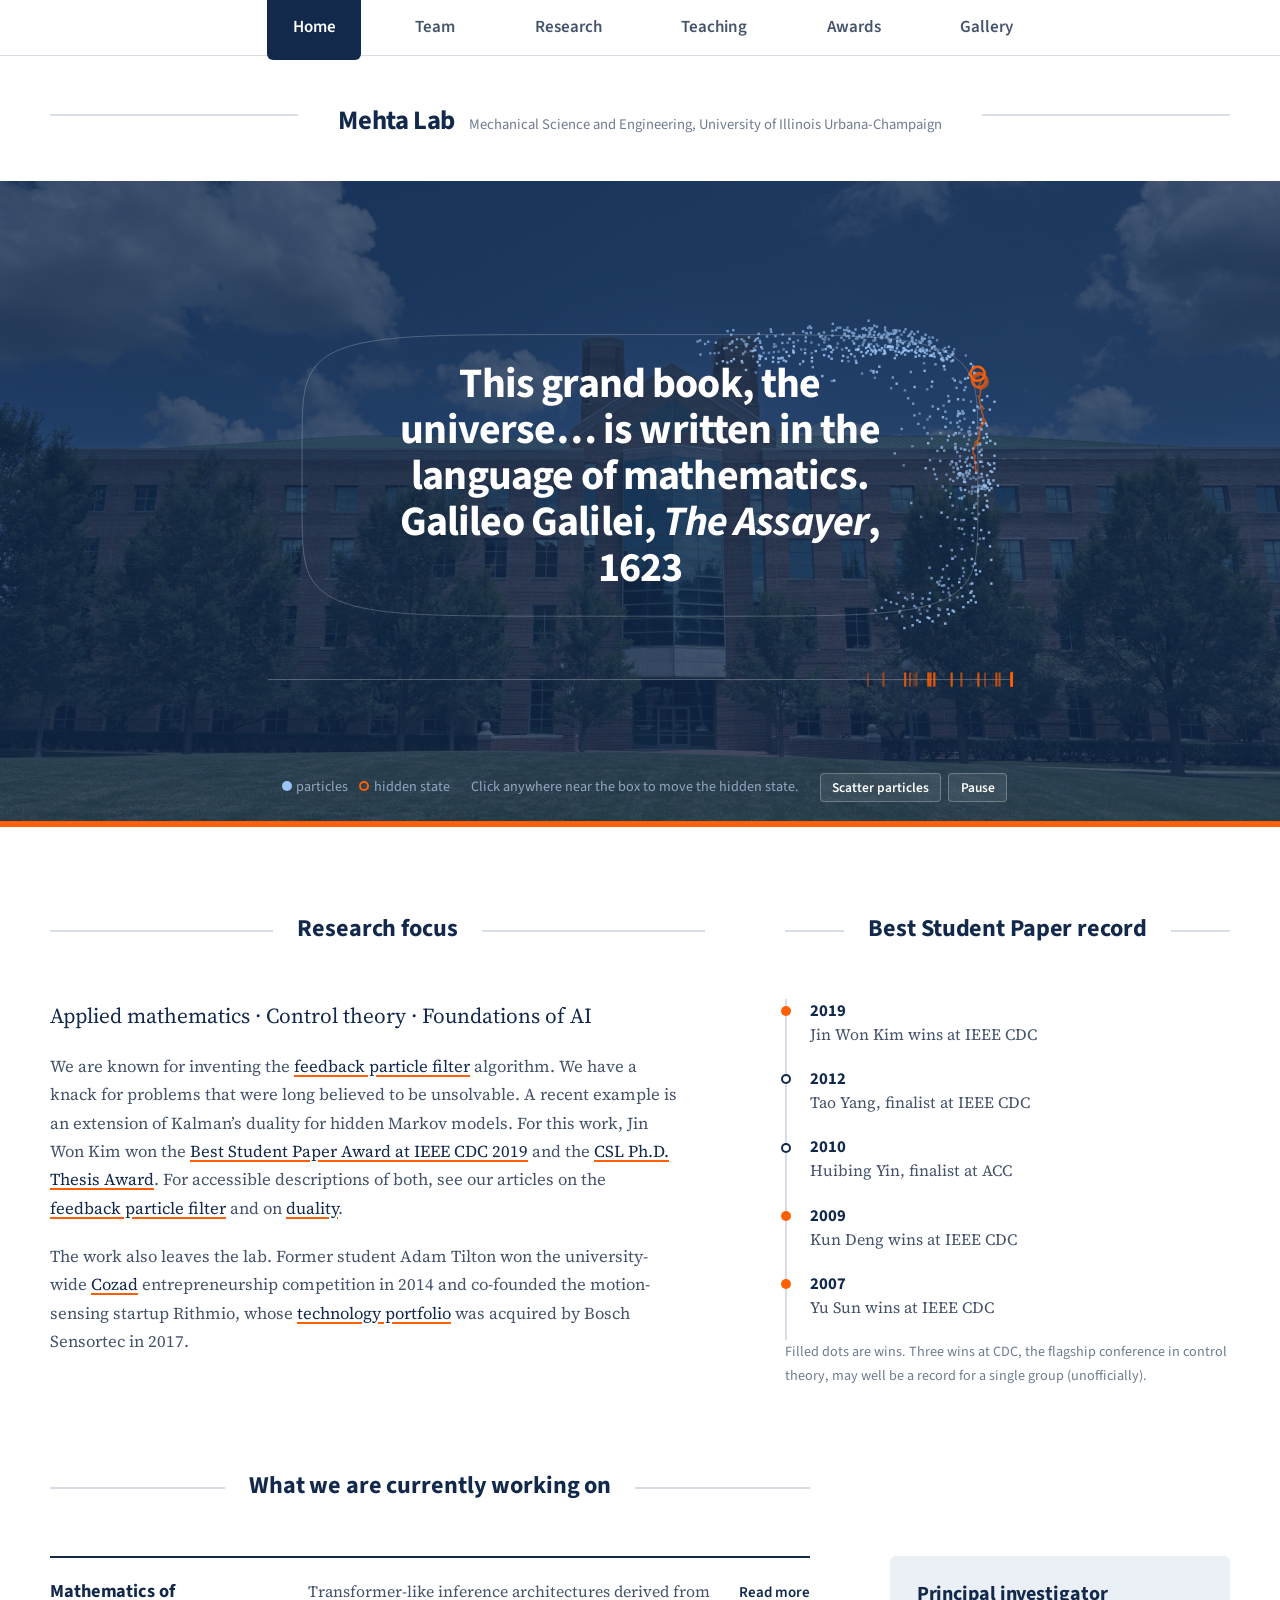
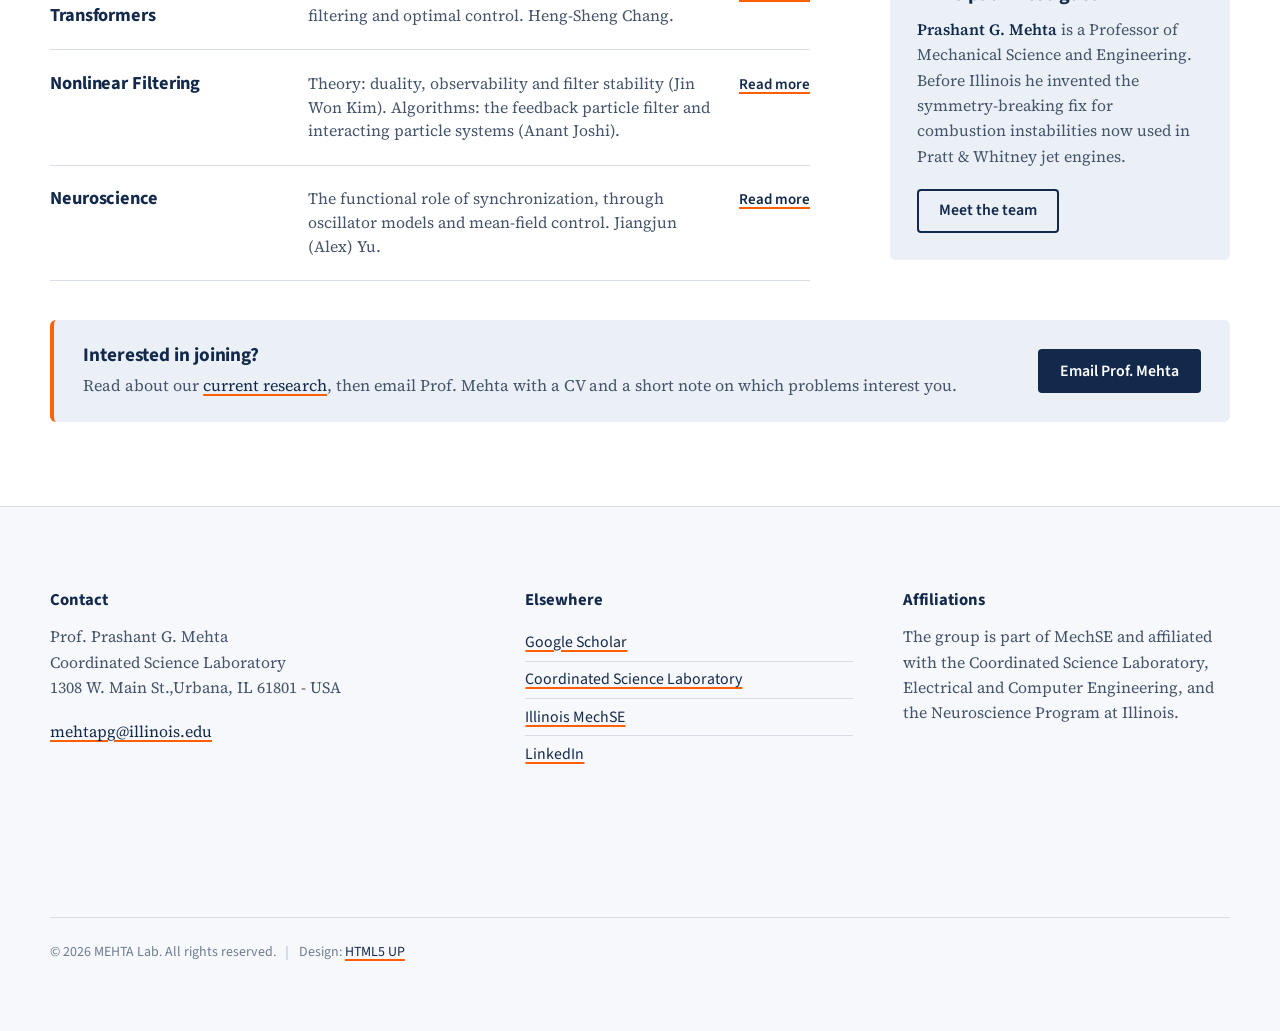
<file: index.html>
<!DOCTYPE HTML>
<!--
	Mehta Research Group, University of Illinois Urbana-Champaign
	Built on TXT by HTML5 UP (html5up.net | @ajlkn), CCA 3.0 license (html5up.net/license)
-->
<html lang="en">
	<head>
		<title>Mehta Lab</title>
		<meta charset="utf-8" />
		<meta name="viewport" content="width=device-width, initial-scale=1" />
		<meta name="description" content="Mehta Lab at the University of Illinois: dynamics, control, nonlinear filtering, soft robotics and learning." />
		<meta property="og:title" content="Mehta Lab | Dynamics and Control at Illinois" />
		<meta property="og:description" content="Mehta Lab at the University of Illinois: dynamics, control, nonlinear filtering, soft robotics and learning." />
		<link rel="stylesheet" href="assets/css/main.css" />
		<link rel="stylesheet" href="assets/css/mehta.css" />
		<link rel="icon" href="images/favicon.svg" type="image/svg+xml" />
		<link rel="icon" href="images/favicon-32.png" type="image/png" sizes="32x32" />
		<link rel="apple-touch-icon" href="images/apple-touch-icon.png" />
	</head>
	<body class="homepage is-preload">
		<div id="page-wrapper">

			<!-- Header -->
				<header id="header">
					<div class="logo container">
						<div>
							<h1><a href="index.html" id="logo">Mehta Lab</a></h1>
							<p>Mechanical Science and Engineering, University of Illinois Urbana-Champaign</p>
						</div>
					</div>
				</header>

			<!-- Nav (dropdowns are handled by jquery.dropotron; on phones main.js turns this into a slide-out panel) -->
				<nav id="nav">
					<ul>
					<li class="current"><a href="index.html">Home</a></li>
					<li><a href="team.html">Team</a></li>
					<li>
						<a href="research.html">Research</a>
						<ul>
							<li><a href="research.html#transformers">Mathematics of Transformers</a></li>
							<li><a href="research.html#filtering">Nonlinear Filtering</a></li>
							<li><a href="research.html#neuroscience">Neuroscience</a></li>
							<li><a href="research.html#soft-robotics">Past Projects</a></li>
						</ul>
					</li>
					<li>
						<a href="teaching.html">Teaching</a>
						<ul>
							<li><a href="teaching.html#me360">ME 360 Signal Processing</a></li>
							<li><a href="teaching.html#tam541">TAM 541 Mathematical Methods I</a></li>
							<li><a href="teaching.html#tam542">TAM 542 Mathematical Methods II</a></li>
							<li><a href="teaching.html#ece515">ECE 515 Control System Theory &amp; Design</a></li>
							<li><a href="teaching.html#ece528">ECE 528 Analysis of Nonlinear Systems</a></li>
						</ul>
					</li>
					<li><a href="awards.html">Awards</a></li>
					<li><a href="gallery.html">Gallery</a></li>
					</ul>
				</nav>

			<!-- Hero: a live feedback particle filter (assets/js/fpf-hero.js) -->
				<section id="banner" class="fpf-hero">
					<canvas id="fpf-canvas" aria-label="Click to move the hidden state." role="img"></canvas>
					<h2 class="hero-phrase hero-quote">
						<q>This grand book, the universe&hellip; is written in the language of mathematics.</q>
						<cite>Galileo Galilei, <i>The Assayer</i>, 1623</cite>
					</h2>
					<div class="hero-caption">
						<p><span class="key particle"></span>particles <span class="key truth"></span>hidden state</p>
						<p>Click anywhere near the box to move the hidden state.</p>
						<div class="hero-controls">
							<button type="button" id="fpf-scatter">Scatter particles</button>
							<button type="button" id="fpf-pause" aria-pressed="false">Pause</button>
						</div>
					</div>
				</section>

			<!-- Main -->
				<section id="main">
					<div class="container">
						<div class="row gtr-200">

							<!-- Research focus -->
							<div class="col-7 col-12-medium">
								<section>
									<h2 class="major"><span>Research focus</span></h2>
									<p class="lead">Applied mathematics &middot; Control theory &middot; Foundations of AI</p>
									<p>
										We are known for inventing the <a href="https://ieeexplore.ieee.org/document/6530707">feedback particle filter</a> algorithm.
										We have a knack for problems that were long believed to be unsolvable. A recent example is an extension of Kalman&rsquo;s duality
										for hidden Markov models. For this work, Jin Won Kim won the
										<a href="https://ieeexplore.ieee.org/document/9030206">Best Student Paper Award at IEEE CDC 2019</a> and the
										<a href="https://mechse.illinois.edu/news/60751">CSL Ph.D. Thesis Award</a>. For accessible descriptions of both, see our articles
										on the <a href="https://ieeexplore.ieee.org/document/9491060">feedback particle filter</a> and on
										<a href="https://arxiv.org/abs/2405.07650">duality</a>.
									</p>
									<p>
										The work also leaves the lab. Former student Adam Tilton won the university-wide
										<a href="https://tec.illinois.edu/programs/cozad/past-winners">Cozad</a> entrepreneurship competition in 2014 and co-founded the
										motion-sensing startup Rithmio, whose <a href="https://patents.google.com/patent/US9582080B1/en">technology portfolio</a>
										was acquired by Bosch Sensortec in 2017.
									</p>
								</section>
							</div>

							<!-- Award timeline -->
							<div class="col-5 col-12-medium">
								<section>
									<h2 class="major"><span>Best Student Paper record</span></h2>
									<ul class="timeline">
										<li class="win"><span class="year">2019</span><span class="what">Jin Won Kim wins at IEEE CDC</span></li>
										<li><span class="year">2012</span><span class="what">Tao Yang, finalist at IEEE CDC</span></li>
										<li><span class="year">2010</span><span class="what">Huibing Yin, finalist at ACC</span></li>
										<li class="win"><span class="year">2009</span><span class="what">Kun Deng wins at IEEE CDC</span></li>
										<li class="win"><span class="year">2007</span><span class="what">Yu Sun wins at IEEE CDC</span></li>
									</ul>
									<p class="legend-note">
										Filled dots are wins. Three wins at CDC, the flagship conference in control theory,
										may well be a record for a single group (unofficially).
									</p>
								</section>
							</div>

							<!-- Research directions (left side, three columns) -->
							<div class="col-8 col-12-medium">
								<section>
									<h2 class="major"><span>What we are currently working on</span></h2>
									<ul class="directions">
										<li>
											<h3><a href="research.html#transformers">Mathematics of Transformers</a></h3>
											<p>Transformer-like inference architectures derived from filtering and optimal control. Heng-Sheng Chang.</p>
											<a class="go" href="research.html#transformers">Read more</a>
										</li>
										<li>
											<h3><a href="research.html#filtering">Nonlinear Filtering</a></h3>
											<p>Theory: duality, observability and filter stability (Jin Won Kim). Algorithms: the feedback particle filter and interacting particle systems (Anant Joshi).</p>
											<a class="go" href="research.html#filtering">Read more</a>
										</li>
										<li>
											<h3><a href="research.html#neuroscience">Neuroscience</a></h3>
											<p>The functional role of synchronization, through oscillator models and mean-field control. Jiangjun (Alex) Yu.</p>
											<a class="go" href="research.html#neuroscience">Read more</a>
										</li>
									</ul>
								</section>
							</div>

							<!-- Principal investigator (right side) -->
							<div class="col-4 col-12-medium">
								<div class="sidebar">
									<section class="panel">
										<h3>Principal investigator</h3>
										<p>
											<strong>Prashant G. Mehta</strong> is a Professor of Mechanical Science and Engineering.
											Before Illinois he invented the symmetry-breaking fix for combustion instabilities now used in Pratt &amp; Whitney jet engines.
										</p>
										<a href="team.html#pi" class="button alt">Meet the team</a>
									</section>
								</div>
							</div>

							<!-- Joining: one slim strip across the full width -->
							<div class="col-12">
								<section class="join-strip">
									<div>
										<h3>Interested in joining?</h3>
										<p>Read about our <a href="research.html">current research</a>, then email Prof. Mehta with a CV and a short note on which problems interest you.</p>
									</div>
									<a href="mailto:mehtapg@illinois.edu" class="button">Email Prof. Mehta</a>
								</section>
							</div>

						</div><!-- /row -->
					</div><!-- /container -->
				</section>

			<!-- Footer -->
				<footer id="footer">
					<div class="container">
						<div class="footer-grid">
							<section>
								<h3>Contact</h3>
								<p>
									Prof. Prashant G. Mehta<br />
									Coordinated Science Laboratory<br />
									1308 W. Main St.,Urbana, IL 61801 - USA 
								</p>
								<p><a href="mailto:mehtapg@illinois.edu">mehtapg@illinois.edu</a></p>
							</section>
							<section>
								<h3>Elsewhere</h3>
								<ul class="plain-links">
									<li><a href="https://scholar.google.com/citations?user=wv9XU7gAAAAJ&amp;hl=en">Google Scholar</a></li>
									<li><a href="https://csl.illinois.edu/">Coordinated Science Laboratory</a></li>
									<li><a href="https://mechse.illinois.edu/">Illinois MechSE</a></li>
									<li><a href="https://www.linkedin.com/in/mehtapg/">LinkedIn</a></li>
								</ul>
							</section>
							<section>
								<h3>Affiliations</h3>
								<p>
									The group is part of MechSE and affiliated with the Coordinated Science Laboratory,
									Electrical and Computer Engineering, and the Neuroscience Program at Illinois.
								</p>
							</section>
						</div>

						<div id="copyright">
							<ul class="menu">
								<li>&copy; <span class="js-year">2026</span> MEHTA Lab. All rights reserved.</li><li>Design: <a href="http://html5up.net">HTML5 UP</a></li>
							</ul>
						</div>
					</div>
				</footer>

		</div>

		<!-- Scripts -->
			<script src="assets/js/jquery.min.js"></script>
			<script src="assets/js/jquery.dropotron.min.js"></script>
			<script src="assets/js/jquery.scrolly.min.js"></script>
			<script src="assets/js/browser.min.js"></script>
			<script src="assets/js/breakpoints.min.js"></script>
			<script src="assets/js/util.js"></script>
			<script src="assets/js/main.js"></script>
			<script src="assets/js/mehta.js"></script>
			<script>document.querySelectorAll('.js-year').forEach(function (e) { e.textContent = new Date().getFullYear(); });</script>
			<script src="assets/js/fpf-hero.js"></script>

	</body>
</html>
</file>
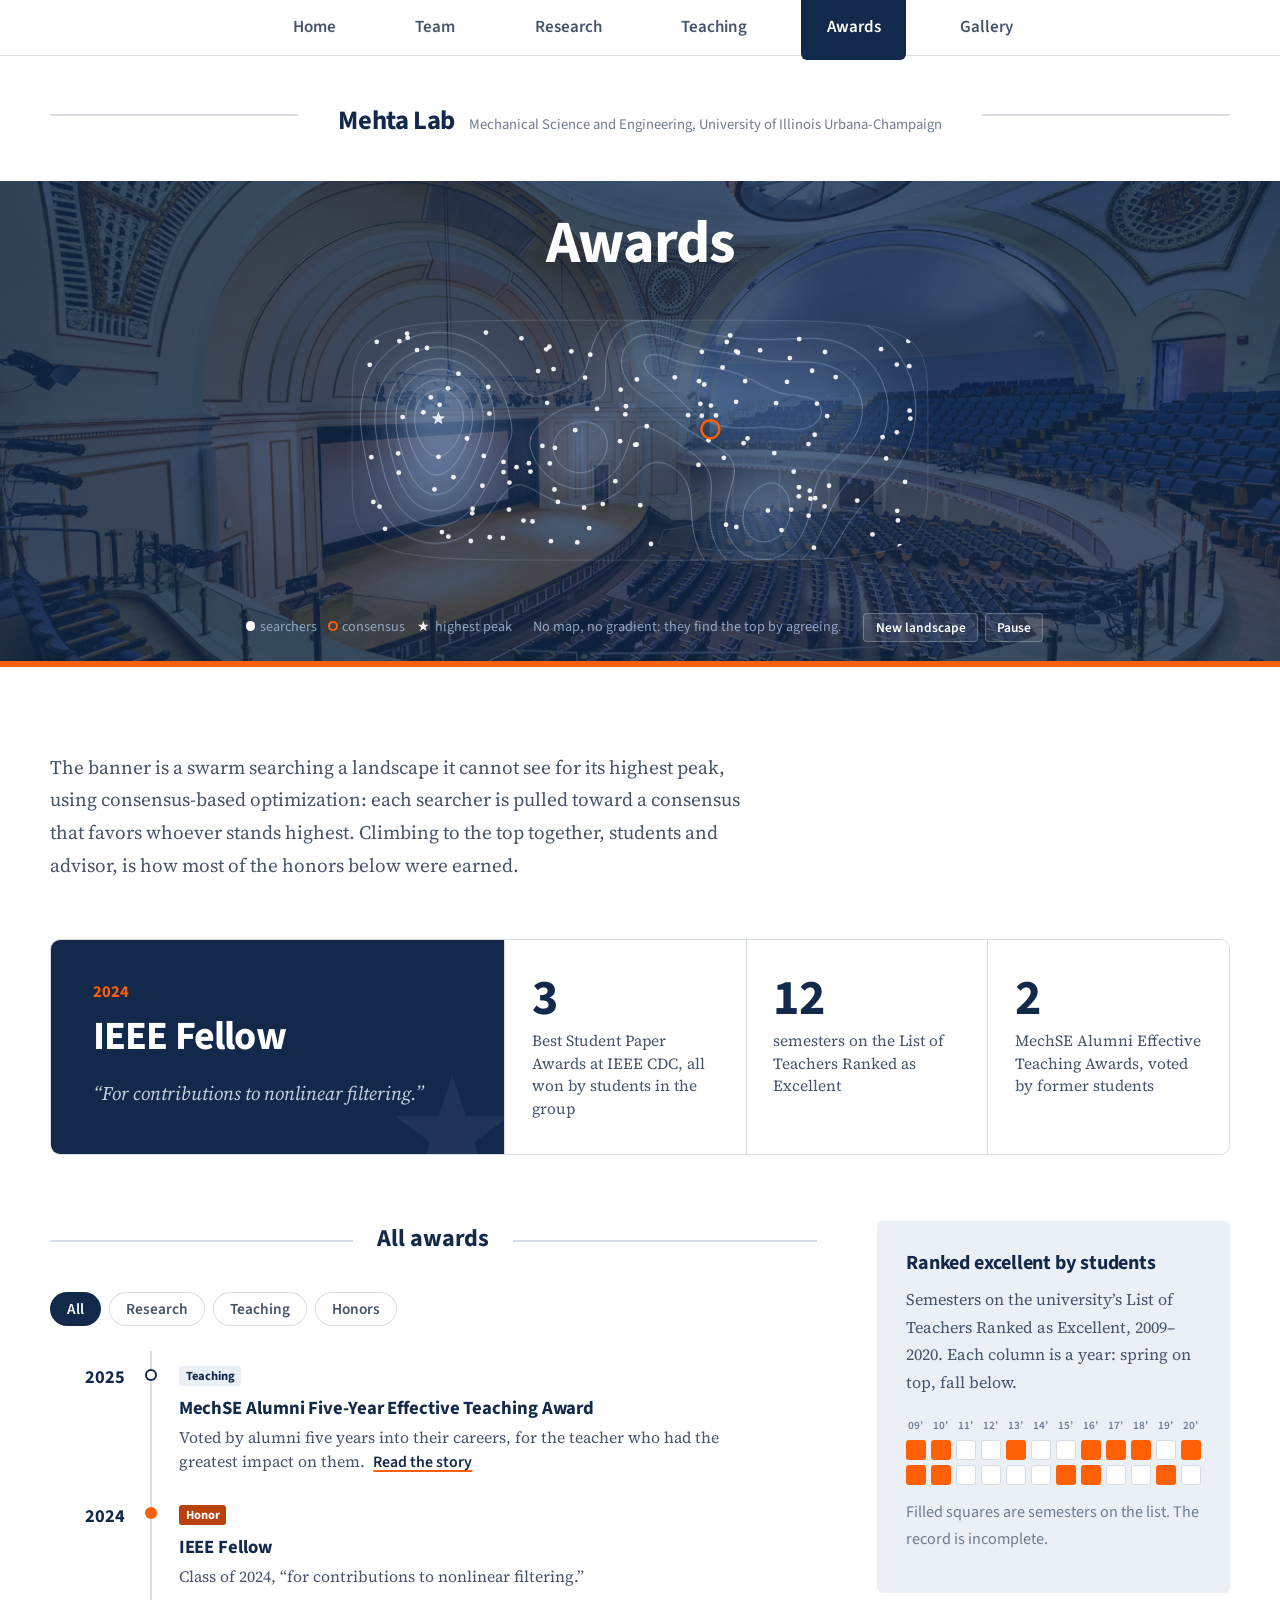
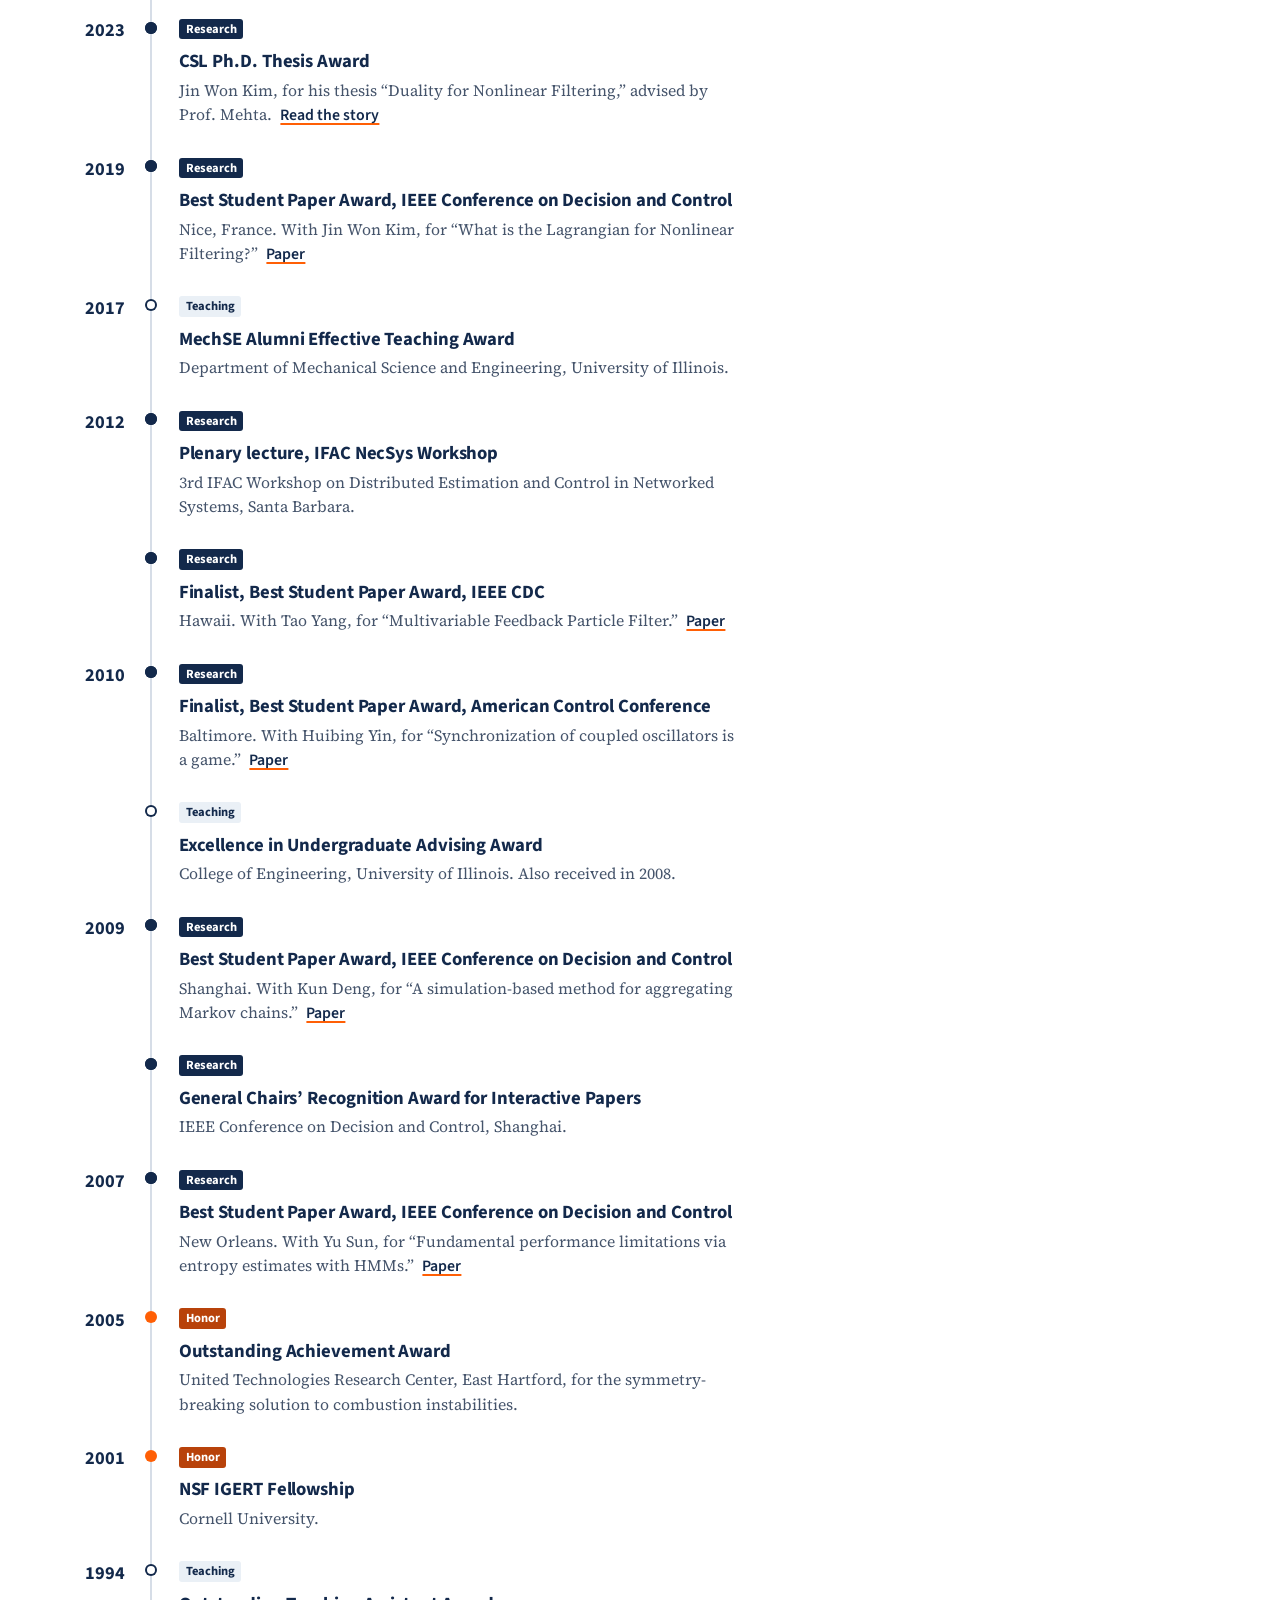
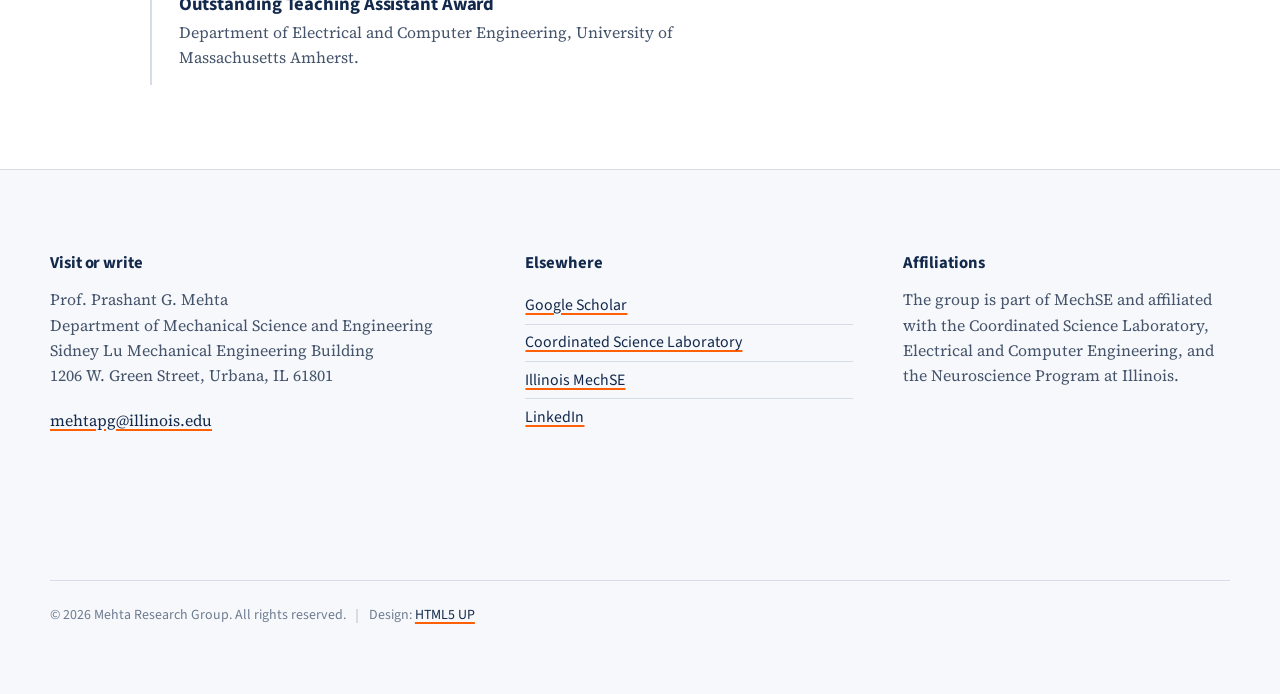
<file: awards.html>
<!DOCTYPE HTML>
<!--
	Mehta Research Group, University of Illinois Urbana-Champaign
	Built on TXT by HTML5 UP (html5up.net | @ajlkn), CCA 3.0 license (html5up.net/license)
-->
<html lang="en">
	<head>
		<title>Awards | MEHTA Lab</title>
		<meta charset="utf-8" />
		<meta name="viewport" content="width=device-width, initial-scale=1" />
		<meta name="description" content="Awards and honors of Prof. Prashant G. Mehta and the Mehta Lab: IEEE Fellow, best paper awards and teaching awards." />
		<meta property="og:title" content="Awards | Mehta Lab" />
		<meta property="og:description" content="Awards and honors of Prof. Prashant G. Mehta and the Mehta Lab: IEEE Fellow, best paper awards and teaching awards." />
		<link rel="stylesheet" href="assets/css/main.css" />
		<link rel="stylesheet" href="assets/css/mehta.css" />
		<link rel="icon" href="images/favicon.svg" type="image/svg+xml" />
		<link rel="icon" href="images/favicon-32.png" type="image/png" sizes="32x32" />
		<link rel="apple-touch-icon" href="images/apple-touch-icon.png" />
	</head>
	<body class="no-sidebar awards is-preload">
		<div id="page-wrapper">

			<!-- Header -->
				<header id="header">
					<div class="logo container">
						<div>
							<h1><a href="index.html" id="logo">Mehta Lab</a></h1>
							<p>Mechanical Science and Engineering, University of Illinois Urbana-Champaign</p>
						</div>
					</div>
				</header>

			<!-- Nav (dropdowns are handled by jquery.dropotron; on phones main.js turns this into a slide-out panel) -->
				<nav id="nav">
					<ul>
					<li><a href="index.html">Home</a></li>
					<li><a href="team.html">Team</a></li>
					<li>
						<a href="research.html">Research</a>
						<ul>
							<li><a href="research.html#transformers">Mathematics of Transformers</a></li>
							<li><a href="research.html#filtering">Nonlinear Filtering</a></li>
							<li><a href="research.html#neuroscience">Neuroscience</a></li>
							<li><a href="research.html#soft-robotics">Past Projects</a></li>
						</ul>
					</li>
					<li>
						<a href="teaching.html">Teaching</a>
						<ul>
							<li><a href="teaching.html#me360">ME 360 Signal Processing</a></li>
							<li><a href="teaching.html#tam541">TAM 541 Mathematical Methods I</a></li>
							<li><a href="teaching.html#tam542">TAM 542 Mathematical Methods II</a></li>
							<li><a href="teaching.html#ece515">ECE 515 Control System Theory &amp; Design</a></li>
							<li><a href="teaching.html#ece528">ECE 528 Analysis of Nonlinear Systems</a></li>
						</ul>
					</li>
					<li class="current"><a href="awards.html">Awards</a></li>
					<li><a href="gallery.html">Gallery</a></li>
					</ul>
				</nav>

			<!-- Hero: a particle swarm searching for the highest peak (assets/js/peak-hero.js) -->
				<section id="banner" class="fpf-hero is-short is-awards" style="background-image: url('images/Awards_Banner.jpg');">
					<canvas id="peak-canvas" aria-label="Animation: a swarm of dots searches a hilly landscape and gathers on its highest peak, marked with a star. Click to scatter the swarm." role="img"></canvas>
					<h2 class="hero-phrase">Awards</h2>
					<div class="hero-caption">
						<p><span class="key particle" style="background:#fff"></span>searchers <span class="key truth"></span>consensus <span class="key-star" aria-hidden="true">&#9733;</span> highest peak</p>
						<p>No map, no gradient: they find the top by agreeing.</p>
						<div class="hero-controls">
							<button type="button" id="peak-new">New landscape</button>
							<button type="button" id="peak-pause" aria-pressed="false">Pause</button>
						</div>
					</div>
				</section>

			<!-- Main -->
				<section id="main">
					<div class="container">

						<header class="page-intro">
							<p>
								The banner is a swarm searching a landscape it cannot see for its highest peak, using consensus-based optimization:
								each searcher is pulled toward a consensus that favors whoever stands highest. Climbing to the top together,
								students and advisor, is how most of the honors below were earned.
							</p>
						</header>

						<!-- Highlights -->
						<section class="award-hero">
							<div class="fellow">
								<p class="fellow-kicker">2024</p>
								<h3>IEEE Fellow</h3>
								<p class="fellow-cite">&ldquo;For contributions to nonlinear filtering.&rdquo;</p>
							</div>
							<ul class="award-stats">
								<li><strong>3</strong><span>Best Student Paper Awards at IEEE CDC, all won by students in the group</span></li>
								<li><strong>12</strong><span>semesters on the List of Teachers Ranked as Excellent</span></li>
								<li><strong>2</strong><span>MechSE Alumni Effective Teaching Awards, voted by former students</span></li>
							</ul>
						</section>

						<div class="row gtr-150">

							<!-- Full list, filterable -->
							<div class="col-8 col-12-medium">
								<h2 class="major"><span>All awards</span></h2>
								<div class="award-filters" role="group" aria-label="Filter awards">
									<button type="button" data-filter="all" aria-pressed="true">All</button>
									<button type="button" data-filter="research" aria-pressed="false">Research</button>
									<button type="button" data-filter="teaching" aria-pressed="false">Teaching</button>
									<button type="button" data-filter="honors" aria-pressed="false">Honors</button>
								</div>
								<!-- Awards, newest first. Copy an <li class="award"> to add one; data-cat is research, teaching or honors. -->
								<ol class="award-list">
								<li class="award" data-cat="teaching">
									<span class="award-year">2025</span>
									<div class="award-body">
										<span class="award-tag tag-teaching">Teaching</span>
										<h4>MechSE Alumni Five-Year Effective Teaching Award</h4>
										<p>Voted by alumni five years into their careers, for the teacher who had the greatest impact on them. <a href="https://mechse.illinois.edu/news/74770">Read the story</a></p>
									</div>
								</li>
								<li class="award" data-cat="honors">
									<span class="award-year">2024</span>
									<div class="award-body">
										<span class="award-tag tag-honors">Honor</span>
										<h4>IEEE Fellow</h4>
										<p>Class of 2024, &ldquo;for contributions to nonlinear filtering.&rdquo;</p>
									</div>
								</li>
								<li class="award" data-cat="research">
									<span class="award-year">2023</span>
									<div class="award-body">
										<span class="award-tag tag-research">Research</span>
										<h4>CSL Ph.D. Thesis Award</h4>
										<p>Jin Won Kim, for his thesis &ldquo;Duality for Nonlinear Filtering,&rdquo; advised by Prof. Mehta. <a href="https://mechse.illinois.edu/news/60751">Read the story</a></p>
									</div>
								</li>
								<li class="award" data-cat="research">
									<span class="award-year">2019</span>
									<div class="award-body">
										<span class="award-tag tag-research">Research</span>
										<h4>Best Student Paper Award, IEEE Conference on Decision and Control</h4>
										<p>Nice, France. With Jin Won Kim, for &ldquo;What is the Lagrangian for Nonlinear Filtering?&rdquo; <a href="https://ieeexplore.ieee.org/document/9030206">Paper</a></p>
									</div>
								</li>
								<li class="award" data-cat="teaching">
									<span class="award-year">2017</span>
									<div class="award-body">
										<span class="award-tag tag-teaching">Teaching</span>
										<h4>MechSE Alumni Effective Teaching Award</h4>
										<p>Department of Mechanical Science and Engineering, University of Illinois.</p>
									</div>
								</li>
								<li class="award" data-cat="research">
									<span class="award-year">2012</span>
									<div class="award-body">
										<span class="award-tag tag-research">Research</span>
										<h4>Plenary lecture, IFAC NecSys Workshop</h4>
										<p>3rd IFAC Workshop on Distributed Estimation and Control in Networked Systems, Santa Barbara.</p>
									</div>
								</li>
								<li class="award" data-cat="research">
									<span class="award-year is-repeat" aria-hidden="true">2012</span>
									<div class="award-body">
										<span class="award-tag tag-research">Research</span>
										<h4>Finalist, Best Student Paper Award, IEEE CDC</h4>
										<p>Hawaii. With Tao Yang, for &ldquo;Multivariable Feedback Particle Filter.&rdquo; <a href="https://ieeexplore.ieee.org/document/6425937/">Paper</a></p>
									</div>
								</li>
								<li class="award" data-cat="research">
									<span class="award-year">2010</span>
									<div class="award-body">
										<span class="award-tag tag-research">Research</span>
										<h4>Finalist, Best Student Paper Award, American Control Conference</h4>
										<p>Baltimore. With Huibing Yin, for &ldquo;Synchronization of coupled oscillators is a game.&rdquo; <a href="https://ieeexplore.ieee.org/document/5531465/">Paper</a></p>
									</div>
								</li>
								<li class="award" data-cat="teaching">
									<span class="award-year is-repeat" aria-hidden="true">2010</span>
									<div class="award-body">
										<span class="award-tag tag-teaching">Teaching</span>
										<h4>Excellence in Undergraduate Advising Award</h4>
										<p>College of Engineering, University of Illinois. Also received in 2008.</p>
									</div>
								</li>
								<li class="award" data-cat="research">
									<span class="award-year">2009</span>
									<div class="award-body">
										<span class="award-tag tag-research">Research</span>
										<h4>Best Student Paper Award, IEEE Conference on Decision and Control</h4>
										<p>Shanghai. With Kun Deng, for &ldquo;A simulation-based method for aggregating Markov chains.&rdquo; <a href="https://ieeexplore.ieee.org/document/5400533/">Paper</a></p>
									</div>
								</li>
								<li class="award" data-cat="research">
									<span class="award-year is-repeat" aria-hidden="true">2009</span>
									<div class="award-body">
										<span class="award-tag tag-research">Research</span>
										<h4>General Chairs&rsquo; Recognition Award for Interactive Papers</h4>
										<p>IEEE Conference on Decision and Control, Shanghai.</p>
									</div>
								</li>
								<li class="award" data-cat="research">
									<span class="award-year">2007</span>
									<div class="award-body">
										<span class="award-tag tag-research">Research</span>
										<h4>Best Student Paper Award, IEEE Conference on Decision and Control</h4>
										<p>New Orleans. With Yu Sun, for &ldquo;Fundamental performance limitations via entropy estimates with HMMs.&rdquo; <a href="https://ieeexplore.ieee.org/document/4434936/">Paper</a></p>
									</div>
								</li>
								<li class="award" data-cat="honors">
									<span class="award-year">2005</span>
									<div class="award-body">
										<span class="award-tag tag-honors">Honor</span>
										<h4>Outstanding Achievement Award</h4>
										<p>United Technologies Research Center, East Hartford, for the symmetry-breaking solution to combustion instabilities.</p>
									</div>
								</li>
								<li class="award" data-cat="honors">
									<span class="award-year">2001</span>
									<div class="award-body">
										<span class="award-tag tag-honors">Honor</span>
										<h4>NSF IGERT Fellowship</h4>
										<p>Cornell University.</p>
									</div>
								</li>
								<li class="award" data-cat="teaching">
									<span class="award-year">1994</span>
									<div class="award-body">
										<span class="award-tag tag-teaching">Teaching</span>
										<h4>Outstanding Teaching Assistant Award</h4>
										<p>Department of Electrical and Computer Engineering, University of Massachusetts Amherst.</p>
									</div>
								</li>
								</ol>
							</div>

							<!-- Teaching excellence grid -->
							<div class="col-4 col-12-medium">
								<aside class="panel sem-panel">
									<h3>Ranked excellent by students</h3>
									<p>Semesters on the university&rsquo;s List of Teachers Ranked as Excellent, 2009&ndash;2020. Each column is a year: spring on top, fall below.</p>
									<div class="sem-grid" role="img" aria-label="12 semesters ranked excellent between 2009 and 2020">
										<div class="sem-year"><span class="sem-label">09&rsquo;</span><span class="sem on" title="Spring 2009: ranked excellent"></span><span class="sem on" title="Fall 2009: ranked excellent"></span></div><div class="sem-year"><span class="sem-label">10&rsquo;</span><span class="sem on" title="Spring 2010: ranked excellent"></span><span class="sem on" title="Fall 2010: ranked excellent"></span></div><div class="sem-year"><span class="sem-label">11&rsquo;</span><span class="sem" title="Spring 2011"></span><span class="sem" title="Fall 2011"></span></div><div class="sem-year"><span class="sem-label">12&rsquo;</span><span class="sem" title="Spring 2012"></span><span class="sem" title="Fall 2012"></span></div><div class="sem-year"><span class="sem-label">13&rsquo;</span><span class="sem on" title="Spring 2013: ranked excellent"></span><span class="sem" title="Fall 2013"></span></div><div class="sem-year"><span class="sem-label">14&rsquo;</span><span class="sem" title="Spring 2014"></span><span class="sem" title="Fall 2014"></span></div><div class="sem-year"><span class="sem-label">15&rsquo;</span><span class="sem" title="Spring 2015"></span><span class="sem on" title="Fall 2015: ranked excellent"></span></div><div class="sem-year"><span class="sem-label">16&rsquo;</span><span class="sem on" title="Spring 2016: ranked excellent"></span><span class="sem on" title="Fall 2016: ranked excellent"></span></div><div class="sem-year"><span class="sem-label">17&rsquo;</span><span class="sem on" title="Spring 2017: ranked excellent"></span><span class="sem" title="Fall 2017"></span></div><div class="sem-year"><span class="sem-label">18&rsquo;</span><span class="sem on" title="Spring 2018: ranked excellent"></span><span class="sem" title="Fall 2018"></span></div><div class="sem-year"><span class="sem-label">19&rsquo;</span><span class="sem" title="Spring 2019"></span><span class="sem on" title="Fall 2019: ranked excellent"></span></div><div class="sem-year"><span class="sem-label">20&rsquo;</span><span class="sem on" title="Spring 2020: ranked excellent"></span><span class="sem" title="Fall 2020"></span></div>
									</div>
									<p class="legend-note">Filled squares are semesters on the list. The record is incomplete.</p>
								</aside>
							</div>

						</div>
					</div>
				</section>

			<!-- Footer -->
				<footer id="footer">
					<div class="container">
						<div class="footer-grid">
							<section>
								<h3>Visit or write</h3>
								<p>
									Prof. Prashant G. Mehta<br />
									Department of Mechanical Science and Engineering<br />
									Sidney Lu Mechanical Engineering Building<br />
									1206 W. Green Street, Urbana, IL 61801
								</p>
								<p><a href="mailto:mehtapg@illinois.edu">mehtapg@illinois.edu</a></p>
							</section>
							<section>
								<h3>Elsewhere</h3>
								<ul class="plain-links">
									<li><a href="https://scholar.google.com/citations?user=wv9XU7gAAAAJ&amp;hl=en">Google Scholar</a></li>
									<li><a href="https://csl.illinois.edu/">Coordinated Science Laboratory</a></li>
									<li><a href="https://mechse.illinois.edu/">Illinois MechSE</a></li>
									<li><a href="https://www.linkedin.com/in/mehtapg/">LinkedIn</a></li>
								</ul>
							</section>
							<section>
								<h3>Affiliations</h3>
								<p>
									The group is part of MechSE and affiliated with the Coordinated Science Laboratory,
									Electrical and Computer Engineering, and the Neuroscience Program at Illinois.
								</p>
							</section>
						</div>

						<div id="copyright">
							<ul class="menu">
								<li>&copy; <span class="js-year">2026</span> Mehta Research Group. All rights reserved.</li><li>Design: <a href="http://html5up.net">HTML5 UP</a></li>
							</ul>
						</div>
					</div>
				</footer>

		</div>

		<!-- Scripts -->
			<script src="assets/js/jquery.min.js"></script>
			<script src="assets/js/jquery.dropotron.min.js"></script>
			<script src="assets/js/jquery.scrolly.min.js"></script>
			<script src="assets/js/browser.min.js"></script>
			<script src="assets/js/breakpoints.min.js"></script>
			<script src="assets/js/util.js"></script>
			<script src="assets/js/main.js"></script>
			<script src="assets/js/mehta.js"></script>
			<script src="assets/js/peak-hero.js"></script>
			<script>document.querySelectorAll('.js-year').forEach(function (e) { e.textContent = new Date().getFullYear(); });</script>

	</body>
</html>
</file>
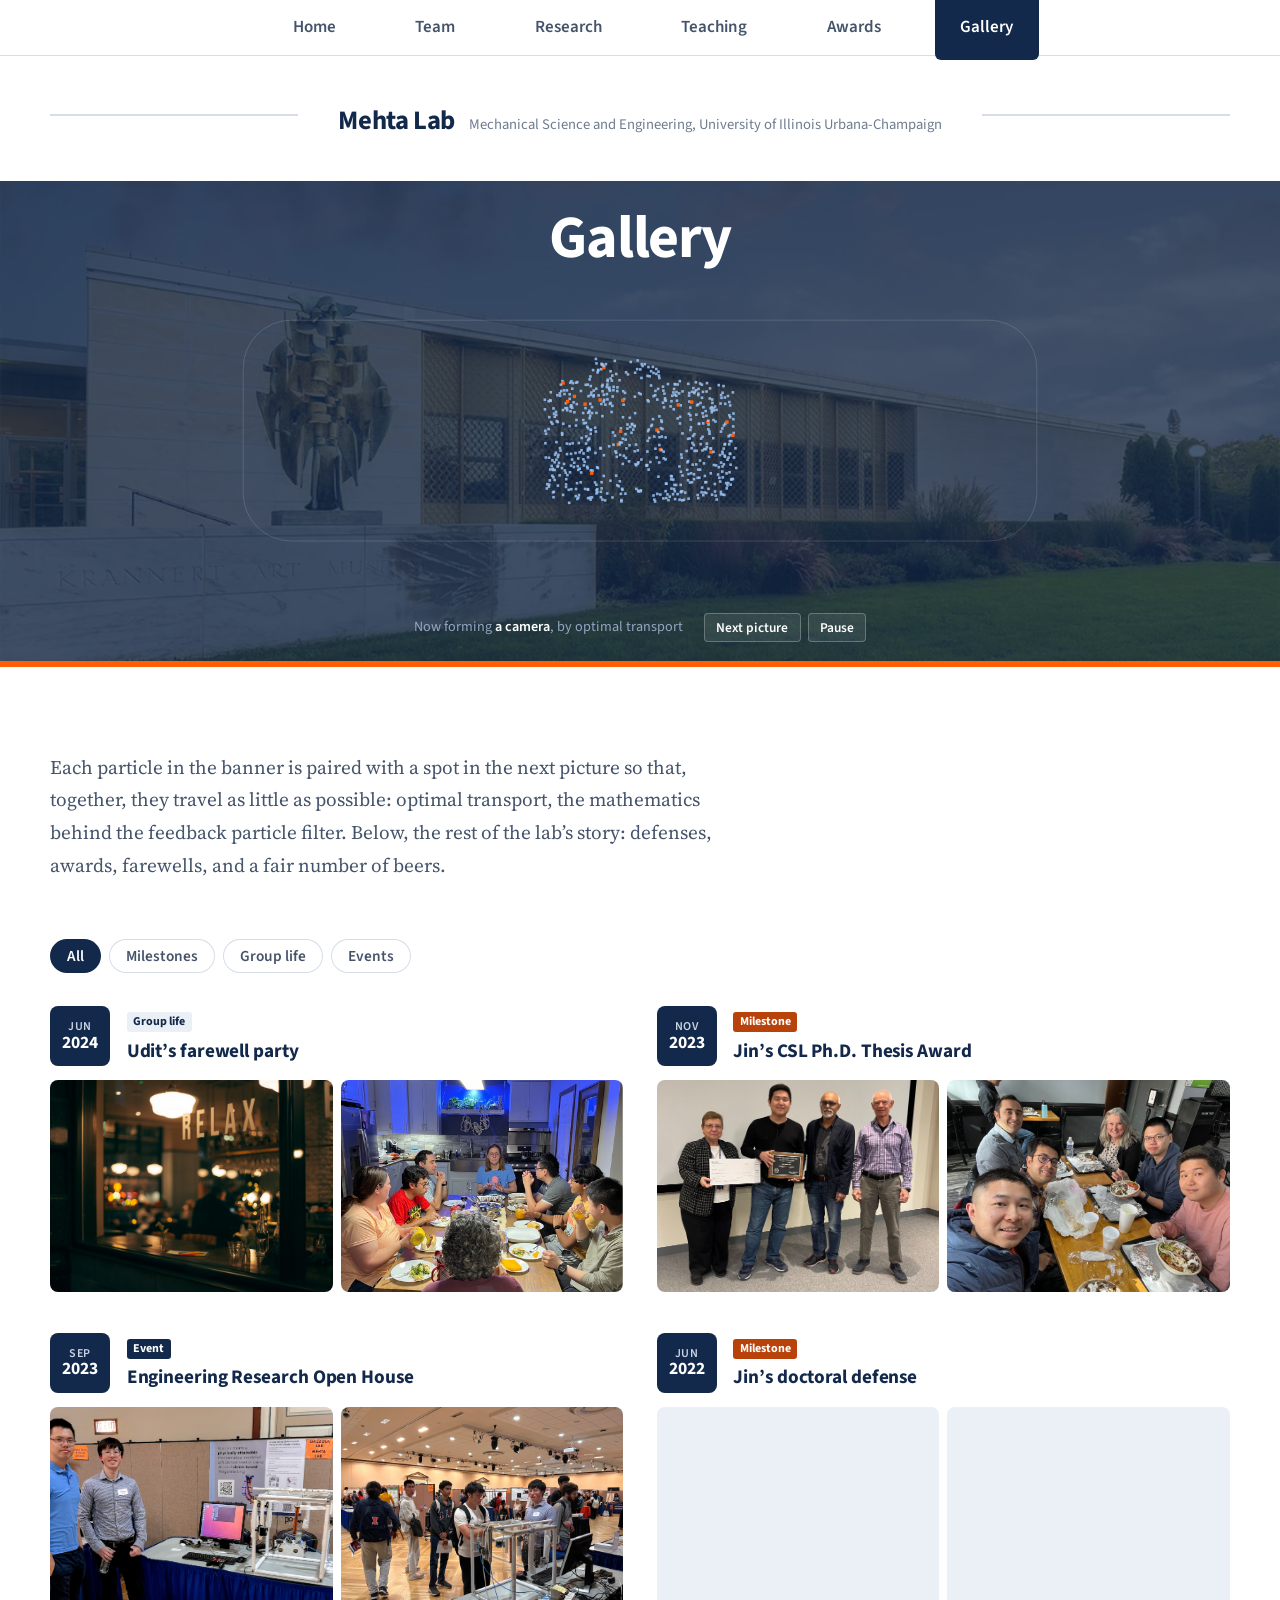
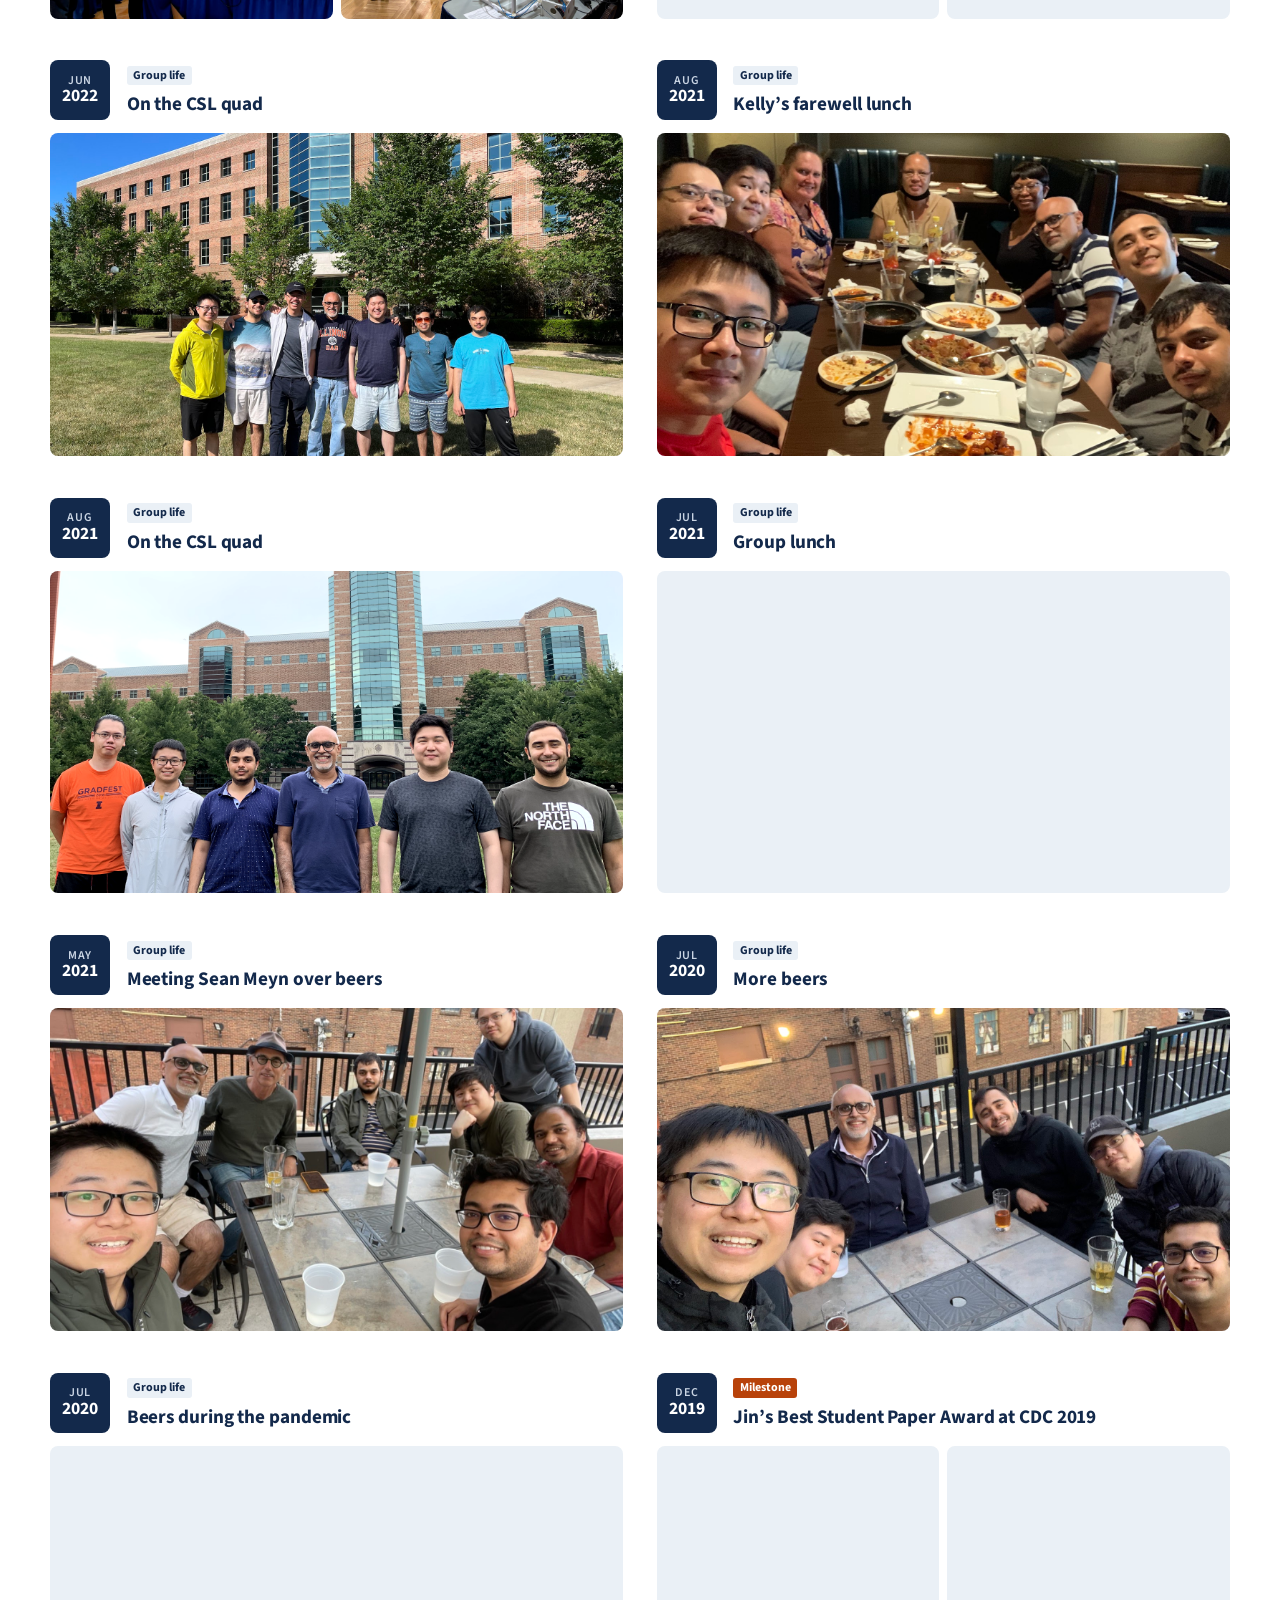
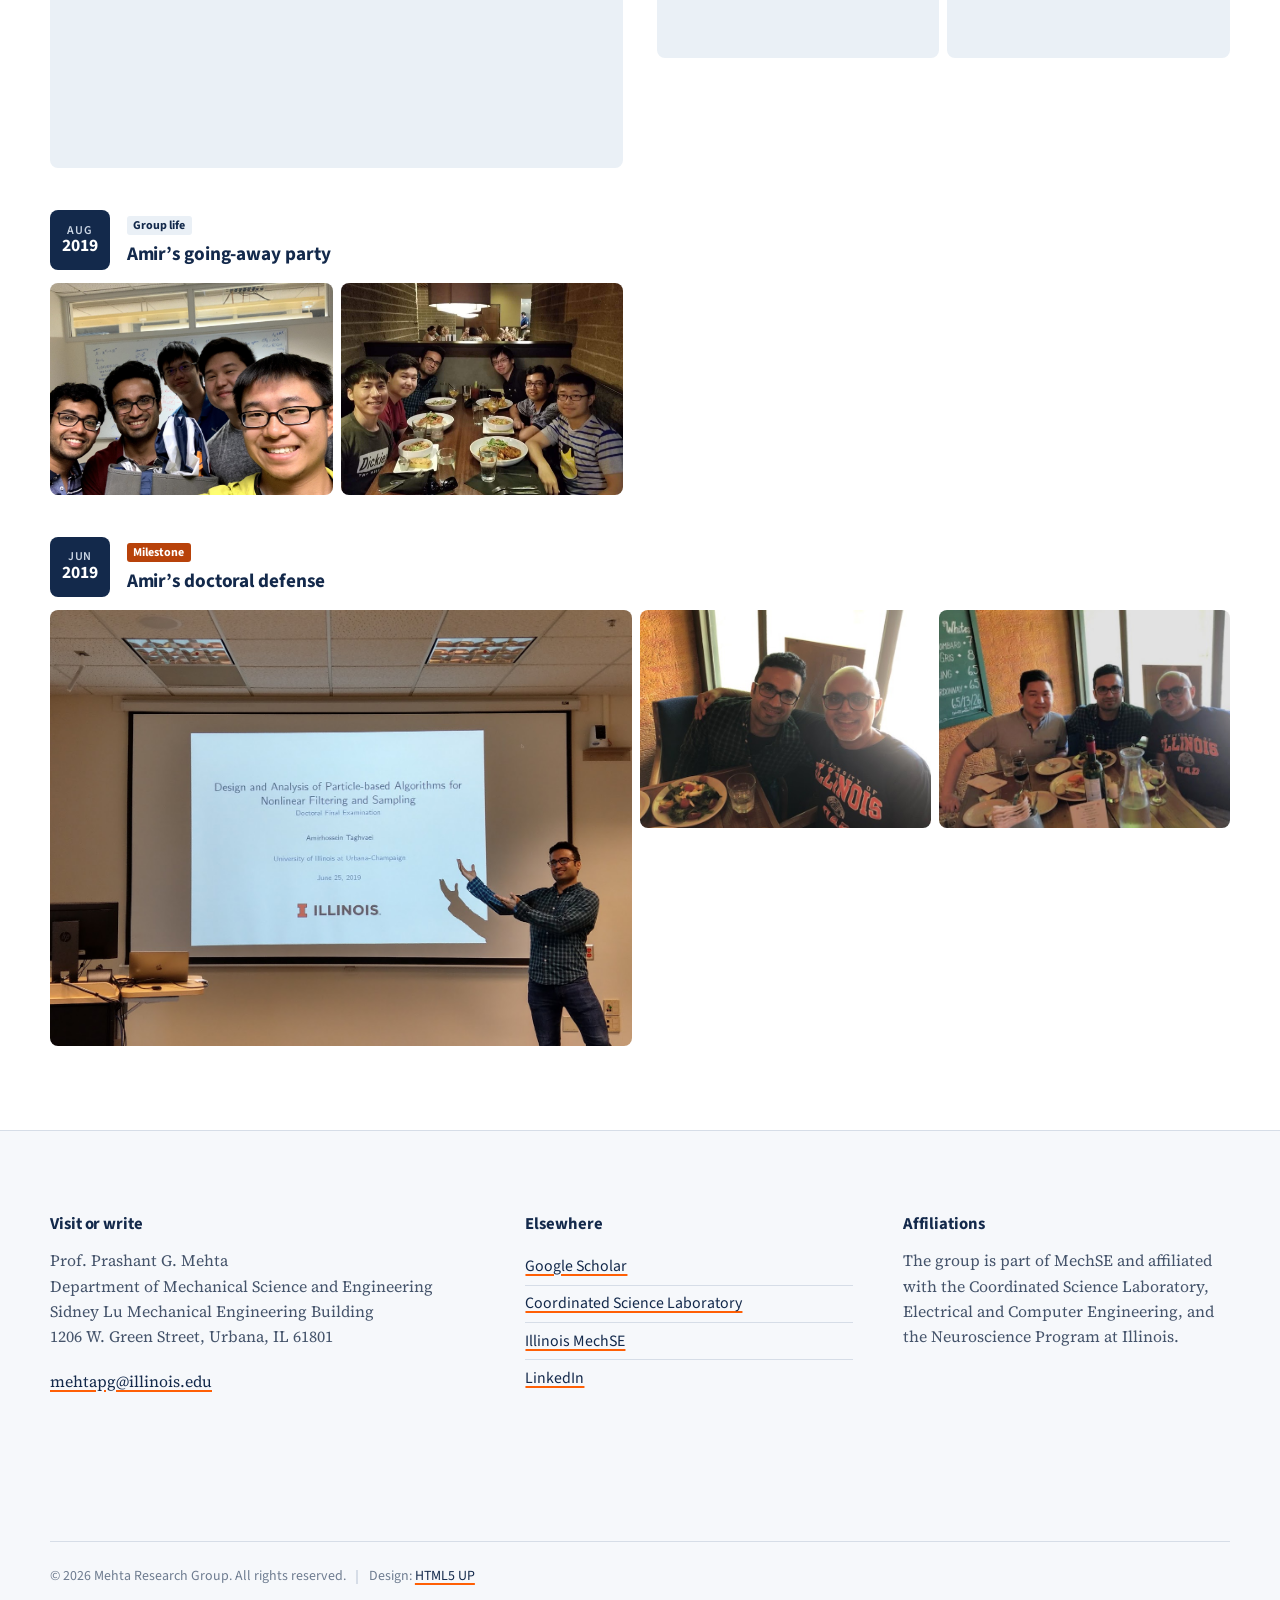
<file: gallery.html>
<!DOCTYPE HTML>
<!--
	Mehta Research Group, University of Illinois Urbana-Champaign
	Built on TXT by HTML5 UP (html5up.net | @ajlkn), CCA 3.0 license (html5up.net/license)
-->
<html lang="en">
	<head>
		<title>Gallery | Mehta Lab</title>
		<meta charset="utf-8" />
		<meta name="viewport" content="width=device-width, initial-scale=1" />
		<meta name="description" content="Photos from the Mehta Lab at Illinois: defenses, awards, farewells and group life." />
		<meta property="og:title" content="Gallery | Mehta Lab" />
		<meta property="og:description" content="Photos from the Mehta Lab at Illinois: defenses, awards, farewells and group life." />
		<link rel="stylesheet" href="assets/css/main.css" />
		<link rel="stylesheet" href="assets/css/mehta.css" />
		<link rel="icon" href="images/favicon.svg" type="image/svg+xml" />
		<link rel="icon" href="images/favicon-32.png" type="image/png" sizes="32x32" />
		<link rel="apple-touch-icon" href="images/apple-touch-icon.png" />
	</head>
	<body class="no-sidebar gallery is-preload">
		<div id="page-wrapper">

			<!-- Header -->
				<header id="header">
					<div class="logo container">
						<div>
							<h1><a href="index.html" id="logo">Mehta Lab</a></h1>
							<p>Mechanical Science and Engineering, University of Illinois Urbana-Champaign</p>
						</div>
					</div>
				</header>

			<!-- Nav (dropdowns are handled by jquery.dropotron; on phones main.js turns this into a slide-out panel) -->
				<nav id="nav">
					<ul>
					<li><a href="index.html">Home</a></li>
					<li><a href="team.html">Team</a></li>
					<li>
						<a href="research.html">Research</a>
						<ul>
							<li><a href="research.html#transformers">Mathematics of Transformers</a></li>
							<li><a href="research.html#filtering">Nonlinear Filtering</a></li>
							<li><a href="research.html#neuroscience">Neuroscience</a></li>
							<li><a href="research.html#soft-robotics">Past Projects</a></li>
						</ul>
					</li>
					<li>
						<a href="teaching.html">Teaching</a>
						<ul>
							<li><a href="teaching.html#me360">ME 360 Signal Processing</a></li>
							<li><a href="teaching.html#tam541">TAM 541 Mathematical Methods I</a></li>
							<li><a href="teaching.html#tam542">TAM 542 Mathematical Methods II</a></li>
							<li><a href="teaching.html#ece515">ECE 515 Control System Theory &amp; Design</a></li>
							<li><a href="teaching.html#ece528">ECE 528 Analysis of Nonlinear Systems</a></li>
						</ul>
					</li>
					<li><a href="awards.html">Awards</a></li>
					<li class="current"><a href="gallery.html">Gallery</a></li>
					</ul>
				</nav>

			<!-- Hero: particles flowing between pictures by optimal transport (assets/js/transport-hero.js) -->
				<section id="banner" class="fpf-hero is-short is-gallery" style="background-image: url('images/Gallery_Banner.webp');">
					<canvas id="ot-canvas" aria-label="Animation: a cloud of particles flows from one picture to the next, a camera, a star, a heart and the word MEHTA." role="img"></canvas>
					<h2 class="hero-phrase">Gallery</h2>
					<div class="hero-caption">
						<p>Now forming <strong id="ot-label">a camera</strong>, by optimal transport</p>
						<div class="hero-controls">
							<button type="button" id="ot-next">Next picture</button>
							<button type="button" id="ot-pause" aria-pressed="false">Pause</button>
						</div>
					</div>
				</section>

			<!-- Main -->
				<section id="main">
					<div class="container">

						<header class="page-intro">
							<p>
								Each particle in the banner is paired with a spot in the next picture so that, together, they travel as little as possible:
								optimal transport, the mathematics behind the feedback particle filter. Below, the rest of the lab&rsquo;s story:
								defenses, awards, farewells, and a fair number of beers.
							</p>
						</header>

						<div class="g-filters" role="group" aria-label="Filter photos">
							<button type="button" data-gfilter="all" aria-pressed="true">All</button>
							<button type="button" data-gfilter="milestones" aria-pressed="false">Milestones</button>
							<button type="button" data-gfilter="people" aria-pressed="false">Group life</button>
							<button type="button" data-gfilter="events" aria-pressed="false">Events</button>
						</div>

						<!-- Events, newest first. To add one, copy an <article class="g-event"> block.
						     Put the photos in images/gallery/ and point src at them (data-remote is only needed for the old Google-hosted photos). -->
						<div class="g-wall">

								<article class="g-event" data-cat="people" data-count="2">
									<header>
										<time datetime="2024-06"><span class="g-mon">Jun </span><span class="g-yr">2024</span></time>
										<div>
											<span class="g-tag tag-people">Group life</span>
											<h3>Udit&rsquo;s farewell party</h3>
										</div>
									</header>
									<div class="g-photos n2">
										<button type="button" class="g-photo" aria-label="View larger: Udit’s farewell party, June 2024, photo 1 of 2">
											<img src="images/gallery/2024-06-udit-farewell-1.jpg" data-remote="https://lh7-us.googleusercontent.com/sitesv-images-rt/[base64]w1280" alt="Udit’s farewell party, June 2024, photo 1 of 2" loading="lazy" decoding="async" />
										</button>
										<button type="button" class="g-photo" aria-label="View larger: Udit’s farewell party, June 2024, photo 2 of 2">
											<img src="images/gallery/2024-06-udit-farewell-2.jpg" data-remote="https://lh7-us.googleusercontent.com/sitesv-images-rt/[base64]w1280" alt="Udit’s farewell party, June 2024, photo 2 of 2" loading="lazy" decoding="async" />
										</button>
									</div>
								</article>
								<article class="g-event" data-cat="milestones" data-count="2">
									<header>
										<time datetime="2023-11"><span class="g-mon">Nov </span><span class="g-yr">2023</span></time>
										<div>
											<span class="g-tag tag-milestones">Milestone</span>
											<h3>Jin&rsquo;s CSL Ph.D. Thesis Award</h3>
										</div>
									</header>
									<div class="g-photos n2">
										<button type="button" class="g-photo" aria-label="View larger: Jin’s CSL Ph.D. Thesis Award, November 2023, photo 1 of 2">
											<img src="images/gallery/2023-11-jin-thesis-award-1.jpg" data-remote="https://lh7-us.googleusercontent.com/sitesv-images-rt/[base64]w1280" alt="Jin’s CSL Ph.D. Thesis Award, November 2023, photo 1 of 2" loading="lazy" decoding="async" />
										</button>
										<button type="button" class="g-photo" aria-label="View larger: Jin’s CSL Ph.D. Thesis Award, November 2023, photo 2 of 2">
											<img src="images/gallery/2023-11-jin-thesis-award-2.jpg" data-remote="https://lh7-us.googleusercontent.com/sitesv-images-rt/[base64]w1280" alt="Jin’s CSL Ph.D. Thesis Award, November 2023, photo 2 of 2" loading="lazy" decoding="async" />
										</button>
									</div>
								</article>
								<article class="g-event" data-cat="events" data-count="2">
									<header>
										<time datetime="2023-09"><span class="g-mon">Sep </span><span class="g-yr">2023</span></time>
										<div>
											<span class="g-tag tag-events">Event</span>
											<h3>Engineering Research Open House</h3>
										</div>
									</header>
									<div class="g-photos n2">
										<button type="button" class="g-photo" aria-label="View larger: Engineering Research Open House, September 2023, photo 1 of 2">
											<img src="images/gallery/2023-09-open-house-1.jpg" data-remote="https://lh7-us.googleusercontent.com/sitesv-images-rt/[base64]w1280" alt="Engineering Research Open House, September 2023, photo 1 of 2" loading="lazy" decoding="async" />
										</button>
										<button type="button" class="g-photo" aria-label="View larger: Engineering Research Open House, September 2023, photo 2 of 2">
											<img src="images/gallery/2023-09-open-house-2.jpg" data-remote="https://lh7-us.googleusercontent.com/sitesv-images-rt/[base64]w1280" alt="Engineering Research Open House, September 2023, photo 2 of 2" loading="lazy" decoding="async" />
										</button>
									</div>
								</article>
								<article class="g-event" data-cat="milestones" data-count="2">
									<header>
										<time datetime="2022-06"><span class="g-mon">Jun </span><span class="g-yr">2022</span></time>
										<div>
											<span class="g-tag tag-milestones">Milestone</span>
											<h3>Jin&rsquo;s doctoral defense</h3>
										</div>
									</header>
									<div class="g-photos n2">
										<button type="button" class="g-photo" aria-label="View larger: Jin’s doctoral defense, June 2022, photo 1 of 2">
											<img src="images/gallery/2022-06-jin-defense-1.jpg" data-remote="https://lh7-us.googleusercontent.com/sitesv-images-rt/[base64]w1280" alt="Jin’s doctoral defense, June 2022, photo 1 of 2" loading="lazy" decoding="async" />
										</button>
										<button type="button" class="g-photo" aria-label="View larger: Jin’s doctoral defense, June 2022, photo 2 of 2">
											<img src="images/gallery/2022-06-jin-defense-2.jpg" data-remote="https://lh7-us.googleusercontent.com/sitesv-images-rt/[base64]w1280" alt="Jin’s doctoral defense, June 2022, photo 2 of 2" loading="lazy" decoding="async" />
										</button>
									</div>
								</article>
								<article class="g-event" data-cat="people" data-count="1">
									<header>
										<time datetime="2022-06"><span class="g-mon">Jun </span><span class="g-yr">2022</span></time>
										<div>
											<span class="g-tag tag-people">Group life</span>
											<h3>On the CSL quad</h3>
										</div>
									</header>
									<div class="g-photos n1">
										<button type="button" class="g-photo" aria-label="View larger: On the CSL quad, June 2022, photo 1 of 1">
											<img src="images/gallery/2022-06-csl-quad-2022-1.jpg" data-remote="https://lh7-us.googleusercontent.com/sitesv-images-rt/[base64]w1280" alt="On the CSL quad, June 2022, photo 1 of 1" loading="lazy" decoding="async" />
										</button>
									</div>
								</article>
								<article class="g-event" data-cat="people" data-count="1">
									<header>
										<time datetime="2021-08"><span class="g-mon">Aug </span><span class="g-yr">2021</span></time>
										<div>
											<span class="g-tag tag-people">Group life</span>
											<h3>Kelly&rsquo;s farewell lunch</h3>
										</div>
									</header>
									<div class="g-photos n1">
										<button type="button" class="g-photo" aria-label="View larger: Kelly’s farewell lunch, August 2021, photo 1 of 1">
											<img src="images/gallery/2021-08-kelly-farewell-1.jpg" data-remote="https://lh7-us.googleusercontent.com/sitesv-images-rt/[base64]w1280" alt="Kelly’s farewell lunch, August 2021, photo 1 of 1" loading="lazy" decoding="async" />
										</button>
									</div>
								</article>
								<article class="g-event" data-cat="people" data-count="1">
									<header>
										<time datetime="2021-08"><span class="g-mon">Aug </span><span class="g-yr">2021</span></time>
										<div>
											<span class="g-tag tag-people">Group life</span>
											<h3>On the CSL quad</h3>
										</div>
									</header>
									<div class="g-photos n1">
										<button type="button" class="g-photo" aria-label="View larger: On the CSL quad, August 2021, photo 1 of 1">
											<img src="images/gallery/2021-08-csl-quad-2021-1.jpg" data-remote="https://lh7-us.googleusercontent.com/sitesv-images-rt/[base64]w1280" alt="On the CSL quad, August 2021, photo 1 of 1" loading="lazy" decoding="async" />
										</button>
									</div>
								</article>
								<article class="g-event" data-cat="people" data-count="1">
									<header>
										<time datetime="2021-07"><span class="g-mon">Jul </span><span class="g-yr">2021</span></time>
										<div>
											<span class="g-tag tag-people">Group life</span>
											<h3>Group lunch</h3>
										</div>
									</header>
									<div class="g-photos n1">
										<button type="button" class="g-photo" aria-label="View larger: Group lunch, July 2021, photo 1 of 1">
											<img src="images/gallery/2021-07-lunch-2021-1.jpg" data-remote="https://lh7-us.googleusercontent.com/sitesv-images-rt/[base64]w1280" alt="Group lunch, July 2021, photo 1 of 1" loading="lazy" decoding="async" />
										</button>
									</div>
								</article>
								<article class="g-event" data-cat="people" data-count="1">
									<header>
										<time datetime="2021-05"><span class="g-mon">May </span><span class="g-yr">2021</span></time>
										<div>
											<span class="g-tag tag-people">Group life</span>
											<h3>Meeting Sean Meyn over beers</h3>
										</div>
									</header>
									<div class="g-photos n1">
										<button type="button" class="g-photo" aria-label="View larger: Meeting Sean Meyn over beers, May 2021, photo 1 of 1">
											<img src="images/gallery/2021-05-sean-meyn-1.jpg" data-remote="https://lh7-us.googleusercontent.com/sitesv-images-rt/[base64]w1280" alt="Meeting Sean Meyn over beers, May 2021, photo 1 of 1" loading="lazy" decoding="async" />
										</button>
									</div>
								</article>
								<article class="g-event" data-cat="people" data-count="1">
									<header>
										<time datetime="2020-07"><span class="g-mon">Jul </span><span class="g-yr">2020</span></time>
										<div>
											<span class="g-tag tag-people">Group life</span>
											<h3>More beers</h3>
										</div>
									</header>
									<div class="g-photos n1">
										<button type="button" class="g-photo" aria-label="View larger: More beers, July 2020, photo 1 of 1">
											<img src="images/gallery/2020-07-beers-2020b-1.jpg" data-remote="https://lh7-us.googleusercontent.com/sitesv-images-rt/[base64]w1280" alt="More beers, July 2020, photo 1 of 1" loading="lazy" decoding="async" />
										</button>
									</div>
								</article>
								<article class="g-event" data-cat="people" data-count="1">
									<header>
										<time datetime="2020-07"><span class="g-mon">Jul </span><span class="g-yr">2020</span></time>
										<div>
											<span class="g-tag tag-people">Group life</span>
											<h3>Beers during the pandemic</h3>
										</div>
									</header>
									<div class="g-photos n1">
										<button type="button" class="g-photo" aria-label="View larger: Beers during the pandemic, July 2020, photo 1 of 1">
											<img src="images/gallery/2020-07-beers-2020a-1.jpg" data-remote="https://lh7-us.googleusercontent.com/sitesv-images-rt/[base64]w1280" alt="Beers during the pandemic, July 2020, photo 1 of 1" loading="lazy" decoding="async" />
										</button>
									</div>
								</article>
								<article class="g-event" data-cat="milestones" data-count="2">
									<header>
										<time datetime="2019-12"><span class="g-mon">Dec </span><span class="g-yr">2019</span></time>
										<div>
											<span class="g-tag tag-milestones">Milestone</span>
											<h3>Jin&rsquo;s Best Student Paper Award at CDC 2019</h3>
										</div>
									</header>
									<div class="g-photos n2">
										<button type="button" class="g-photo" aria-label="View larger: Jin’s Best Student Paper Award at CDC 2019, December 2019, photo 1 of 2">
											<img src="images/gallery/2019-12-cdc-2019-1.jpg" data-remote="https://lh7-us.googleusercontent.com/sitesv-images-rt/[base64]w1280" alt="Jin’s Best Student Paper Award at CDC 2019, December 2019, photo 1 of 2" loading="lazy" decoding="async" />
										</button>
										<button type="button" class="g-photo" aria-label="View larger: Jin’s Best Student Paper Award at CDC 2019, December 2019, photo 2 of 2">
											<img src="images/gallery/2019-12-cdc-2019-2.jpg" data-remote="https://lh7-us.googleusercontent.com/sitesv-images-rt/[base64]w1280" alt="Jin’s Best Student Paper Award at CDC 2019, December 2019, photo 2 of 2" loading="lazy" decoding="async" />
										</button>
									</div>
								</article>
								<article class="g-event" data-cat="people" data-count="2">
									<header>
										<time datetime="2019-08"><span class="g-mon">Aug </span><span class="g-yr">2019</span></time>
										<div>
											<span class="g-tag tag-people">Group life</span>
											<h3>Amir&rsquo;s going-away party</h3>
										</div>
									</header>
									<div class="g-photos n2">
										<button type="button" class="g-photo" aria-label="View larger: Amir’s going-away party, August 2019, photo 1 of 2">
											<img src="images/gallery/2019-08-amir-farewell-1.jpg" data-remote="https://lh7-us.googleusercontent.com/sitesv-images-rt/[base64]w1280" alt="Amir’s going-away party, August 2019, photo 1 of 2" loading="lazy" decoding="async" />
										</button>
										<button type="button" class="g-photo" aria-label="View larger: Amir’s going-away party, August 2019, photo 2 of 2">
											<img src="images/gallery/2019-08-amir-farewell-2.jpg" data-remote="https://lh7-us.googleusercontent.com/sitesv-images-rt/[base64]w1280" alt="Amir’s going-away party, August 2019, photo 2 of 2" loading="lazy" decoding="async" />
										</button>
									</div>
								</article>
								<article class="g-event" data-cat="milestones" data-count="3">
									<header>
										<time datetime="2019-06"><span class="g-mon">Jun </span><span class="g-yr">2019</span></time>
										<div>
											<span class="g-tag tag-milestones">Milestone</span>
											<h3>Amir&rsquo;s doctoral defense</h3>
										</div>
									</header>
									<div class="g-photos n3">
										<button type="button" class="g-photo" aria-label="View larger: Amir’s doctoral defense, June 2019, photo 1 of 3">
											<img src="images/gallery/2019-06-amir-defense-1.jpg" data-remote="https://lh7-us.googleusercontent.com/sitesv-images-rt/[base64]w1280" alt="Amir’s doctoral defense, June 2019, photo 1 of 3" loading="lazy" decoding="async" />
										</button>
										<button type="button" class="g-photo" aria-label="View larger: Amir’s doctoral defense, June 2019, photo 2 of 3">
											<img src="images/gallery/2019-06-amir-defense-2.jpg" data-remote="https://lh7-us.googleusercontent.com/sitesv-images-rt/[base64]w1280" alt="Amir’s doctoral defense, June 2019, photo 2 of 3" loading="lazy" decoding="async" />
										</button>
										<button type="button" class="g-photo" aria-label="View larger: Amir’s doctoral defense, June 2019, photo 3 of 3">
											<img src="images/gallery/2019-06-amir-defense-3.jpg" data-remote="https://lh7-us.googleusercontent.com/sitesv-images-rt/[base64]w1280" alt="Amir’s doctoral defense, June 2019, photo 3 of 3" loading="lazy" decoding="async" />
										</button>
									</div>
								</article>
						</div>

					</div>
				</section>

			<!-- Footer -->
				<footer id="footer">
					<div class="container">
						<div class="footer-grid">
							<section>
								<h3>Visit or write</h3>
								<p>
									Prof. Prashant G. Mehta<br />
									Department of Mechanical Science and Engineering<br />
									Sidney Lu Mechanical Engineering Building<br />
									1206 W. Green Street, Urbana, IL 61801
								</p>
								<p><a href="mailto:mehtapg@illinois.edu">mehtapg@illinois.edu</a></p>
							</section>
							<section>
								<h3>Elsewhere</h3>
								<ul class="plain-links">
									<li><a href="https://scholar.google.com/citations?user=wv9XU7gAAAAJ&amp;hl=en">Google Scholar</a></li>
									<li><a href="https://csl.illinois.edu/">Coordinated Science Laboratory</a></li>
									<li><a href="https://mechse.illinois.edu/">Illinois MechSE</a></li>
									<li><a href="https://www.linkedin.com/in/mehtapg/">LinkedIn</a></li>
								</ul>
							</section>
							<section>
								<h3>Affiliations</h3>
								<p>
									The group is part of MechSE and affiliated with the Coordinated Science Laboratory,
									Electrical and Computer Engineering, and the Neuroscience Program at Illinois.
								</p>
							</section>
						</div>

						<div id="copyright">
							<ul class="menu">
								<li>&copy; <span class="js-year">2026</span> Mehta Research Group. All rights reserved.</li><li>Design: <a href="http://html5up.net">HTML5 UP</a></li>
							</ul>
						</div>
					</div>
				</footer>

		</div>

		<!-- Scripts -->
			<script src="assets/js/jquery.min.js"></script>
			<script src="assets/js/jquery.dropotron.min.js"></script>
			<script src="assets/js/jquery.scrolly.min.js"></script>
			<script src="assets/js/browser.min.js"></script>
			<script src="assets/js/breakpoints.min.js"></script>
			<script src="assets/js/util.js"></script>
			<script src="assets/js/main.js"></script>
			<script src="assets/js/mehta.js"></script>
			<script src="assets/js/transport-hero.js"></script>
			<script src="assets/js/gallery.js"></script>
			<script>document.querySelectorAll('.js-year').forEach(function (e) { e.textContent = new Date().getFullYear(); });</script>

	</body>
</html>
</file>
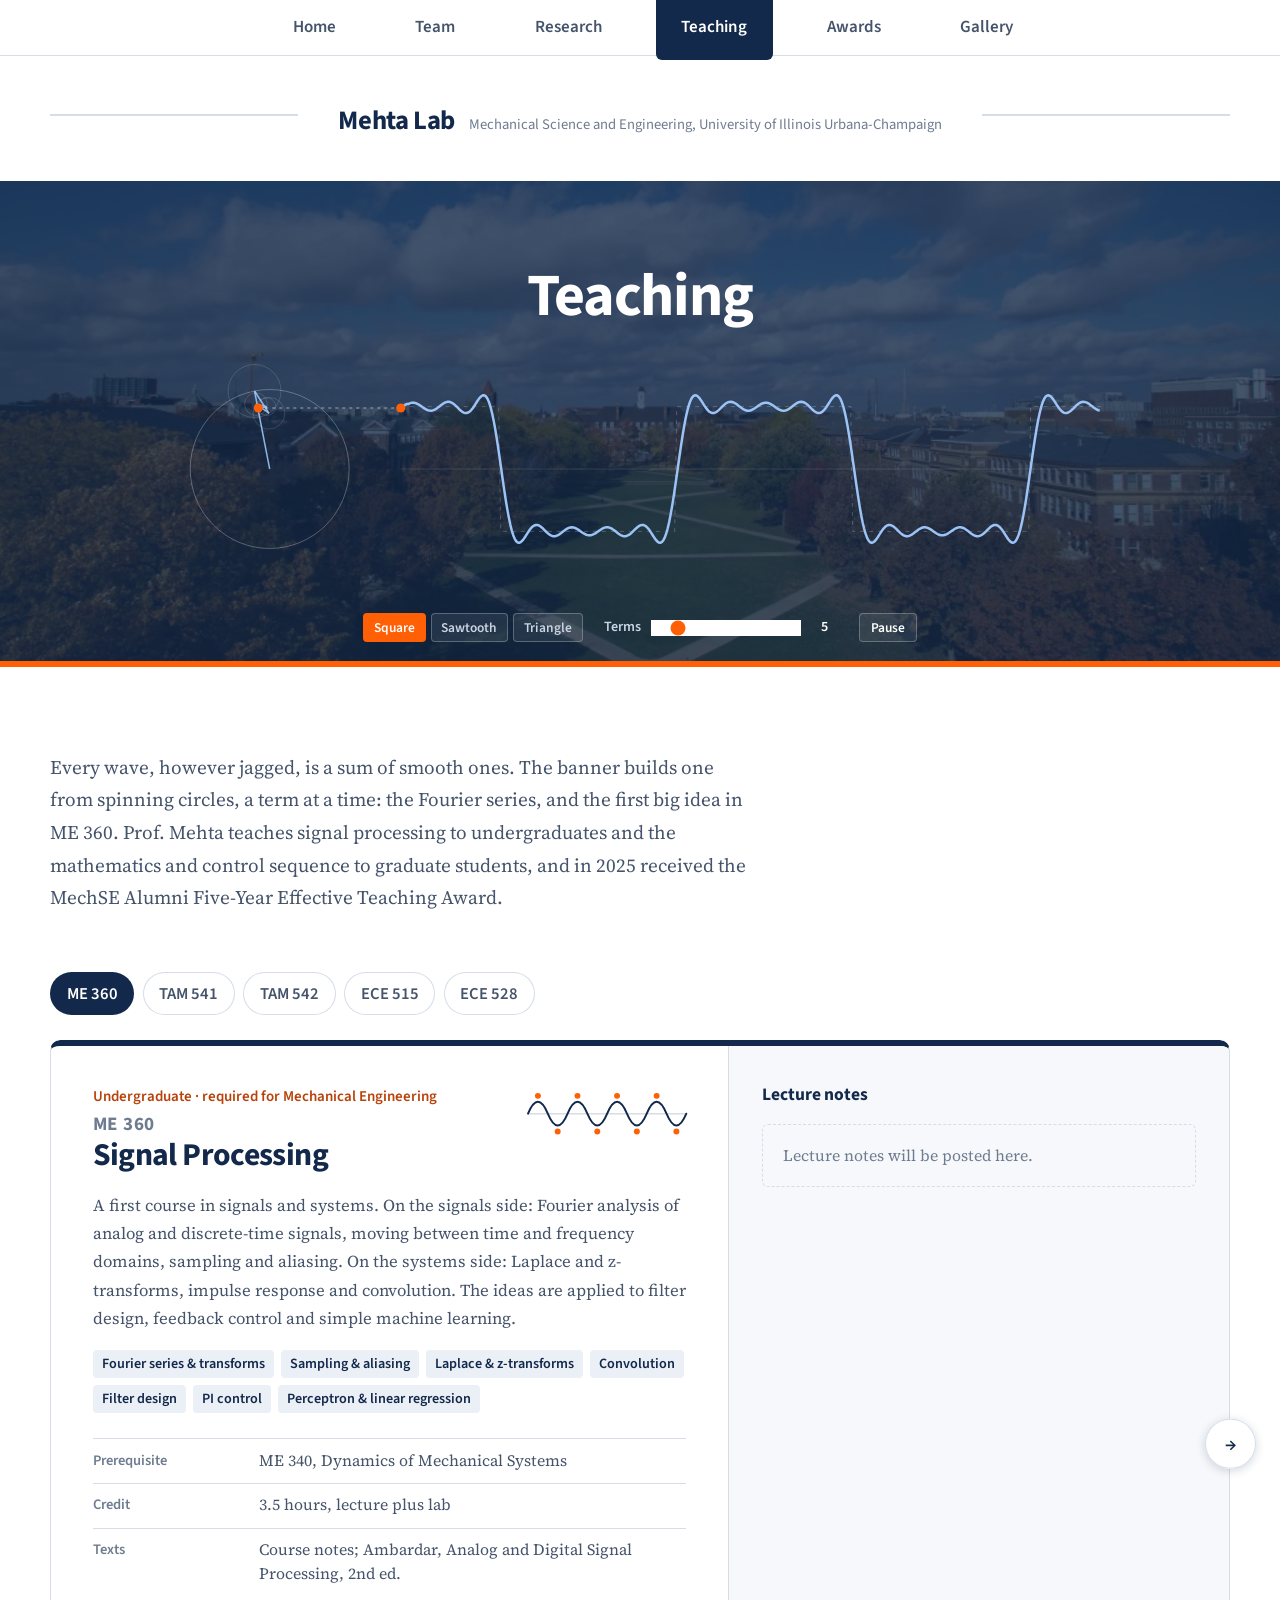
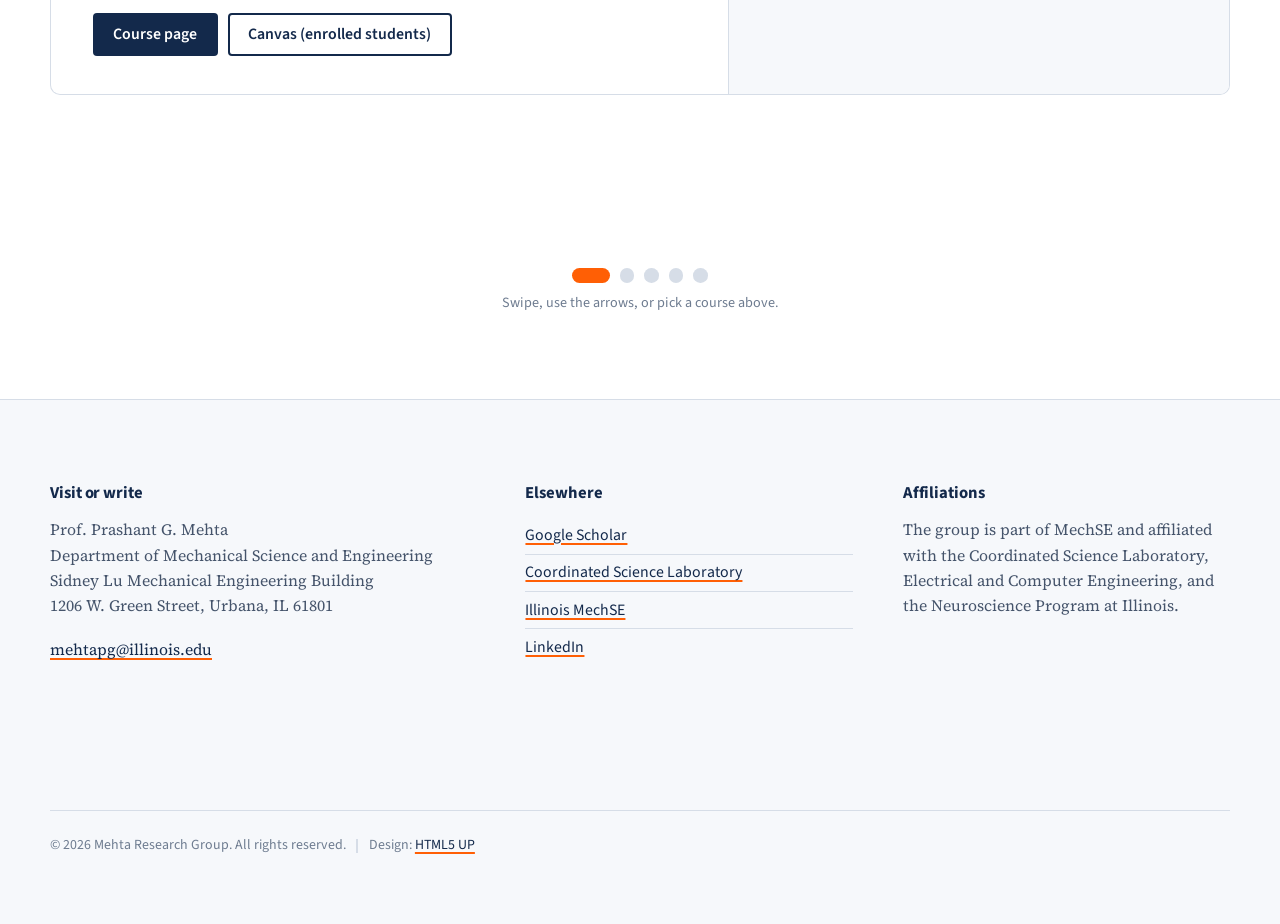
<file: teaching.html>
<!DOCTYPE HTML>
<!--
	Mehta Research Group, University of Illinois Urbana-Champaign
	Built on TXT by HTML5 UP (html5up.net | @ajlkn), CCA 3.0 license (html5up.net/license)
-->
<html lang="en">
	<head>
		<title>Teaching | Mehta Lab</title>
		<meta charset="utf-8" />
		<meta name="viewport" content="width=device-width, initial-scale=1" />
		<meta name="description" content="Courses taught by Prof. Prashant G. Mehta at Illinois: signal processing, mathematical methods, control system theory and nonlinear systems." />
		<meta property="og:title" content="Teaching | Mehta Lab" />
		<meta property="og:description" content="Courses taught by Prof. Prashant G. Mehta at Illinois: signal processing, mathematical methods, control system theory and nonlinear systems." />
		<link rel="stylesheet" href="assets/css/main.css" />
		<link rel="stylesheet" href="assets/css/mehta.css" />
		<link rel="icon" href="images/favicon.svg" type="image/svg+xml" />
		<link rel="icon" href="images/favicon-32.png" type="image/png" sizes="32x32" />
		<link rel="apple-touch-icon" href="images/apple-touch-icon.png" />
	</head>
	<body class="no-sidebar teaching is-preload">
		<div id="page-wrapper">

			<!-- Header -->
				<header id="header">
					<div class="logo container">
						<div>
							<h1><a href="index.html" id="logo">Mehta Lab</a></h1>
							<p>Mechanical Science and Engineering, University of Illinois Urbana-Champaign</p>
						</div>
					</div>
				</header>

			<!-- Nav (dropdowns are handled by jquery.dropotron; on phones main.js turns this into a slide-out panel) -->
				<nav id="nav">
					<ul>
					<li><a href="index.html">Home</a></li>
					<li><a href="team.html">Team</a></li>
					<li>
						<a href="research.html">Research</a>
						<ul>
							<li><a href="research.html#transformers">Mathematics of Transformers</a></li>
							<li><a href="research.html#filtering">Nonlinear Filtering</a></li>
							<li><a href="research.html#neuroscience">Neuroscience</a></li>
							<li><a href="research.html#soft-robotics">Past Projects</a></li>
						</ul>
					</li>
					<li class="current">
						<a href="teaching.html">Teaching</a>
						<ul>
							<li><a href="teaching.html#me360">ME 360 Signal Processing</a></li>
							<li><a href="teaching.html#tam541">TAM 541 Mathematical Methods I</a></li>
							<li><a href="teaching.html#tam542">TAM 542 Mathematical Methods II</a></li>
							<li><a href="teaching.html#ece515">ECE 515 Control System Theory &amp; Design</a></li>
							<li><a href="teaching.html#ece528">ECE 528 Analysis of Nonlinear Systems</a></li>
						</ul>
					</li>
					<li><a href="awards.html">Awards</a></li>
					<li><a href="gallery.html">Gallery</a></li>
					</ul>
				</nav>

			<!-- Hero: a Fourier series built term by term (assets/js/fourier-hero.js) -->
				<section id="banner" class="fpf-hero is-short is-teaching" style="background-image: url('images/teaching_banner.jpeg');">
					<canvas id="fourier-canvas" aria-label="Animation: spinning circles stacked tip to tail trace out a square wave. Add more circles with the slider to make the approximation sharper." role="img"></canvas>
					<h2 class="hero-phrase">Teaching</h2>
					<div class="hero-caption">
						<div class="hero-shapes" role="group" aria-label="Waveform">
							<button type="button" data-shape="square" aria-pressed="true">Square</button>
							<button type="button" data-shape="sawtooth" aria-pressed="false">Sawtooth</button>
							<button type="button" data-shape="triangle" aria-pressed="false">Triangle</button>
						</div>
						<label class="hero-slider" for="fourier-terms">Terms <input type="range" id="fourier-terms" min="1" max="30" step="1" /> <output id="fourier-terms-value">5</output></label>
						<div class="hero-controls">
							<button type="button" id="fourier-pause" aria-pressed="false">Pause</button>
						</div>
					</div>
				</section>

			<!-- Main -->
				<section id="main">
					<div class="container">

						<header class="page-intro">
							<p>
								Every wave, however jagged, is a sum of smooth ones. The banner builds one from spinning circles, a term at a time:
								the Fourier series, and the first big idea in ME 360. Prof. Mehta teaches signal processing to undergraduates and the
								mathematics and control sequence to graduate students, and in 2025 received the MechSE Alumni Five-Year Effective Teaching Award.
							</p>
						</header>

						<!-- Course wall: swipe, use the arrows, or pick a course. Each <article class="course"> is one wall. -->
						<section class="course-wall" aria-label="Courses">
							<nav class="course-tabs" aria-label="Choose a course">
								<a href="#me360">ME 360</a>
								<a href="#tam541">TAM 541</a>
								<a href="#tam542">TAM 542</a>
								<a href="#ece515">ECE 515</a>
								<a href="#ece528">ECE 528</a>
							</nav>

							<div class="course-viewport">
								<button type="button" class="course-arrow course-prev" aria-label="Previous course">&larr;</button>
								<div class="course-track" tabindex="0" aria-label="Courses, use left and right arrow keys">

							<!-- ME 360 -->
							<article class="course" id="me360" aria-label="ME 360 Signal Processing" role="group" aria-roledescription="course">
								<div class="course-main">
									<div class="course-head">
										<div>
											<p class="course-level">Undergraduate &middot; required for Mechanical Engineering</p>
											<h3><span class="course-code">ME 360</span> Signal Processing</h3>
										</div>
										<div class="course-glyph"><svg viewBox="0 0 160 60" aria-hidden="true"><line x1="0" y1="30" x2="160" y2="30" class="ax"/><path d="M0 30 Q10 6 20 30 T40 30 T60 30 T80 30 T100 30 T120 30 T140 30 T160 30" class="ln"/><g class="dt"><circle cx="10" cy="12" r="3"/><circle cx="30" cy="48" r="3"/><circle cx="50" cy="12" r="3"/><circle cx="70" cy="48" r="3"/><circle cx="90" cy="12" r="3"/><circle cx="110" cy="48" r="3"/><circle cx="130" cy="12" r="3"/><circle cx="150" cy="48" r="3"/></g></svg></div>
									</div>
									<p class="course-desc">A first course in signals and systems. On the signals side: Fourier analysis of analog and discrete-time signals, moving between time and frequency domains, sampling and aliasing. On the systems side: Laplace and z-transforms, impulse response and convolution. The ideas are applied to filter design, feedback control and simple machine learning.</p>
									<ul class="course-topics"><li>Fourier series &amp; transforms</li><li>Sampling &amp; aliasing</li><li>Laplace &amp; z-transforms</li><li>Convolution</li><li>Filter design</li><li>PI control</li><li>Perceptron &amp; linear regression</li></ul>
									<dl class="course-facts">
										<div><dt>Prerequisite</dt><dd>ME 340, Dynamics of Mechanical Systems</dd></div>
										<div><dt>Credit</dt><dd>3.5 hours, lecture plus lab</dd></div>
										<div><dt>Texts</dt><dd>Course notes; Ambardar, <cite>Analog and Digital Signal Processing</cite>, 2nd ed.</dd></div>
									</dl>
									<div class="course-links">
										<a class="button" href="https://mechse.illinois.edu/graduate/graduate-course-offerings/ME360">Course page</a>
										<a class="button alt" href="https://canvas.illinois.edu/">Canvas (enrolled students)</a>
									</div>
								</div>
								<div class="course-notes">
									<h4>Lecture notes</h4>
									<ol class="notes-list">
											<li class="notes-empty">Lecture notes will be posted here. <!-- Add a line like the ones in TAM 541 for each week. --></li>
									</ol>
								</div>
							</article>
							<!-- TAM 541 -->
							<article class="course" id="tam541" aria-label="TAM 541 Mathematical Methods I" role="group" aria-roledescription="course">
								<div class="course-main">
									<div class="course-head">
										<div>
											<p class="course-level">Graduate</p>
											<h3><span class="course-code">TAM 541</span> Mathematical Methods I</h3>
										</div>
										<div class="course-glyph"><svg viewBox="0 0 160 60" aria-hidden="true"><line x1="40" y1="30" x2="120" y2="30" class="ax"/><line x1="80" y1="4" x2="80" y2="56" class="ax"/><circle cx="80" cy="30" r="20" class="ln"/><path d="M98 21 l5 -2 l-1 5" class="ln"/><circle cx="90" cy="24" r="3" class="dt"/><text x="94" y="20" class="lb">z&#8320;</text></svg></div>
									</div>
									<p class="course-desc">The mathematics behind engineering analysis. Vector and tensor algebra and complex-variable methods; ordinary differential equations, including existence and uniqueness; analytic and numerical solution methods, power series and special functions; eigenvalue problems, Green&rsquo;s functions, Laplace transforms and stability of solutions, with applications drawn from mechanics.</p>
									<ul class="course-topics"><li>Complex analysis</li><li>Residue theorem</li><li>Vector &amp; inner product spaces</li><li>Linear operators</li><li>Eigenproblems</li><li>ODEs &amp; linear systems</li></ul>
									<dl class="course-facts">
										<div><dt>Prerequisites</dt><dd>MATH 241 or MATH 380; and one of MATH 385, MATH 386 or MATH 441</dd></div>
										<div><dt>Supplementary text</dt><dd>Greenberg, <cite>Advanced Engineering Mathematics</cite></dd></div>
									</dl>
									<div class="course-links">
										<a class="button" href="https://catalog.illinois.edu/courses-of-instruction/tam/">Course catalog</a>
										<a class="button alt" href="https://canvas.illinois.edu/">Canvas (enrolled students)</a>
									</div>
								</div>
								<div class="course-notes">
									<h4>Lecture notes</h4>
									<ol class="notes-list">
											<li><span class="wk">1</span><a href="https://drive.google.com/file/d/1SAJ36JdJ1-vkswWIcsUjy1osokfOQrj3/view?usp=sharing">Complex numbers</a></li>
											<li><span class="wk">2</span><a href="https://drive.google.com/file/d/1tY1ZN4NXrE06mux_lDc90VWiNjUds1Eh/view?usp=sharing">Functions on complex numbers</a></li>
											<li><span class="wk">3</span><a href="https://drive.google.com/file/d/1_9cAgSw8Fjo8wOGcCetVcqZNZ9cKrK-z/view?usp=sharing">Cauchy&ndash;Riemann condition</a></li>
											<li><span class="wk">4</span><a href="https://drive.google.com/file/d/1YO5e76sui2X2awjCTJHzqfd9ZBOSZpMc/view?usp=sharing">Complex integration; Cauchy&ndash;Goursat theorem</a></li>
											<li><span class="wk">5</span><a href="https://drive.google.com/file/d/15vWh6B7nPQOXULe8jV43z_rRi7iQSqWZ/view?usp=sharing">Cauchy integral formula; Taylor and Laurent series</a></li>
											<li><span class="wk">6</span><a href="https://drive.google.com/file/d/1yRxC29oTLRL07uE1dt378ZwNv_oeo_S8/view?usp=sharing">Laurent series and its application; residue theorem</a></li>
											<li><span class="wk">7</span><a href="https://drive.google.com/file/d/1vY8xsAhUAi5uDvsvPiH0Z9alNvPlpihj/view?usp=sharing">Vector spaces and change of basis</a></li>
											<li><span class="wk">8</span><a href="https://drive.google.com/file/d/1XelMr11vQYgOG_BJLfVbrVfI9sRXcSzR/view?usp=sharing">Inner product spaces</a></li>
											<li><span class="wk">9</span><a href="https://drive.google.com/file/d/1E9Z1n1tZ_VOLnJRUMCDBfIgRfOc85SLa/view?usp=sharing">Gram&ndash;Schmidt; least squares; linear operators</a></li>
											<li><span class="wk">10</span><a href="https://drive.google.com/file/d/1FtGFCChU3QipsPl9UJ7qgrbTA0nDGoNo/view?usp=sharing">Range and null spaces; eigenvectors</a></li>
											<li><span class="wk">11</span><a href="https://drive.google.com/file/d/1Nugaadn8G6LT-DfcCiaZVHT3ALt7fOS0/view?usp=sharing">Tensor representation of symmetric operators</a></li>
											<li><span class="wk">12</span><a href="https://drive.google.com/file/d/1srFfZu1t19W4bqicOlBJSLOtL7aY9NIp/view?usp=sharing">Ordinary differential equations</a></li>
											<li><span class="wk">13</span><a href="https://drive.google.com/file/d/1w_ifwP6RC_n096ba7GtW4RhHsYSCdbFf/view?usp=sharing">Variation of constants formula</a></li>
											<li><span class="wk">14</span><a href="https://drive.google.com/file/d/1ueciCZ4BXl0jt3gbvMB6vA42tDptukmo/view?usp=sharing">Linear systems</a></li>
									</ol>
								</div>
							</article>
							<!-- TAM 542 -->
							<article class="course" id="tam542" aria-label="TAM 542 Mathematical Methods II" role="group" aria-roledescription="course">
								<div class="course-main">
									<div class="course-head">
										<div>
											<p class="course-level">Graduate &middot; continues TAM 541</p>
											<h3><span class="course-code">TAM 542</span> Mathematical Methods II</h3>
										</div>
										<div class="course-glyph"><svg viewBox="0 0 160 60" aria-hidden="true"><line x1="10" y1="50" x2="150" y2="50" class="ax"/><path d="M10 50 Q80 -10 150 50" class="ln"/><path d="M10 50 Q80 15 150 50" class="ln op"/><path d="M10 50 Q80 34 150 50" class="ln op2"/><circle cx="80" cy="20" r="3" class="dt"/></svg></div>
									</div>
									<p class="course-desc">The continuation of TAM 541. Modeling and inequalities, elements of functional analysis; partial differential equations, existence and uniqueness, second-order equations and hyperbolic conservation laws; numerical methods, eigenfunction expansions, integral transforms and fundamental solutions, with applications drawn from mechanics.</p>
									<ul class="course-topics"><li>Functional analysis</li><li>PDEs</li><li>Conservation laws</li><li>Eigenfunction expansions</li><li>Integral transforms</li><li>Fundamental solutions</li></ul>
									<dl class="course-facts">
										<div><dt>Prerequisite</dt><dd>TAM 541</dd></div>
										<div><dt>Supplementary text</dt><dd>Greenberg, <cite>Advanced Engineering Mathematics</cite></dd></div>
									</dl>
									<div class="course-links">
										<a class="button" href="https://catalog.illinois.edu/courses-of-instruction/tam/">Course catalog</a>
										<a class="button alt" href="https://canvas.illinois.edu/">Canvas (enrolled students)</a>
									</div>
								</div>
								<div class="course-notes">
									<h4>Lecture notes</h4>
									<ol class="notes-list">
										<li><span class="wk">1-14</span><a href="assets/notes/TAM542-lecture-notes.pdf">Lecture Notes</a></li>
									</ol>
								</div>
							</article>
							<!-- ECE 515 -->
							<article class="course" id="ece515" aria-label="ECE 515 Control System Theory &amp; Design" role="group" aria-roledescription="course">
								<div class="course-main">
									<div class="course-head">
										<div>
											<p class="course-level">Graduate &middot; same as ME 540 and SE 522</p>
											<h3><span class="course-code">ECE 515</span> Control System Theory &amp; Design</h3>
										</div>
										<div class="course-glyph"><svg viewBox="0 0 160 60" aria-hidden="true"><rect x="45" y="10" width="70" height="26" rx="4" class="ln"/><text x="80" y="27" class="lb mid">&#7819; = Ax + Bu</text><path d="M12 23 H45 M115 23 H148" class="ln"/><path d="M132 23 V50 H28 V23" class="ln op"/><circle cx="28" cy="23" r="3" class="dt"/></svg></div>
									</div>
									<p class="course-desc">Feedback control systems from the state-space point of view: basic principles, modeling, analysis, stability, structural properties such as controllability and observability, optimization, and design to meet specifications.</p>
									<ul class="course-topics"><li>Linear algebra for control</li><li>Solution of linear ODEs</li><li>Lyapunov stability</li><li>Controllability &amp; observability</li><li>Realization theory</li><li>Observer design</li><li>Optimal control</li></ul>
									<dl class="course-facts">
										<div><dt>Prerequisite</dt><dd>ECE 486, or an equivalent first course in control</dd></div>
										<div><dt>Credit</dt><dd>4 hours</dd></div>
										<div><dt>Cross-listed</dt><dd>ME 540, SE 522</dd></div>
										<div><dt>Reference</dt><dd>Ba&#351;ar, Meyn &amp; Perkins, <cite>Lecture Notes on Control System Theory and Design</cite> (<a href="https://arxiv.org/abs/2007.01367">free on arXiv</a>)</dd></div>
									</dl>
									<div class="course-links">
										<a class="button" href="https://courses.grainger.illinois.edu/ece515">Course page</a>
										<a class="button alt" href="https://canvas.illinois.edu/">Canvas (enrolled students)</a>
									</div>
								</div>
								<div class="course-notes">
									<h4>Lecture notes</h4>
									<ol class="notes-list">
											<li><span class="wk">1</span><a href="https://drive.google.com/file/d/104ffImk7TRzhYnF3rJCiz-uwS-1WgrAK/view?usp=sharing">Examples of linear systems</a></li>
											<li><span class="wk">2</span><a href="https://drive.google.com/file/d/1VI3dnxQIF2p9UKBt9p6lMUlrbHaFWskr/view?usp=sharing">Linear spaces and transformations</a></li>
											<li><span class="wk">3</span><a href="https://drive.google.com/file/d/1SqmnfwxUANWm_4iRwl2CUAXHYuJsC5GR/view?usp=sharing">Eigenvalues and eigenvectors</a></li>
											<li><span class="wk">4</span><a href="https://drive.google.com/file/d/1U7_EkxG1v0YmztjSlMsCigbYN-41oMBe/view?usp=sharing">Variation-of-constants solution formula</a></li>
											<li><span class="wk">5</span><a href="https://drive.google.com/file/d/1srs7oQxuI8zb6AX27ytAO0LgLjhnXWqw/view?usp=sharing">Fundamental solution matrix and Jordan decomposition</a></li>
											<li><span class="wk">6</span><a href="https://drive.google.com/file/d/1iwPjylBienAB-ktNaKC0xnXL76a5f7bc/view?usp=sharing">Lyapunov stability: definitions and the direct method</a></li>
											<li><span class="wk">7</span><a href="https://drive.google.com/file/d/1IVLPcS50bBE-MOkL2uMqTwttFDX3JLWd/view?usp=sharing">Inner products and norms</a></li>
											<li><span class="wk">8</span><a href="https://drive.google.com/file/d/1eq8mpIC8MLyDvyQXBECfO7ZoldI3i9am/view?usp=sharing">Lyapunov theory for LTI systems</a></li>
											<li><span class="wk">9</span><a href="https://drive.google.com/file/d/1czm3jQ437wj1t_uue-fmvf0bo39p9Xtc/view?usp=sharing">Range and null space</a></li>
											<li><span class="wk">10</span><a href="https://drive.google.com/file/d/1uSojJ19rguWkZwELHAnXBnIHCTmghBtY/view?usp=sharing">Controllability and observability</a></li>
											<li><span class="wk">11</span><a href="https://drive.google.com/file/d/1FiOY6TON8UtZkta5v27U0xVZYNYplvsV/view?usp=sharing">Kalman&rsquo;s controllability and observability decomposition</a></li>
											<li><span class="wk">11</span><a href="https://drive.google.com/file/d/1cQMCp__Ug8G-sOTmLka_oH_cFtW0APcA/view?usp=sharing">Realization theory</a></li>
											<li><span class="wk">12</span><a href="https://drive.google.com/file/d/19-5nEEYtzRsIQDyx_KINrUHlqrgsHCpe/view?usp=sharing">Control and observer design</a></li>
											<li><span class="wk">13</span><a href="https://drive.google.com/file/d/1LiBN-5_qUBjmkBUoNfrw08neHfYU-V3p/view?usp=sharing">Optimal control of linear systems</a></li>
									</ol>
								</div>
							</article>
							<!-- ECE 528 -->
							<article class="course" id="ece528" aria-label="ECE 528 Analysis of Nonlinear Systems" role="group" aria-roledescription="course">
								<div class="course-main">
									<div class="course-head">
										<div>
											<p class="course-level">Graduate &middot; same as ME 546 and SE 520</p>
											<h3><span class="course-code">ECE 528</span> Analysis of Nonlinear Systems</h3>
										</div>
										<div class="course-glyph"><svg viewBox="0 0 160 60" aria-hidden="true"><line x1="40" y1="30" x2="120" y2="30" class="ax"/><line x1="80" y1="4" x2="80" y2="56" class="ax"/><path d="M80 30 m0 -4 a4 4 0 1 1 -4 4 a8 8 0 1 1 8 8 a13 13 0 1 1 -13 -13 a19 19 0 1 1 19 19" class="ln"/><circle cx="80" cy="30" r="3" class="dt"/></svg></div>
									</div>
									<p class="course-desc">Nonlinear dynamic systems: the phase plane and phenomena with no linear counterpart, stability, invariance theory, asymptotic methods and feedback design.</p>
									<ul class="course-topics"><li>Phase plane analysis</li><li>Limit cycles</li><li>Lyapunov stability</li><li>LaSalle invariance</li><li>Perturbation &amp; averaging</li><li>Nonlinear feedback design</li></ul>
									<dl class="course-facts">
										<div><dt>Prerequisites</dt><dd>ECE 515; and MATH 444 or MATH 447</dd></div>
										<div><dt>Credit</dt><dd>4 hours</dd></div>
										<div><dt>Cross-listed</dt><dd>ME 546, SE 520</dd></div>
									</dl>
									<div class="course-links">
										<a class="button" href="https://courses.grainger.illinois.edu/ece528">Course page</a>
										<a class="button alt" href="https://canvas.illinois.edu/">Canvas (enrolled students)</a>
									</div>
								</div>
								<div class="course-notes">
									<h4>Lecture notes</h4>
									<ol class="notes-list">
										<li><span class="wk">1-14</span><a href="assets/notes/ECE528-lecture-notes.pdf">Lecture Notes</a></li>
									</ol>
								</div>
							</article>
								</div>
								<button type="button" class="course-arrow course-next" aria-label="Next course">&rarr;</button>
							</div>

							<div class="course-dots" role="group" aria-label="Course"></div>
							<p class="course-hint">Swipe, use the arrows, or pick a course above.</p>
						</section>

					</div>
				</section>

			<!-- Footer -->
				<footer id="footer">
					<div class="container">
						<div class="footer-grid">
							<section>
								<h3>Visit or write</h3>
								<p>
									Prof. Prashant G. Mehta<br />
									Department of Mechanical Science and Engineering<br />
									Sidney Lu Mechanical Engineering Building<br />
									1206 W. Green Street, Urbana, IL 61801
								</p>
								<p><a href="mailto:mehtapg@illinois.edu">mehtapg@illinois.edu</a></p>
							</section>
							<section>
								<h3>Elsewhere</h3>
								<ul class="plain-links">
									<li><a href="https://scholar.google.com/citations?user=wv9XU7gAAAAJ&amp;hl=en">Google Scholar</a></li>
									<li><a href="https://csl.illinois.edu/">Coordinated Science Laboratory</a></li>
									<li><a href="https://mechse.illinois.edu/">Illinois MechSE</a></li>
									<li><a href="https://www.linkedin.com/in/mehtapg/">LinkedIn</a></li>
								</ul>
							</section>
							<section>
								<h3>Affiliations</h3>
								<p>
									The group is part of MechSE and affiliated with the Coordinated Science Laboratory,
									Electrical and Computer Engineering, and the Neuroscience Program at Illinois.
								</p>
							</section>
						</div>

						<div id="copyright">
							<ul class="menu">
								<li>&copy; <span class="js-year">2026</span> Mehta Research Group. All rights reserved.</li><li>Design: <a href="http://html5up.net">HTML5 UP</a></li>
							</ul>
						</div>
					</div>
				</footer>

		</div>

		<!-- Scripts -->
			<script src="assets/js/jquery.min.js"></script>
			<script src="assets/js/jquery.dropotron.min.js"></script>
			<script src="assets/js/jquery.scrolly.min.js"></script>
			<script src="assets/js/browser.min.js"></script>
			<script src="assets/js/breakpoints.min.js"></script>
			<script src="assets/js/util.js"></script>
			<script src="assets/js/main.js"></script>
			<script src="assets/js/mehta.js"></script>
			<script src="assets/js/fourier-hero.js"></script>
			<script src="assets/js/course-wall.js"></script>
			<script>document.querySelectorAll('.js-year').forEach(function (e) { e.textContent = new Date().getFullYear(); });</script>

	</body>
</html>
</file>
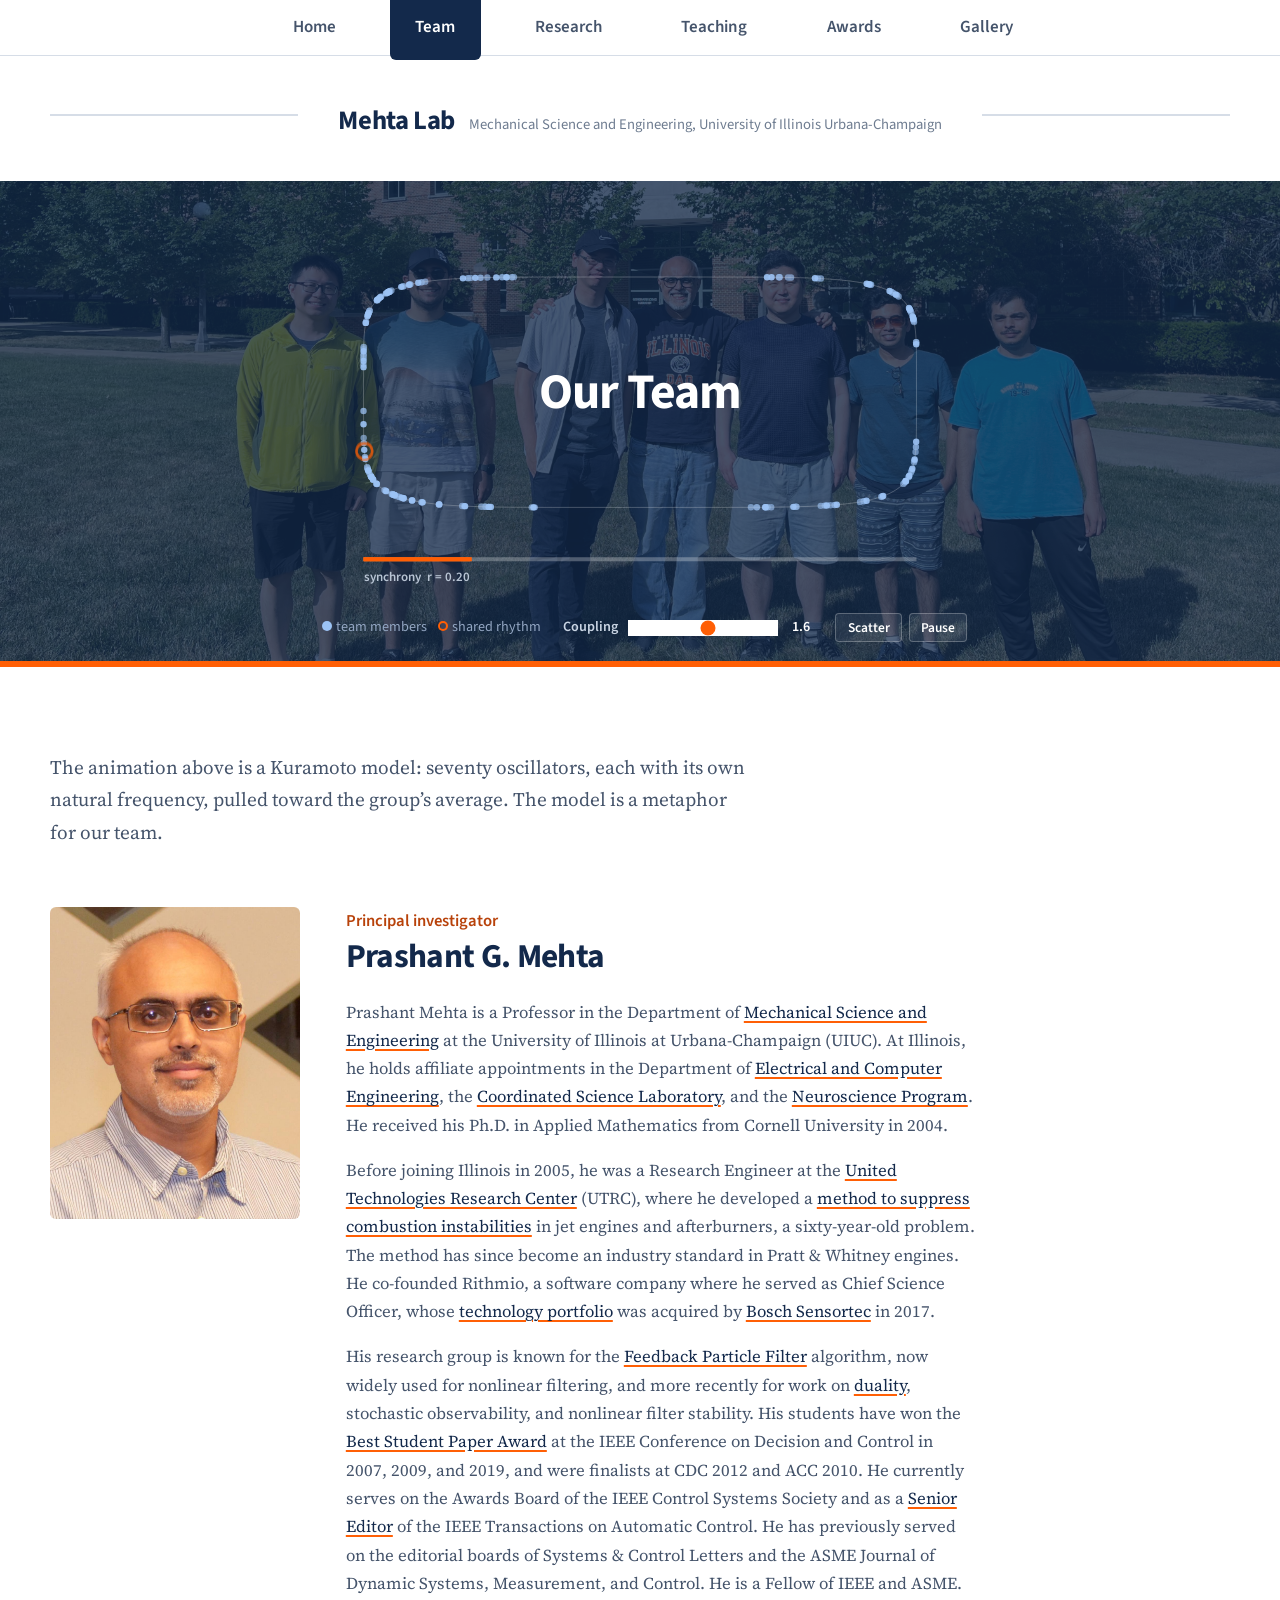
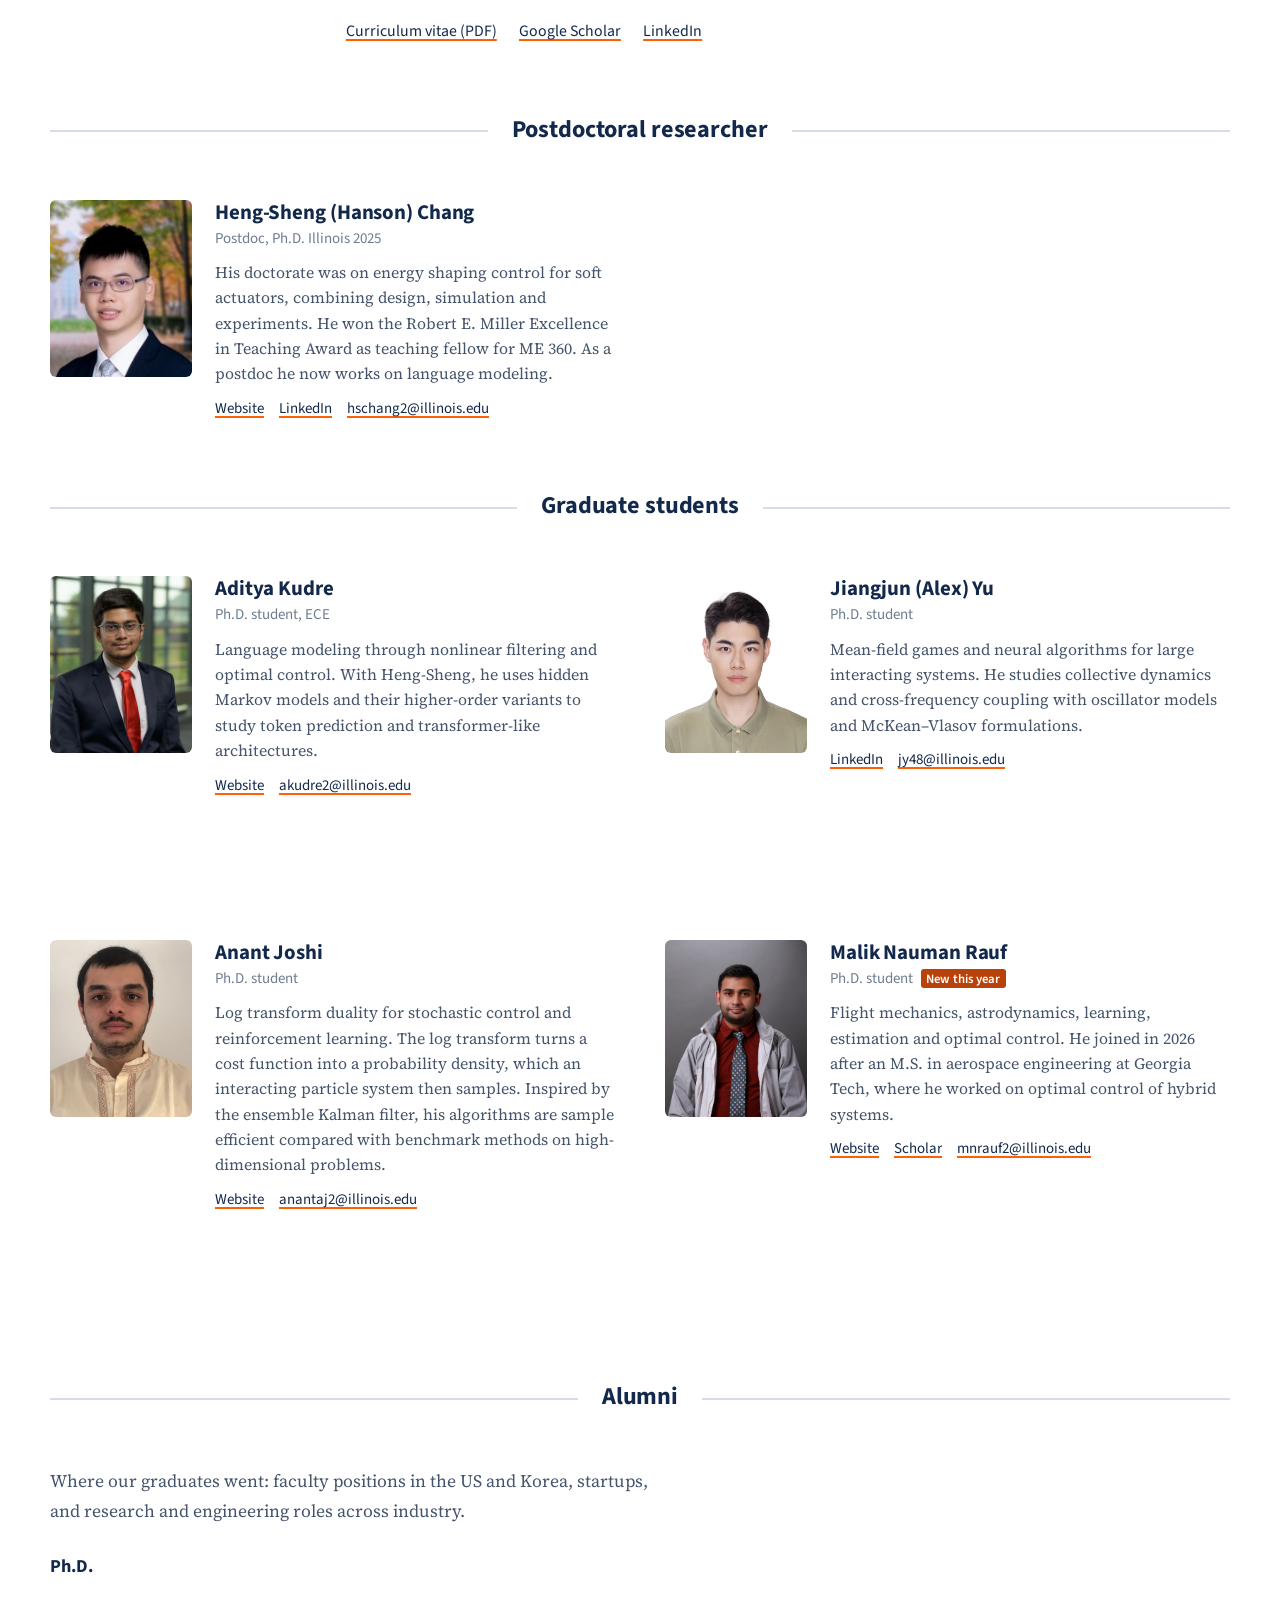
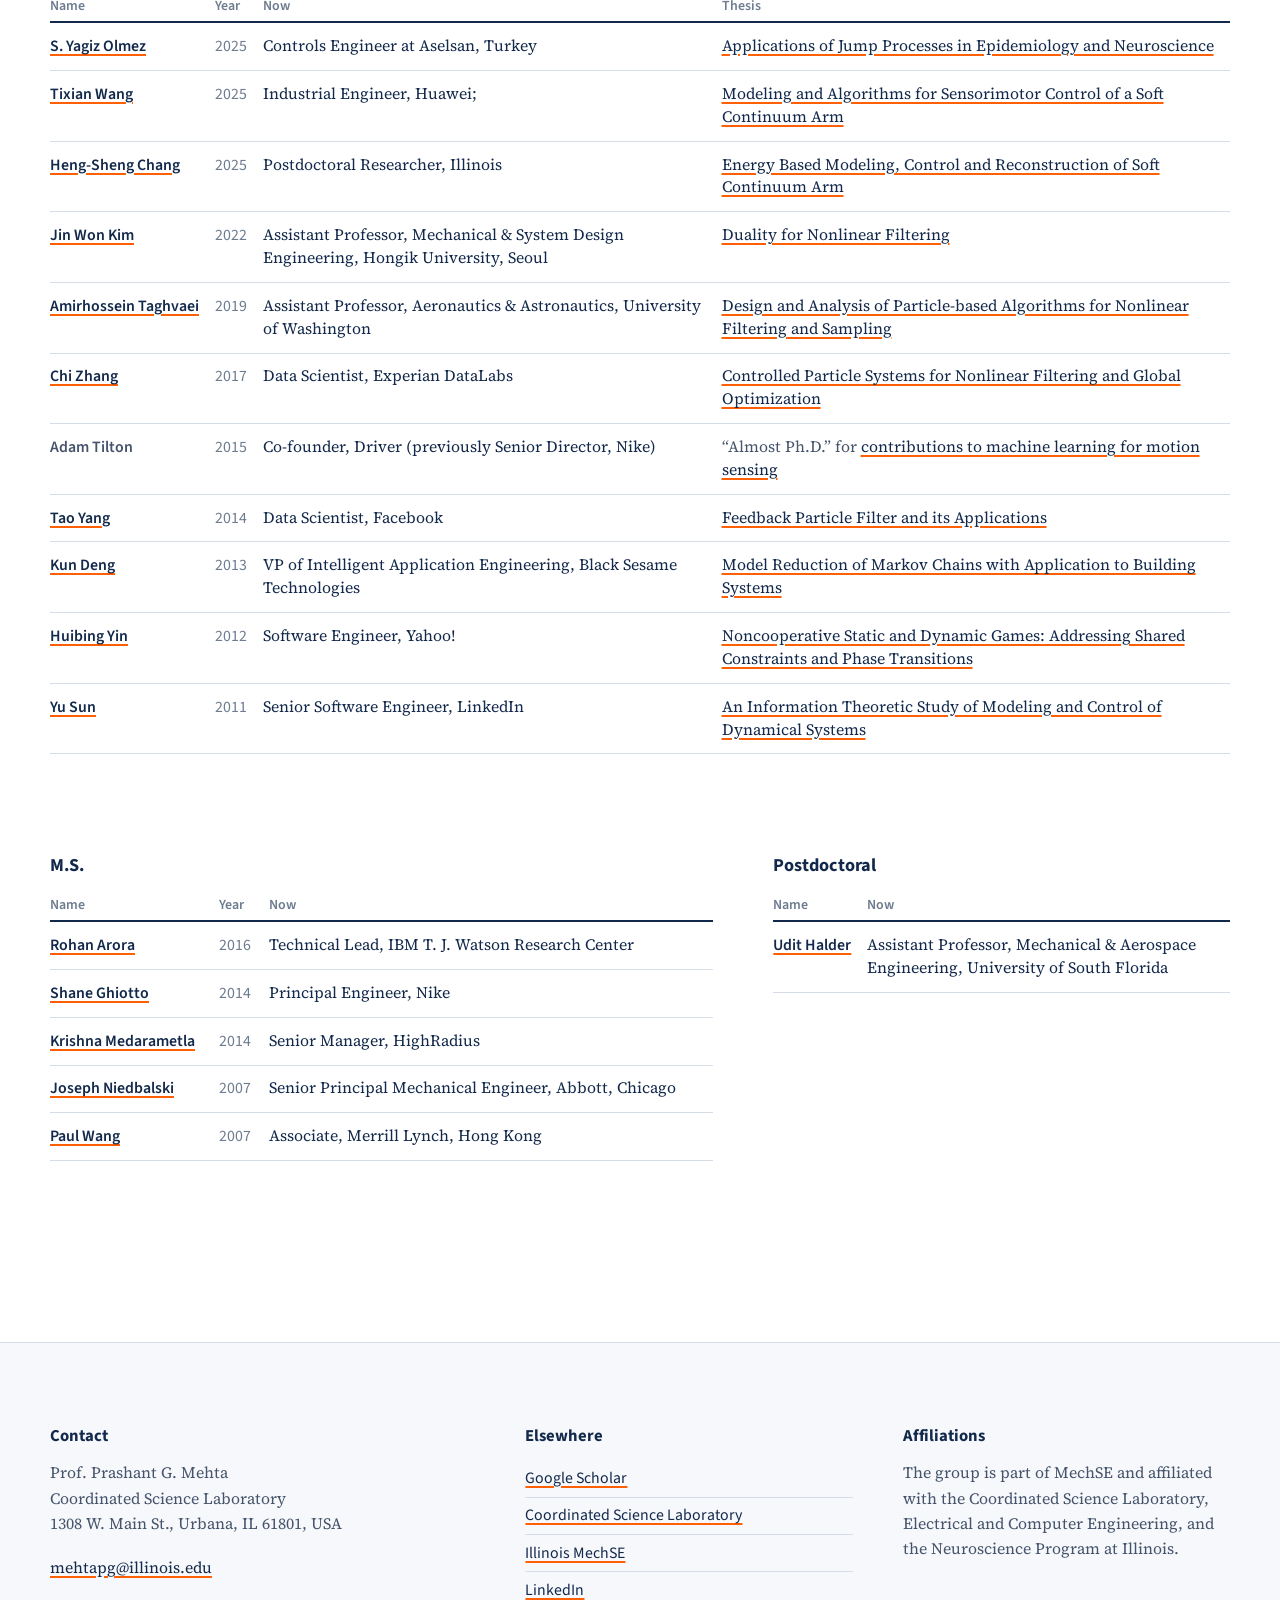
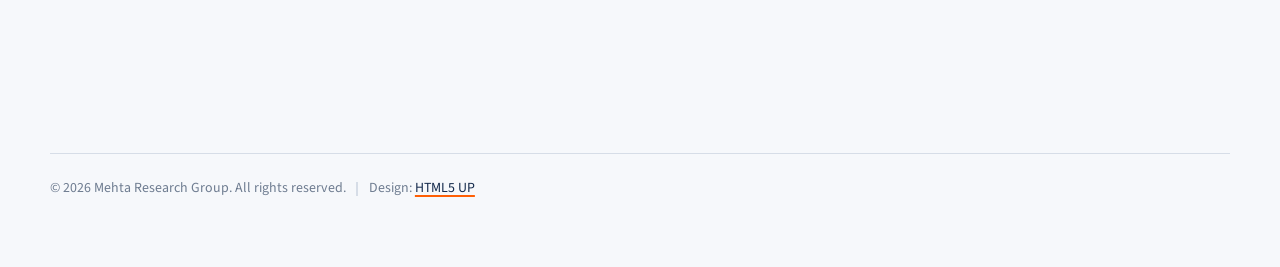
<file: team.html>
<!DOCTYPE HTML>
<!--
	Mehta Research Group, University of Illinois Urbana-Champaign
	Built on TXT by HTML5 UP (html5up.net | @ajlkn), CCA 3.0 license (html5up.net/license)
-->
<html lang="en">
	<head>
		<title>Team | Mehta Lab</title>
		<meta charset="utf-8" />
		<meta name="viewport" content="width=device-width, initial-scale=1" />
		<meta name="description" content="People of the Mehta Lab at Illinois: principal investigator, postdocs, graduate students and alumni." />
		<meta property="og:title" content="Team | Mehta Lab" />
		<meta property="og:description" content="People of the Mehta Lab at Illinois: principal investigator, postdocs, graduate students and alumni." />
		<link rel="stylesheet" href="assets/css/main.css" />
		<link rel="stylesheet" href="assets/css/mehta.css" />
		<link rel="icon" href="images/favicon.svg" type="image/svg+xml" />
		<link rel="icon" href="images/favicon-32.png" type="image/png" sizes="32x32" />
		<link rel="apple-touch-icon" href="images/apple-touch-icon.png" />
	</head>
	<body class="no-sidebar is-preload">
		<div id="page-wrapper">

			<!-- Header -->
				<header id="header">
					<div class="logo container">
						<div>
							<h1><a href="index.html" id="logo">Mehta Lab</a></h1>
							<p>Mechanical Science and Engineering, University of Illinois Urbana-Champaign</p>
						</div>
					</div>
				</header>

			<!-- Nav (dropdowns are handled by jquery.dropotron; on phones main.js turns this into a slide-out panel) -->
				<nav id="nav">
					<ul>
					<li><a href="index.html">Home</a></li>
					<li class="current"><a href="team.html">Team</a></li>
					<li>
						<a href="research.html">Research</a>
						<ul>
							<li><a href="research.html#transformers">Mathematics of Transformers</a></li>
							<li><a href="research.html#filtering">Nonlinear Filtering</a></li>
							<li><a href="research.html#neuroscience">Neuroscience</a></li>
							<li><a href="research.html#soft-robotics">Past Projects</a></li>
						</ul>
					</li>
					<li>
						<a href="teaching.html">Teaching</a>
						<ul>
							<li><a href="teaching.html#me360">ME 360 Signal Processing</a></li>
							<li><a href="teaching.html#tam541">TAM 541 Mathematical Methods I</a></li>
							<li><a href="teaching.html#tam542">TAM 542 Mathematical Methods II</a></li>
							<li><a href="teaching.html#ece515">ECE 515 Control System Theory &amp; Design</a></li>
							<li><a href="teaching.html#ece528">ECE 528 Analysis of Nonlinear Systems</a></li>
						</ul>
					</li>
					<li><a href="awards.html">Awards</a></li>
					<li><a href="gallery.html">Gallery</a></li>
					</ul>
				</nav>

			<!-- Hero: coupled oscillators falling into step (assets/js/sync-hero.js) -->
				<section id="banner" class="fpf-hero is-short" style="background-image: url('images/team-photo.jpg'); background-size: cover; background-position: center 80%;">
					<canvas id="sync-canvas" aria-label="Animation: dots moving round a box gradually fall into step with each other. Click to scatter them." role="img"></canvas>
					<h2 class="hero-phrase">Our Team</h2>
					<div class="hero-caption">
						<p><span class="key particle"></span>team members <span class="key truth"></span>shared rhythm</p>
						<label class="hero-slider" for="sync-k">Coupling <input type="range" id="sync-k" min="0" max="3" step="0.1" /> <output id="sync-k-value">1.6</output></label>
						<div class="hero-controls">
							<button type="button" id="sync-scatter">Scatter</button>
							<button type="button" id="sync-pause" aria-pressed="false">Pause</button>
						</div>
					</div>
				</section>

			<!-- Main -->
				<section id="main">
					<div class="container">

						<header class="page-intro">
							<p>
								The animation above is a Kuramoto model: seventy oscillators, each with its own natural frequency, pulled toward the group&rsquo;s average. The model is a metaphor for our team.
							</p>
						</header>

						<!-- Principal investigator -->
						<section class="pi" id="pi">
							<img class="avatar" src="images/team/Dr_Mehta.jpeg" alt="Portrait of Prashant G. Mehta" />
							<div>
								<p class="role">Principal investigator</p>
								<h3>Prashant G. Mehta</h3>
								<p>
									Prashant Mehta is a Professor in the Department of <a href="https://mechse.illinois.edu/">Mechanical Science and Engineering</a>
									at the University of Illinois at Urbana-Champaign (UIUC). At Illinois, he holds affiliate appointments in the Department of
									<a href="https://ece.illinois.edu/">Electrical and Computer Engineering</a>, the
									<a href="https://csl.illinois.edu/">Coordinated Science Laboratory</a>, and the
									<a href="https://neuroscience.illinois.edu/">Neuroscience Program</a>.
									He received his Ph.D. in Applied Mathematics from Cornell University in 2004.
								</p>
								<p>
									Before joining Illinois in 2005, he was a Research Engineer at the
									<a href="https://www.rtx.com/what-we-do/rtx-technology-research-center" title="Now the RTX Technology Research Center">United Technologies Research Center</a> (UTRC),
									where he developed a <a href="https://patents.google.com/patent/US20080072605A1/en">method to suppress combustion instabilities</a>
									in jet engines and afterburners, a sixty-year-old problem. The method has since become an industry standard in Pratt &amp; Whitney engines.
									He co-founded Rithmio, a software company where he served as Chief Science Officer, whose
									<a href="https://patents.google.com/patent/US10824954B1/en">technology portfolio</a> was acquired by
									<a href="https://www.bosch-sensortec.com/">Bosch Sensortec</a> in 2017.
								</p>
								<p>
									His research group is known for the <a href="https://ieeexplore.ieee.org/document/6530707">Feedback Particle Filter</a> algorithm,
									now widely used for nonlinear filtering, and more recently for work on <a href="research.html#filtering">duality</a>,
									stochastic observability, and nonlinear filter stability. His students have won the
									<a href="awards.html">Best Student Paper Award</a> at the IEEE Conference on Decision and Control in 2007, 2009, and 2019,
									and were finalists at CDC 2012 and ACC 2010. He currently serves on the Awards Board of the IEEE Control Systems Society and as a
									<a href="https://ieeecss.org/publication/transactions-automatic-control/editors">Senior Editor</a> of the IEEE Transactions on Automatic Control.
									He has previously served on the editorial boards of Systems &amp; Control Letters and the ASME Journal of Dynamic Systems,
									Measurement, and Control. He is a Fellow of IEEE and ASME.
								</p>
								<div class="facts">
									<!-- <a href="https://drive.google.com/file/d/1SQeKLdTJq44rXfmKR1P66_IxAr-got_6/view?usp=sharing">Two-page bio sketch (PDF)</a> -->
									<a href="assets/docs/Mehta_CV.pdf">Curriculum vitae (PDF)</a>
									<a href="https://scholar.google.com/citations?user=wv9XU7gAAAAJ&amp;hl=en">Google Scholar</a>
									<a href="https://www.linkedin.com/in/mehtapg/">LinkedIn</a>
								</div>
							</div>
						</section>

						<!-- Postdoc -->
						<h2 class="major"><span>Postdoctoral researcher</span></h2>
						<div class="people">
							<article class="person">
								<img class="avatar" src="images/team/Heng-Sheng.jpeg" alt="Portrait of Heng-Sheng Chang" />
								<div>
									<h4>Heng-Sheng (Hanson) Chang</h4>
									<p class="role">Postdoc, Ph.D. Illinois 2025</p>
									<p class="bio">
										His doctorate was on energy shaping control for soft actuators, combining design, simulation and experiments.
										He won the Robert E. Miller Excellence in Teaching Award as teaching fellow for ME 360. As a postdoc he now works on language modeling.
									</p>
									<div class="links">
										<a href="https://hanson-hschang.github.io/">Website</a>
										<a href="https://www.linkedin.com/in/hanson-hschang/">LinkedIn</a>
										<a href="mailto:hschang2@illinois.edu">hschang2@illinois.edu</a>
									</div>
								</div>
							</article>
						</div>

						<!-- Graduate students -->
						<h2 class="major"><span>Graduate students</span></h2>
						<div class="people">
							<article class="person">
								<img class="avatar" src="images/team/Aditye_Kudre.jpeg" alt="Portrait of Aditya Kudre" />
								<div>
									<h4>Aditya Kudre</h4>
									<p class="role">Ph.D. student, ECE</p>
									<p class="bio">
										Language modeling through nonlinear filtering and optimal control. With Heng-Sheng, he uses hidden Markov models and their
										higher-order variants to study token prediction and transformer-like architectures.
									</p>
									<div class="links">
										<a href="https://quantumcoder121.github.io/">Website</a>
										<a href="mailto:akudre2@illinois.edu">akudre2@illinois.edu</a>
									</div>
								</div>
							</article>

							<article class="person">
								<img class="avatar" src="images/team/Jiangjun_Yu.jpg" alt="Portrait of Jiangjun (Alex) Yu" />
								<div>
									<h4>Jiangjun (Alex) Yu</h4>
									<p class="role">Ph.D. student</p>
									<p class="bio">
										Mean-field games and neural algorithms for large interacting systems. He studies collective dynamics and cross-frequency coupling
										with oscillator models and McKean&ndash;Vlasov formulations.
									</p>
									<div class="links">
										<a href="https://www.linkedin.com/in/alexjiangjunyu">LinkedIn</a>
										<a href="mailto:jy48@illinois.edu">jy48@illinois.edu</a>
									</div>
								</div>
							</article>

							<article class="person">
								<img class="avatar" src="images/team/Anant_Joshi.jpg" alt="Portrait of Anant Joshi" />
								<div>
									<h4>Anant Joshi</h4>
									<p class="role">Ph.D. student</p>
									<p class="bio">
										Log transform duality for stochastic control and reinforcement learning. The log transform turns a cost function into a
										probability density, which an interacting particle system then samples. Inspired by the ensemble Kalman filter, his algorithms
										are sample efficient compared with benchmark methods on high-dimensional problems.
									</p>
									<div class="links">
										<a href="https://anantjoshi97.github.io/website/">Website</a>
										<a href="mailto:anantaj2@illinois.edu">anantaj2@illinois.edu</a>
									</div>
								</div>
							</article>

							<article class="person is-new">
								<img class="avatar" src="images/team/Malik_Rauf.jpg" alt="Portrait of Malik Nauman Rauf" />
								<div>
									<h4>Malik Nauman Rauf</h4>
									<p class="role">Ph.D. student</p>
									<p class="bio">
										Flight mechanics, astrodynamics, learning, estimation and optimal control. He joined in 2026 after an M.S. in aerospace engineering
										at Georgia Tech, where he worked on optimal control of hybrid systems.
									</p>
									<div class="links">
										<a href="https://maliknaumanrauf.me/">Website</a>
										<a href="https://scholar.google.com/citations?user=me0X5LUAAAAJ&amp;hl=en">Scholar</a>
										<a href="mailto:mnrauf2@illinois.edu">mnrauf2@illinois.edu</a>
									</div>
								</div>
							</article>
						</div>

						<!-- Alumni -->
						<h2 class="major" id="alumni"><span>Alumni</span></h2>
						<p class="alumni-note">Where our graduates went: faculty positions in the US and Korea, startups, and research and engineering roles across industry.</p>

						<div class="table-scroll">
							<table class="alumni">
								<caption>Ph.D.</caption>
								<thead>
									<tr><th scope="col">Name</th><th scope="col">Year</th><th scope="col">Now</th><th scope="col">Thesis</th></tr>
								</thead>
								<tbody>
									<!-- Checked Nov 2026 against IDEALS, university pages and personal sites. "Now" left blank where no current position could be confirmed. -->
									<tr><td class="name"><a href="https://www.linkedin.com/in/sukru-yagiz-olmez-7825b6a6/">S. Yagiz Olmez</a></td><td class="year">2025</td><td class="now">Controls Engineer at Aselsan, Turkey</td><td><a href="https://www.ideals.illinois.edu/items/139731">Applications of Jump Processes in Epidemiology and Neuroscience</a></td></tr>
									<tr><td class="name"><a href="http://linkedin.com/in/tixianw">Tixian Wang</a></td><td class="year">2025</td><td class="now">Industrial Engineer, Huawei;</td><td><a href="https://www.ideals.illinois.edu/items/137052">Modeling and Algorithms for Sensorimotor Control of a Soft Continuum Arm</a></td></tr>
									<tr><td class="name"><a href="http://linkedin.com/in/hanson-hschang/">Heng-Sheng Chang</a></td><td class="year">2025</td><td class="now">Postdoctoral Researcher, Illinois</td><td><a href="https://www.ideals.illinois.edu/items/136272">Energy Based Modeling, Control and Reconstruction of Soft Continuum Arm</a></td></tr>
									<tr><td class="name"><a href="http://linkedin.com/in/jin-won-kim-aaa39019a">Jin Won Kim</a></td><td class="year">2022</td><td class="now">Assistant Professor, Mechanical &amp; System Design Engineering, Hongik University, Seoul</td><td><a href="https://www.ideals.illinois.edu/items/125340">Duality for Nonlinear Filtering</a></td></tr>
									<tr><td class="name"><a href="https://publish.illinois.edu/amirtaghvaei/">Amirhossein Taghvaei</a></td><td class="year">2019</td><td class="now">Assistant Professor, Aeronautics &amp; Astronautics, University of Washington</td><td><a href="https://www.ideals.illinois.edu/handle/2142/105673">Design and Analysis of Particle-based Algorithms for Nonlinear Filtering and Sampling</a></td></tr>
									<tr><td class="name"><a href="https://www.linkedin.com/in/chizhanguiuc/">Chi Zhang</a></td><td class="year">2017</td><td class="now">Data Scientist, Experian DataLabs</td><td><a href="https://www.ideals.illinois.edu/handle/2142/97376">Controlled Particle Systems for Nonlinear Filtering and Global Optimization</a></td></tr>
									<tr><td class="name">Adam Tilton</td><td class="year">2015</td><td class="now">Co-founder, Driver (previously Senior Director, Nike)</td><td>&ldquo;Almost Ph.D.&rdquo; for <a href="https://scholar.google.com/citations?user=jmREKGIAAAAJ&amp;hl=en">contributions to machine learning for motion sensing</a></td></tr>
									<tr><td class="name"><a href="http://www.linkedin.com/in/taoyang621">Tao Yang</a></td><td class="year">2014</td><td class="now">Data Scientist, Facebook</td><td><a href="https://www.ideals.illinois.edu/handle/2142/50708">Feedback Particle Filter and its Applications</a></td></tr>
									<tr><td class="name"><a href="https://www.linkedin.com/in/kundeng2/">Kun Deng</a></td><td class="year">2013</td><td class="now">VP of Intelligent Application Engineering, Black Sesame Technologies</td><td><a href="https://www.ideals.illinois.edu/handle/2142/42225">Model Reduction of Markov Chains with Application to Building Systems</a></td></tr>
									<tr><td class="name"><a href="https://www.linkedin.com/in/huibingyin">Huibing Yin</a></td><td class="year">2012</td><td class="now">Software Engineer, Yahoo!</td><td><a href="https://www.ideals.illinois.edu/handle/2142/30922">Noncooperative Static and Dynamic Games: Addressing Shared Constraints and Phase Transitions</a></td></tr>
									<tr><td class="name"><a href="https://www.linkedin.com/in/yu-sun-b228aba/">Yu Sun</a></td><td class="year">2011</td><td class="now">Senior Software Engineer, LinkedIn</td><td><a href="https://www.ideals.illinois.edu/handle/2142/29705">An Information Theoretic Study of Modeling and Control of Dynamical Systems</a></td></tr>
								</tbody>
							</table>
						</div>

						<div class="row gtr-150">
							<div class="col-7 col-12-medium">
								<div class="table-scroll">
									<table class="alumni">
										<caption>M.S.</caption>
										<thead>
											<tr><th scope="col">Name</th><th scope="col">Year</th><th scope="col">Now</th></tr>
										</thead>
										<tbody>
											<tr><td class="name"><a href="https://www.linkedin.com/in/arorarohan/">Rohan Arora</a></td><td class="year">2016</td><td class="now">Technical Lead, IBM T. J. Watson Research Center</td></tr>
											<tr><td class="name"><a href="https://www.linkedin.com/in/shane-ghiotto-34b4013b/">Shane Ghiotto</a></td><td class="year">2014</td><td class="now">Principal Engineer, Nike</td></tr>
											<tr><td class="name"><a href="https://www.linkedin.com/in/krishnamedarametla/">Krishna Medarametla</a></td><td class="year">2014</td><td class="now">Senior Manager, HighRadius</td></tr>
											<tr><td class="name"><a href="https://www.linkedin.com/in/joseph-niedbalski-53a3709/">Joseph Niedbalski</a></td><td class="year">2007</td><td class="now">Senior Principal Mechanical Engineer, Abbott, Chicago</td></tr>
											<tr><td class="name"><a href="https://www.linkedin.com/in/pwang/">Paul Wang</a></td><td class="year">2007</td><td class="now">Associate, Merrill Lynch, Hong Kong</td></tr>
										</tbody>
									</table>
								</div>
							</div>
							<div class="col-5 col-12-medium">
								<div class="table-scroll">
									<table class="alumni" style="min-width: 0">
										<caption>Postdoctoral</caption>
										<thead>
											<tr><th scope="col">Name</th><th scope="col">Now</th></tr>
										</thead>
										<tbody>
											<tr><td class="name"><a href="https://sites.google.com/view/udithalder/">Udit Halder</a></td><td class="now">Assistant Professor, Mechanical &amp; Aerospace Engineering, University of South Florida</td></tr>
										</tbody>
									</table>
								</div>
							</div>
						</div>

					</div>
				</section>

			<!-- Footer -->
				<footer id="footer">
					<div class="container">
						<div class="footer-grid">
							<section>
								<h3>Contact</h3>
								<p>
									Prof. Prashant G. Mehta<br />
									Coordinated Science Laboratory<br />
									1308 W. Main St., Urbana, IL 61801, USA
								</p>
								<p><a href="mailto:mehtapg@illinois.edu">mehtapg@illinois.edu</a></p>
							</section>
							<section>
								<h3>Elsewhere</h3>
								<ul class="plain-links">
									<li><a href="https://scholar.google.com/citations?user=wv9XU7gAAAAJ&amp;hl=en">Google Scholar</a></li>
									<li><a href="https://csl.illinois.edu/">Coordinated Science Laboratory</a></li>
									<li><a href="https://mechse.illinois.edu/">Illinois MechSE</a></li>
									<li><a href="https://www.linkedin.com/in/mehtapg/">LinkedIn</a></li>
								</ul>
							</section>
							<section>
								<h3>Affiliations</h3>
								<p>
									The group is part of MechSE and affiliated with the Coordinated Science Laboratory,
									Electrical and Computer Engineering, and the Neuroscience Program at Illinois.
								</p>
							</section>
						</div>

						<div id="copyright">
							<ul class="menu">
								<li>&copy; <span class="js-year">2026</span> Mehta Research Group. All rights reserved.</li><li>Design: <a href="http://html5up.net">HTML5 UP</a></li>
							</ul>
						</div>
					</div>
				</footer>

		</div>

		<!-- Scripts -->
			<script src="assets/js/jquery.min.js"></script>
			<script src="assets/js/jquery.dropotron.min.js"></script>
			<script src="assets/js/jquery.scrolly.min.js"></script>
			<script src="assets/js/browser.min.js"></script>
			<script src="assets/js/breakpoints.min.js"></script>
			<script src="assets/js/util.js"></script>
			<script src="assets/js/main.js"></script>
			<script src="assets/js/mehta.js"></script>
			<script src="assets/js/sync-hero.js"></script>
			<script>document.querySelectorAll('.js-year').forEach(function (e) { e.textContent = new Date().getFullYear(); });</script>

	</body>
</html>
</file>
<file: assets/css/mehta.css>
/*
	Mehta Research Group — theme layer for TXT by HTML5 UP
	Load AFTER assets/css/main.css. Everything here overrides the template;
	main.css itself is left untouched so the template can be updated.
*/

@import url("https://fonts.googleapis.com/css2?family=Source+Sans+3:ital,wght@0,400;0,600;0,700;1,400&family=Source+Serif+4:ital,opsz,wght@0,8..60,400;0,8..60,600;1,8..60,400&display=swap");

:root {
	--ink: #13294B;          /* Illini blue: headings, nav, hero */
	--orange: #FF5F05;       /* Illini orange: accents only, never small text */
	--orange-text: #B8420A;  /* darker orange that passes contrast for text */
	--slate: #45546B;        /* body text */
	--muted: #6E7C90;        /* captions, meta */
	--mist: #EAF0F6;         /* tinted surfaces */
	--rule: #D6DDE7;         /* hairlines */
	--paper: #F6F8FB;        /* page background */
	--white: #FFFFFF;

	--sans: "Source Sans 3", "Source Sans Pro", "Helvetica Neue", Arial, sans-serif;
	--serif: "Source Serif 4", "Source Serif Pro", Georgia, "Times New Roman", serif;
}

/* ---------- Base type ---------- */

body {
	background: var(--paper);
}

body, input, textarea, select {
	font-family: var(--serif);
	color: var(--slate);
	font-size: 12.5pt;
	line-height: 1.7;
}

h1, h2, h3, h4, h5, h6 {
	font-family: var(--sans);
	font-weight: 700;
	text-transform: none;
	letter-spacing: -0.005em;
	color: var(--ink);
}

h3, h4 { font-size: 1.2em; }

b, strong { color: var(--ink); font-weight: 600; }

a {
	color: var(--ink);
	text-decoration: underline;
	text-decoration-color: var(--orange);
	text-decoration-thickness: 2px;
	text-underline-offset: 3px;
}

a:hover { color: var(--orange-text); }

a:focus-visible, button:focus-visible, .button:focus-visible {
	outline: 3px solid var(--orange);
	outline-offset: 3px;
}

p { max-width: 70ch; }

/* The TXT "line with a label sitting on it" heading, re-tuned */
h2.major {
	border-top: solid 2px var(--rule);
	font-size: 1.45em;
	margin-bottom: 2.25em;
}

	h2.major span {
		background: var(--white);
		padding: 0 1em;
	}

.sidebar h2.major span { background: var(--white); padding-left: 0; }
#footer h2.major span { background: var(--paper); }

/* ---------- Header / logo ---------- */

#header {
	background: var(--white);
	font-family: var(--sans);
	text-transform: none;
	font-size: 1.6em;
	padding: 1.6em 0 1.4em 0;
}

	#header .logo { border-top: solid 2px var(--rule); }
	#header .logo div { background: var(--white); }

	#header .logo h1 a {
		color: var(--ink);
		text-decoration: none;
		font-weight: 700;
		letter-spacing: -0.015em;
	}

	#header .logo p {
		color: var(--muted);
		font-weight: 400;
		font-size: 0.55em;
		margin-left: 0.6em;
	}

/* ---------- Fixed nav + dropdowns ---------- */

#nav {
	background-color: rgba(255, 255, 255, 0.97);
	background-image: none;
	box-shadow: 0 1px 0 var(--rule);
	font-family: var(--sans);
	font-weight: 600;
	text-transform: none;
	font-size: 1.02em;
}

	#nav li a, #nav li span { color: var(--slate); }

	#nav li:hover a, #nav li:hover span,
	#nav li.active a, #nav li.active span {
		background: var(--mist);
		color: var(--ink);
	}

	#nav li.current a {
		background: var(--ink);
		color: var(--white);
	}

.dropotron {
	background: var(--ink);
	font-family: var(--sans);
	font-weight: 400;
	text-transform: none;
	border-radius: 4px;
	line-height: 2.4em;
	box-shadow: 0 0.75em 2em rgba(19, 41, 75, 0.25);
}

	.dropotron li > a, .dropotron li > span { color: #C9D4E3; }

	.dropotron li:hover > a, .dropotron li:hover > span,
	.dropotron li.active > a, .dropotron li.active > span {
		background: #1F3A63;
		color: var(--white);
	}

	.dropotron.level-0:before { border-bottom-color: var(--ink); }

/* Mobile title bar + slide-out panel */
#titleBar {
	background-color: var(--ink) !important;
	background-image: none !important;
}

	#titleBar .title { font-family: var(--sans); text-transform: none; }
	#titleBar .toggle:before { background: var(--orange) !important; }

#navPanel {
	background: var(--ink) !important;
	font-family: var(--sans);
	text-transform: none;
}

/* ---------- Buttons ---------- */

input[type="submit"], input[type="reset"], input[type="button"], button, .button {
	font-family: var(--sans);
	font-weight: 600;
	text-transform: none;
	background: var(--ink);
	border-radius: 4px;
	color: var(--white);
}

	input[type="submit"]:hover, button:hover, .button:hover { background: #1F3A63; }

	.button.alt, button.alt {
		background: transparent;
		color: var(--ink);
		box-shadow: inset 0 0 0 2px var(--ink);
	}

	.button.alt:hover { background: var(--mist); }

/* ---------- Hero: live feedback particle filter ---------- */

#banner.fpf-hero {
	background: var(--ink);
	padding: 0;
	height: min(78vh, 640px);
	min-height: 440px;
	overflow: hidden;
	position: relative;
}

	#banner.fpf-hero canvas {
		position: absolute;
		inset: 0;
		width: 100%;
		height: 100%;
		display: block;
		cursor: crosshair;
	}

	.fpf-hero .hero-text {
		position: absolute;
		left: max(2.5em, calc((100% - 1200px) / 2 + 2.5em));
		bottom: 3.25em;
		max-width: 34em;
		pointer-events: none;
	}

		.fpf-hero .hero-text h2 {
			font-size: clamp(2.2em, 4.6vw, 3.6em);
			line-height: 1.04;
			letter-spacing: -0.025em;
			color: var(--white);
			margin: 0 0 0.45em 0;
		}

		.fpf-hero .hero-text p {
			font-family: var(--serif);
			color: #C9D4E3;
			font-size: 1.15em;
			line-height: 1.55;
			margin: 0;
		}

	.fpf-hero .hero-caption {
		position: absolute;
		right: max(2em, calc((100% - 1200px) / 2 + 2em));
		top: 1.75em;
		max-width: 21em;
		text-align: right;
		font-family: var(--sans);
		font-size: 0.85em;
		line-height: 1.45;
		color: #93A6C2;
	}

		.fpf-hero .hero-caption .key {
			display: inline-block;
			width: 0.7em;
			height: 0.7em;
			border-radius: 50%;
			margin: 0 0.3em 0 0.6em;
			vertical-align: 0.02em;
		}

		.fpf-hero .hero-caption .key.particle { background: #9CC3F5; }
		.fpf-hero .hero-caption .key.truth { background: transparent; box-shadow: inset 0 0 0 2px var(--orange); }

		.fpf-hero .hero-controls {
			margin-top: 0.8em;
			display: flex;
			gap: 0.5em;
			justify-content: flex-end;
		}

		.fpf-hero .hero-controls button {
			font-size: 0.95em;
			line-height: 1;
			height: auto;
			padding: 0.55em 0.9em;
			background: rgba(255, 255, 255, 0.08);
			color: var(--white);
			box-shadow: inset 0 0 0 1px rgba(255, 255, 255, 0.25);
		}

		.fpf-hero .hero-controls button:hover { background: rgba(255, 255, 255, 0.16); }

/* ---------- Main ---------- */

#main {
	background: var(--white);
	border-top: solid 6px var(--orange);
	border-bottom: solid 1px var(--rule);
	padding: 5em 0;
}

/* Intro: lead paragraph */
.lead {
	font-size: 1.28em;
	line-height: 1.55;
	color: var(--ink);
	margin-bottom: 1em;
}

/* Award timeline — the content is genuinely chronological */
.timeline {
	position: relative;
	margin: 0;
	padding: 0 0 0 1.4em;
	border-left: 2px solid var(--rule);
}

	.timeline li {
		position: relative;
		padding: 0 0 1.2em 0;
		line-height: 1.45;
	}

	.timeline li:before {
		content: "";
		position: absolute;
		left: calc(-1.4em - 6px);
		top: 0.45em;
		width: 10px;
		height: 10px;
		border-radius: 50%;
		background: var(--white);
		box-shadow: inset 0 0 0 2px var(--ink);
	}

	.timeline li.win:before { background: var(--orange); box-shadow: none; }

	.timeline .year {
		display: block;
		font-family: var(--sans);
		font-weight: 700;
		color: var(--ink);
	}

	.timeline .what { font-size: 0.95em; }

.legend-note {
	font-family: var(--sans);
	font-size: 0.85em;
	color: var(--muted);
}

/* Research directions on the homepage: a ruled index, not a card grid */
.directions {
	border-top: 2px solid var(--ink);
	margin: 0;
}

	.directions li {
		display: grid;
		grid-template-columns: minmax(11em, 15em) 1fr auto;
		gap: 1.5em;
		align-items: baseline;
		padding: 1.1em 0;
		border-bottom: 1px solid var(--rule);
	}

	.directions h3 {
		font-size: 1.15em;
		margin: 0;
	}

	.directions h3 a { text-decoration: none; }
	.directions h3 a:hover { text-decoration: underline; text-decoration-color: var(--orange); }

	.directions p { margin: 0; line-height: 1.5; }

	.directions .go {
		font-family: var(--sans);
		font-weight: 600;
		font-size: 0.9em;
		white-space: nowrap;
	}

/* News feed (inspired by the post stream on maliknaumanrauf.me) */
.news-item {
	display: grid;
	grid-template-columns: 6.5em 1fr;
	gap: 1.5em;
	padding: 0 0 2em 0;
	margin: 0 0 2em 0;
	border-bottom: 1px solid var(--rule);
}

	.news-item:last-child { border-bottom: 0; margin-bottom: 0; }

	.news-item time {
		font-family: var(--sans);
		font-weight: 700;
		color: var(--ink);
		line-height: 1.25;
		padding-top: 0.2em;
	}

		.news-item time span {
			display: block;
			font-weight: 400;
			color: var(--muted);
		}

	.news-item h3 {
		margin: 0 0 0.35em 0;
		font-size: 1.25em;
		line-height: 1.3;
	}

	.news-item p { margin: 0 0 0.75em 0; }

	.news-item .tag {
		display: inline-block;
		font-family: var(--sans);
		font-size: 0.8em;
		font-weight: 600;
		color: var(--ink);
		background: var(--mist);
		border-radius: 3px;
		padding: 0.05em 0.55em;
	}

/* Generic aside panel */
.panel {
	background: var(--mist);
	border-radius: 6px;
	padding: 1.75em 1.75em 1.25em 1.75em;
	margin-bottom: 2em;
}

	.panel h3 { margin-top: 0; }
	.panel p { font-size: 0.97em; }

.plain-links li {
	padding: 0.35em 0;
	border-bottom: 1px solid var(--rule);
	font-family: var(--sans);
}

	.plain-links li:last-child { border-bottom: 0; }

/* ---------- Page header (inner pages) ---------- */

.page-intro {
	max-width: 46em;
	margin: 0 0 3.5em 0;
}

	.page-intro h2 {
		font-size: 2.4em;
		letter-spacing: -0.02em;
		line-height: 1.1;
		margin-bottom: 0.4em;
	}

	.page-intro p { font-size: 1.15em; margin: 0; }

/* ---------- Research page ---------- */

.toc {
	position: sticky;
	top: 5em;
	font-family: var(--sans);
}

	.toc h2 {
		font-size: 1em;
		color: var(--muted);
		font-weight: 600;
		margin-bottom: 0.75em;
	}

	.toc > ul { border-left: 2px solid var(--rule); }

	.toc li { line-height: 1.35; }

	.toc a {
		display: block;
		padding: 0.4em 0 0.4em 1em;
		margin-left: -2px;
		border-left: 2px solid transparent;
		color: var(--slate);
		text-decoration: none;
	}

	.toc a:hover { color: var(--ink); }

	.toc a.is-active {
		color: var(--ink);
		font-weight: 700;
		border-left-color: var(--orange);
	}

	.toc ul ul a {
		font-size: 0.9em;
		padding-left: 2em;
		padding-top: 0.2em;
		padding-bottom: 0.2em;
		color: var(--muted);
	}

.area {
	padding: 0 0 3.5em 0;
	margin: 0 0 3.5em 0;
	border-bottom: 1px solid var(--rule);
	scroll-margin-top: 5em;
}

	.area:last-of-type { border-bottom: 0; }

	.area > header h3 {
		font-size: 1.75em;
		letter-spacing: -0.015em;
		margin-bottom: 0.15em;
	}

	.area > header .question {
		font-family: var(--serif);
		font-style: italic;
		color: var(--muted);
		font-size: 1.1em;
		margin-bottom: 1.25em;
	}

	.area .split {
		display: grid;
		grid-template-columns: 1fr 15em;
		gap: 2.25em;
		align-items: start;
	}

	.area .read-more {
		font-family: var(--sans);
		font-weight: 600;
	}

figure.fig {
	margin: 0;
	background: var(--paper);
	border: 1px solid var(--rule);
	border-radius: 6px;
	padding: 0.9em;
}

	figure.fig svg { display: block; width: 100%; height: auto; }

	figure.fig figcaption {
		font-family: var(--sans);
		font-size: 0.82em;
		line-height: 1.4;
		color: var(--muted);
		margin-top: 0.6em;
	}

.video-frame {
	position: relative;
	aspect-ratio: 16 / 9;
	border-radius: 6px;
	overflow: hidden;
	background: var(--ink);
	margin: 0 0 1.5em 0;
}

	.video-frame iframe {
		position: absolute;
		inset: 0;
		width: 100%;
		height: 100%;
		border: 0;
	}

.subtopics {
	display: grid;
	grid-template-columns: repeat(auto-fill, minmax(14em, 1fr));
	gap: 0 2em;
	margin: 1.25em 0 1.25em 0;
	border-top: 1px solid var(--rule);
}

	.subtopics li {
		border-bottom: 1px solid var(--rule);
		font-family: var(--sans);
		scroll-margin-top: 5em;
	}

	.subtopics a {
		display: block;
		padding: 0.55em 0;
		text-decoration: none;
	}

	.subtopics a:hover { color: var(--orange-text); }

.equation {
	background: var(--paper);
	border-left: 4px solid var(--orange);
	padding: 1em 1.25em;
	margin: 1.25em 0;
	overflow-x: auto;
}

	.equation .where {
		font-size: 0.92em;
		color: var(--muted);
		margin: 0.5em 0 0 0;
	}

.past-list li {
	padding: 0.9em 0;
	border-bottom: 1px solid var(--rule);
	scroll-margin-top: 5em;
}

	.past-list h4 { margin: 0 0 0.15em 0; font-size: 1.1em; }
	.past-list p { margin: 0; }

/* ---------- Team page ---------- */

.avatar {
	display: block;
	width: 100%;
	aspect-ratio: 4 / 5;
	object-fit: cover;
	border-radius: 6px;
	background: var(--mist);
}

	.avatar.initials {
		display: flex;
		align-items: center;
		justify-content: center;
		font-family: var(--sans);
		font-weight: 700;
		font-size: 2.6em;
		color: var(--ink);
		background:
			radial-gradient(circle at 70% 25%, rgba(255, 95, 5, 0.18), transparent 55%),
			var(--mist);
	}

.pi {
	display: grid;
	grid-template-columns: 15em 1fr;
	gap: 2.75em;
	align-items: start;
	margin-bottom: 4em;
}

	.pi .role {
		font-family: var(--sans);
		color: var(--orange-text);
		font-weight: 600;
		margin: 0;
	}

	.pi h3 {
		font-size: 2em;
		letter-spacing: -0.02em;
		margin: 0 0 0.6em 0;
	}

	.pi .facts {
		display: flex;
		flex-wrap: wrap;
		gap: 0.6em 1.4em;
		font-family: var(--sans);
		font-size: 0.95em;
		margin: 1.25em 0 0 0;
	}

.people {
	display: grid;
	grid-template-columns: repeat(auto-fill, minmax(min(100%, 25em), 1fr));
	gap: 2.5em 3em;
	margin-bottom: 4em;
}

.person {
	display: grid;
	grid-template-columns: 8.5em 1fr;
	gap: 1.4em;
	align-items: start;
}

	.person h4 {
		font-size: 1.25em;
		margin: 0;
		line-height: 1.25;
	}

	.person .role {
		font-family: var(--sans);
		font-size: 0.9em;
		color: var(--muted);
		margin: 0 0 0.6em 0;
	}

	.person p.bio {
		font-size: 0.95em;
		line-height: 1.6;
		margin: 0 0 0.6em 0;
	}

	.person .links, .pi .facts {
		font-family: var(--sans);
	}

	.person .links {
		display: flex;
		flex-wrap: wrap;
		gap: 0.25em 1em;
		font-size: 0.9em;
	}

	.person.is-new .role:after {
		content: "New this year";
		margin-left: 0.6em;
		font-size: 0.85em;
		font-weight: 600;
		color: var(--white);
		background: var(--orange-text);
		border-radius: 3px;
		padding: 0.05em 0.45em;
	}

.alumni-note {
	font-size: 1.05em;
	margin-bottom: 1.5em;
}

.table-scroll { overflow-x: auto; margin-bottom: 3em; }

table.alumni {
	width: 100%;
	min-width: 40em;
	font-size: 0.95em;
	line-height: 1.45;
}

	table.alumni caption {
		text-align: left;
		font-family: var(--sans);
		font-weight: 700;
		color: var(--ink);
		font-size: 1.15em;
		padding-bottom: 0.6em;
	}

	table.alumni th {
		text-align: left;
		font-family: var(--sans);
		font-weight: 600;
		color: var(--muted);
		font-size: 0.88em;
		border-bottom: 2px solid var(--ink);
		padding: 0.4em 1em 0.4em 0;
	}

	table.alumni td {
		vertical-align: top;
		border-bottom: 1px solid var(--rule);
		padding: 0.75em 1em 0.75em 0;
	}

	table.alumni td.name { font-family: var(--sans); font-weight: 600; white-space: nowrap; }
	table.alumni td.now { color: var(--ink); }
	table.alumni td.year { font-family: var(--sans); white-space: nowrap; color: var(--muted); }

/* ---------- Footer ---------- */

#footer {
	padding: 5em 0 4em 0;
	text-align: left;
}

	#footer .footer-grid {
		display: grid;
		grid-template-columns: 1.3fr 1fr 1fr;
		gap: 3em;
	}

	#footer h3 {
		font-size: 1em;
		color: var(--ink);
		margin-bottom: 0.75em;
	}

	#footer p, #footer li { font-size: 0.95em; line-height: 1.6; }

	#footer a { color: var(--ink); }

	#copyright {
		display: block;
		background: transparent;
		border-top: 1px solid var(--rule);
		border-radius: 0;
		padding: 1.5em 0 0 0;
		margin: 3em 0 0 0;
		font-family: var(--sans);
		font-size: 0.88em;
		color: var(--muted);
	}

		#copyright .menu li { border-color: var(--rule); }

/* ---------- Responsive ---------- */

@media screen and (max-width: 980px) {
	.toc { position: static; margin-bottom: 2.5em; }
	.area .split { grid-template-columns: 1fr; }
	.area .split figure { max-width: 26em; }
	.pi { grid-template-columns: 11em 1fr; gap: 2em; }
	#footer .footer-grid { grid-template-columns: 1fr 1fr; }
	.fpf-hero .hero-caption { display: none; }
	.fpf-hero .hero-text { left: 2em; right: 2em; }
}

@media screen and (max-width: 736px) {
	body, input, textarea, select { font-size: 11.5pt; }
	#banner.fpf-hero { height: 70vh; min-height: 400px; }
	.directions li { grid-template-columns: 1fr; gap: 0.25em; }
	.news-item { grid-template-columns: 1fr; gap: 0.25em; }
	.news-item time span { display: inline; margin-left: 0.4em; }
	.pi { grid-template-columns: 1fr; }
	.pi .avatar { max-width: 13em; }
	.person { grid-template-columns: 6em 1fr; gap: 1em; }
	#footer .footer-grid { grid-template-columns: 1fr; gap: 2em; }
	.page-intro h2 { font-size: 1.9em; }
}

@media (prefers-reduced-motion: reduce) {
	* { scroll-behavior: auto !important; transition: none !important; }
}

/* Template lists have discs and indents; the structured lists here don't want them */
.directions, .plain-links, .subtopics, .past-list, .toc ul, .timeline {
	list-style: none;
}

.directions, .plain-links, .subtopics, .past-list, .toc ul { padding-left: 0; }
.toc ul ul { border-left: 0; }

.directions li, .plain-links li, .subtopics li, .past-list li, .toc li, .timeline li { padding-left: 0; }

/* TXT sets every header > p in condensed uppercase grey; reset it */
header > p {
	font-family: var(--serif);
	font-weight: 400;
	text-transform: none;
	color: var(--slate);
}

	.area > header > p.question { color: var(--muted); font-style: italic; }

p { margin-bottom: 1.2em; }
.pi p { margin-bottom: 1em; }

@media screen and (max-width: 980px) {
	.fpf-hero .hero-text {
		bottom: 0; left: 0; right: 0;
		padding: 4em 1.5em 2em 1.5em;
		max-width: none;
		background: linear-gradient(to bottom, rgba(19, 41, 75, 0), rgba(19, 41, 75, 0.92) 35%);
	}
}

.subtopics li { padding: 0.55em 0; color: var(--ink); }

/* ---------- Hero: the phrase inside the rounded box ---------- */

/* --box-w and --box-h are the box size in px, set by fpf-hero.js */
.fpf-hero .hero-phrase {
	position: absolute;
	left: 50%;
	top: 46%;                       /* same height as the box centre (cy in fpf-hero.js) */
	transform: translate(-50%, -50%);
	width: calc(var(--box-w, 800px) * 0.82);
	margin: 0;
	text-align: center;
	font-family: var(--sans);
	font-weight: 700;
	font-size: calc(var(--box-w, 800px) * 0.062);
	letter-spacing: -0.02em;
	line-height: 1.1;
	color: var(--white);
	pointer-events: none;
}

@media screen and (max-width: 736px) {
	/* The box is squarer on phones, so the phrase wraps and can be bigger */
	.fpf-hero .hero-phrase { font-size: calc(var(--box-w, 320px) * 0.115); }
}

/* Caption sits centred along the bottom, under the observation axis */
.fpf-hero .hero-caption {
	top: auto;
	right: 0;
	left: 0;
	bottom: 1.4em;
	max-width: none;
	display: flex;
	justify-content: center;
	align-items: center;
	gap: 1.5em;
	text-align: center;
}

	.fpf-hero .hero-caption p { margin: 0; }
	.fpf-hero .hero-controls { margin: 0; }

/* ---------- Research directions: one project per row (left), panels stacked (right) ---------- */

/* Each row: title | description | "Read more" */
.directions li {
	grid-template-columns: 14em 1fr auto;
	gap: 1.5em;
	padding: 1.3em 0;
}

	.directions h3 { font-size: 1.1em; line-height: 1.3; }
	.directions p { font-size: 0.95em; }
	.directions li:hover h3 a { color: var(--orange-text); }

/* Right-hand panels: first one starts level with the top lines of the columns */
.sidebar { padding-top: 5.25em; }

	.sidebar .panel { margin-bottom: 1.5em; }
	.panel .button { margin-top: 0.25em; }

@media screen and (max-width: 980px) {
	.sidebar { padding-top: 1em; display: grid; grid-template-columns: 1fr 1fr; gap: 1.5em; }
	.sidebar .panel { margin-bottom: 0; }
}

@media screen and (max-width: 736px) {
	.directions li { grid-template-columns: 1fr; gap: 0.25em; }
	.sidebar { grid-template-columns: 1fr; }
}

/* ---------- Compact panel + joining strip ---------- */

/* Smaller buttons than TXT's default, which are very large */
.panel .button, .join-strip .button {
	font-size: 0.95em;
	height: auto;
	line-height: 1.2;
	padding: 0.8em 1.4em;
}

.sidebar .panel { padding: 1.5em 1.6em 1.6em 1.6em; margin-bottom: 0; }
	.sidebar .panel p { font-size: 0.95em; line-height: 1.6; margin-bottom: 1em; }

.join-strip {
	display: flex;
	align-items: center;
	justify-content: space-between;
	gap: 2em;
	margin-top: -2.5em;             /* the template's wide row gutter leaves too big a gap otherwise */
	padding: 1.4em 1.75em;
	background: var(--mist);
	border-left: 4px solid var(--orange);
	border-radius: 6px;
}

	.join-strip h3 { margin: 0 0 0.2em 0; font-size: 1.15em; }
	.join-strip p { margin: 0; max-width: none; font-size: 0.97em; }
	.join-strip .button { flex-shrink: 0; }

@media screen and (max-width: 980px) {
	.sidebar { display: block; }
}

@media screen and (max-width: 736px) {
	.join-strip { margin-top: 0; }
	.join-strip { flex-direction: column; align-items: flex-start; gap: 1em; }
}

/* ---------- Hero background photo ---------- */
/* Default photo for every page's banner. To use a different photo on one page,
   put it on that page's banner tag (path relative to the HTML file):
   <section id="banner" class="fpf-hero is-short" style="background-image: url('images/team-photo.jpg')"> */
#banner.fpf-hero {
	background: var(--ink) url("../../images/Coordinated_Science_Laboratory.jpg") center / cover no-repeat;
}

/* Blue layer over the photo so text and particles stay readable.
   Raise 0.78 for more blue, lower it to show more photo. */
#banner.fpf-hero::before {
	content: "";
	position: absolute;
	inset: 0;
	background: rgba(19, 41, 75, 0.78);
	z-index: 0;
	pointer-events: none;
}

	#banner.fpf-hero > * { z-index: 1; }


/* ---------- Shorter hero for inner pages (Team, Research, ...) ---------- */
#banner.fpf-hero.is-short {
	height: min(58vh, 480px);
	min-height: 360px;
}

/* Coupling slider in the hero caption (team page) */
.fpf-hero .hero-slider {
	display: inline-flex;
	align-items: center;
	gap: 0.6em;
	margin: 0;
	color: #C9D4E3;
	font-weight: 600;
	pointer-events: auto;
}

	.fpf-hero .hero-slider input[type="range"] {
		width: 9em;
		accent-color: var(--orange);
		cursor: pointer;
	}

	.fpf-hero .hero-slider output {
		min-width: 1.8em;
		font-variant-numeric: tabular-nums;
		color: var(--white);
	}

@media screen and (max-width: 736px) {
	#banner.fpf-hero.is-short { height: 52vh; min-height: 320px; }
}

/* Short phrases ("Our Team") can be larger inside the box */
.fpf-hero.is-short .hero-phrase { top: 44%; font-size: calc(var(--box-w, 600px) * 0.09); }
@media screen and (max-width: 736px) {
	.fpf-hero.is-short .hero-phrase { font-size: calc(var(--box-w, 320px) * 0.14); }
}

/* Phones: keep only the controls in the hero caption, wrapped onto lines */
@media screen and (max-width: 736px) {
	.fpf-hero .hero-caption { display: flex; flex-wrap: wrap; gap: 0.6em; bottom: 0.8em; padding: 0 1em; font-size: 0.8em; }
	.fpf-hero .hero-caption p { display: none; }
	.fpf-hero .hero-slider input[type="range"] { width: 7em; }
	.fpf-hero.is-short .hero-phrase { top: 40%; }
}

/* =====================================================================
   Teaching page
   ===================================================================== */

/* Banner: phrase sits above the Fourier drawing */
.fpf-hero.is-teaching .hero-phrase { top: 24%; font-size: clamp(2.2em, 5vw, 3.6em); width: auto; }

.fpf-hero .hero-shapes { display: inline-flex; gap: 0.35em; pointer-events: auto; }

	.fpf-hero .hero-shapes button {
		font-size: 0.95em;
		line-height: 1;
		height: auto;
		padding: 0.55em 0.8em;
		background: rgba(255, 255, 255, 0.08);
		color: #C9D4E3;
		box-shadow: inset 0 0 0 1px rgba(255, 255, 255, 0.25);
	}

	.fpf-hero .hero-shapes button[aria-pressed="true"] {
		background: var(--orange);
		color: var(--white);
		box-shadow: none;
	}

/* ---------- Course wall ---------- */

.course-wall { margin-top: 1em; }

/* Course tabs: jump straight to a course */
.course-tabs {
	display: flex;
	flex-wrap: wrap;
	gap: 0.5em;
	margin-bottom: 1.5em;
	font-family: var(--sans);
}

	.course-tabs a {
		text-decoration: none;
		font-weight: 600;
		color: var(--slate);
		padding: 0.45em 1em;
		border-radius: 999px;
		box-shadow: inset 0 0 0 1px var(--rule);
	}

	.course-tabs a:hover { color: var(--ink); box-shadow: inset 0 0 0 1px var(--ink); }

	.course-tabs a.is-active {
		background: var(--ink);
		color: var(--white);
		box-shadow: none;
	}

.course-viewport { position: relative; }

/* The track: native horizontal scrolling + snap = swipe on phones and trackpads */
.course-track {
	display: flex;
	overflow-x: auto;
	scroll-snap-type: x mandatory;
	scroll-behavior: smooth;
	overscroll-behavior-x: contain;
	scrollbar-width: none;
	border-radius: 10px;
}

	.course-track::-webkit-scrollbar { display: none; }
	.course-track:focus-visible { outline: 3px solid var(--orange); outline-offset: 4px; }

/* One wall per course */
.course {
	flex: 0 0 100%;
	scroll-snap-align: start;
	scroll-snap-stop: always;
	display: grid;
	grid-template-columns: 1.35fr 1fr;
	background: var(--white);
	border: 1px solid var(--rule);
	border-top: 6px solid var(--ink);
	border-radius: 10px;
	overflow: hidden;
	min-height: 32em;
}

	.course-main { padding: 2.25em 2.5em 2.25em 2.5em; }

	.course-head {
		display: flex;
		justify-content: space-between;
		align-items: flex-start;
		gap: 1.5em;
		margin-bottom: 1em;
	}

	.course-level {
		font-family: var(--sans);
		font-weight: 600;
		font-size: 0.9em;
		color: var(--orange-text);
		margin: 0 0 0.3em 0;
	}

	.course h3 {
		font-size: 1.9em;
		line-height: 1.15;
		letter-spacing: -0.02em;
		margin: 0;
	}

		.course-code {
			display: block;
			font-size: 0.6em;
			letter-spacing: 0.04em;
			color: var(--muted);
			margin-bottom: 0.15em;
		}

	/* Small line drawing for each course */
	.course-glyph { flex: 0 0 9.5em; }
		.course-glyph svg { width: 100%; height: auto; display: block; overflow: visible; }
		.course-glyph .ax { stroke: var(--rule); stroke-width: 1.5; fill: none; }
		.course-glyph .ln { stroke: var(--ink); stroke-width: 2; fill: none; stroke-linecap: round; stroke-linejoin: round; }
		.course-glyph .op { opacity: 0.5; }
		.course-glyph .op2 { opacity: 0.25; }
		.course-glyph .dt, .course-glyph .dt circle { fill: var(--orange); }
		.course-glyph .lb { font-family: var(--sans); font-size: 10px; fill: var(--muted); }
		.course-glyph .lb.mid { text-anchor: middle; font-size: 12px; font-weight: 600; fill: var(--ink); }

	.course-desc { font-size: 1em; margin-bottom: 1em; }

	.course-topics {
		display: flex;
		flex-wrap: wrap;
		gap: 0.4em;
		list-style: none;
		padding: 0;
		margin: 0 0 1.5em 0;
	}

		.course-topics li {
			padding: 0.15em 0.65em;
			border-radius: 4px;
			background: var(--mist);
			font-family: var(--sans);
			font-size: 0.85em;
			font-weight: 600;
			color: var(--ink);
		}

	.course-facts {
		display: grid;
		gap: 0.6em;
		margin: 0 0 1.75em 0;
		font-size: 0.95em;
	}

		.course-facts div {
			display: grid;
			grid-template-columns: 9.5em 1fr;
			gap: 1em;
			padding-top: 0.6em;
			border-top: 1px solid var(--rule);
		}

		.course-facts dt {
			font-family: var(--sans);
			font-weight: 600;
			color: var(--muted);
			font-size: 0.92em;
		}

		.course-facts dd { margin: 0; line-height: 1.5; }

	.course-links { display: flex; flex-wrap: wrap; gap: 0.6em; }

		.course-links .button {
			font-size: 0.95em;
			height: auto;
			line-height: 1.2;
			padding: 0.75em 1.3em;
		}

/* Notes column */
.course-notes {
	background: var(--paper);
	border-left: 1px solid var(--rule);
	padding: 2.25em 2em;
	display: flex;
	flex-direction: column;
	min-height: 0;
}

	.course-notes h4 {
		font-size: 1.05em;
		margin: 0 0 1em 0;
	}

	.notes-list {
		list-style: none;
		padding: 0;
		margin: 0;
		overflow-y: auto;
		max-height: 27em;               /* long note lists scroll inside the wall */
		font-family: var(--sans);
		font-size: 0.95em;
	}

		.notes-list li {
			display: grid;
			grid-template-columns: 2.4em 1fr;
			gap: 0.5em;
			align-items: baseline;
			padding: 0.5em 0;
			border-bottom: 1px solid var(--rule);
			line-height: 1.35;
		}

		.notes-list .wk {
			font-weight: 700;
			color: var(--muted);
			font-size: 0.85em;
			font-variant-numeric: tabular-nums;
		}

		.notes-list .wk:before { content: "W"; }

		.notes-list a { text-decoration: none; }
		.notes-list a:hover { text-decoration: underline; text-decoration-color: var(--orange); }

		.notes-list .notes-empty {
			display: block;
			border: 1px dashed var(--rule);
			border-radius: 6px;
			padding: 1.25em;
			color: var(--muted);
			font-family: var(--serif);
		}

/* Arrows */
.course-arrow {
	position: absolute;
	top: 50%;
	transform: translateY(-50%);
	z-index: 2;
	width: 2.75em;
	height: 2.75em;
	padding: 0;
	line-height: 1;
	font-size: 1.1em;
	border-radius: 50%;
	background: var(--white);
	color: var(--ink);
	box-shadow: 0 2px 10px rgba(19, 41, 75, 0.18), inset 0 0 0 1px var(--rule);
}

	.course-arrow:hover { background: var(--ink); color: var(--white); }
	.course-arrow:disabled { opacity: 0; pointer-events: none; }
	.course-prev { left: -1.4em; }
	.course-next { right: -1.4em; }

/* Dots */
.course-dots {
	display: flex;
	justify-content: center;
	gap: 0.6em;
	margin-top: 1.25em;
}

	.course-dots button {
		width: 0.7em;
		height: 0.7em;
		min-width: 0;
		padding: 0;
		border-radius: 50%;
		background: var(--rule);
		box-shadow: none;
		line-height: 0;
	}

	.course-dots button.is-active { background: var(--orange); width: 1.8em; border-radius: 999px; }

.course-hint {
	text-align: center;
	font-family: var(--sans);
	font-size: 0.85em;
	color: var(--muted);
	margin: 0.6em auto 0 auto;
}

@media screen and (max-width: 980px) {
	.course { grid-template-columns: 1fr; min-height: 0; }
	.course-notes { border-left: 0; border-top: 1px solid var(--rule); }
	.notes-list { max-height: 20em; }
	.course-prev { left: 0.4em; top: 2.5em; transform: none; }
	.course-next { right: 0.4em; top: 2.5em; transform: none; }
}

@media screen and (max-width: 736px) {
	.course-main { padding: 1.75em 1.4em; }
	.course-notes { padding: 1.5em 1.4em; }
	.course h3 { font-size: 1.5em; }
	.course-glyph { display: none; }
	.course-facts div { grid-template-columns: 1fr; gap: 0.1em; }
	.course-arrow { display: none; }    /* swipe on phones */
	.fpf-hero.is-teaching .hero-phrase { top: 22%; }
	.fpf-hero .hero-shapes button { padding: 0.5em 0.6em; }
}

/* Each wall is as tall as its own content */
.course-track { align-items: flex-start; }
.course-dots button { flex: 0 0 auto; }

/* =====================================================================
   Awards page
   ===================================================================== */

.fpf-hero.is-awards .hero-phrase { top: 13%; font-size: clamp(2.2em, 5vw, 3.6em); width: auto; }
.fpf-hero .key-star { color: #fff; margin: 0 0.15em 0 0.6em; }

/* Highlight band: IEEE Fellow + three numbers */
.award-hero {
	display: grid;
	grid-template-columns: 1fr 1.6fr;
	gap: 0;
	margin-bottom: 4em;
	border-radius: 10px;
	overflow: hidden;
	border: 1px solid var(--rule);
}

	.fellow {
		background: var(--ink);
		color: var(--white);
		padding: 2.25em 2.5em;
		position: relative;
		overflow: hidden;
	}

		/* a faint star in the corner */
		.fellow:after {
			content: "\2605";
			position: absolute;
			right: -0.1em;
			bottom: -0.35em;
			font-size: 9em;
			line-height: 1;
			color: rgba(255, 255, 255, 0.06);
		}

		.fellow-kicker {
			font-family: var(--sans);
			font-weight: 700;
			color: var(--orange);
			margin: 0 0 0.3em 0;
		}

		.fellow h3 {
			color: var(--white);
			font-size: 2.4em;
			letter-spacing: -0.02em;
			margin: 0 0 0.35em 0;
		}

		.fellow-cite {
			font-style: italic;
			color: #C9D4E3;
			font-size: 1.15em;
			margin: 0;
		}

	.award-stats {
		list-style: none;
		margin: 0;
		padding: 0;
		display: grid;
		grid-template-columns: repeat(3, 1fr);
		background: var(--white);
	}

		.award-stats li {
			padding: 2em 1.6em;
			border-left: 1px solid var(--rule);
			display: flex;
			flex-direction: column;
			gap: 0.4em;
		}

		.award-stats strong {
			font-family: var(--sans);
			font-size: 3em;
			line-height: 1;
			color: var(--ink);
			font-weight: 700;
		}

		.award-stats span { font-size: 0.93em; line-height: 1.45; }

/* Filter chips */
.award-filters { display: flex; flex-wrap: wrap; gap: 0.5em; margin: -1em 0 1.5em 0; }

	.award-filters button {
		font-size: 0.92em;
		height: auto;
		line-height: 1;
		padding: 0.6em 1.1em;
		border-radius: 999px;
		background: transparent;
		color: var(--slate);
		box-shadow: inset 0 0 0 1px var(--rule);
	}

	.award-filters button:hover { color: var(--ink); box-shadow: inset 0 0 0 1px var(--ink); background: transparent; }
	.award-filters button[aria-pressed="true"] { background: var(--ink); color: var(--white); box-shadow: none; }

/* The list: year on the left, a line running down like a timeline */
.award-list { list-style: none; padding: 0; margin: 0; }

	.award {
		display: grid;
		grid-template-columns: 4.5em 1fr;
		gap: 1.5em;
		padding: 0;
	}

	.award-year {
		font-family: var(--sans);
		font-weight: 700;
		font-size: 1.1em;
		color: var(--ink);
		padding-top: 1.05em;
		text-align: right;
	}

		.award-year.is-repeat { visibility: hidden; }
		.award-year.is-repeat.is-shown { visibility: visible; }

	.award-body {
		position: relative;
		padding: 1em 0 1.4em 1.6em;
		border-left: 2px solid var(--rule);
	}

		.award-body:before {
			content: "";
			position: absolute;
			left: -7px;
			top: 1.45em;
			width: 12px;
			height: 12px;
			border-radius: 50%;
			background: var(--white);
			box-shadow: inset 0 0 0 2px var(--ink);
		}

		.award[data-cat="research"] .award-body:before { background: var(--ink); }
		.award[data-cat="honors"] .award-body:before { background: var(--orange); box-shadow: none; }

		.award-body h4 { font-size: 1.12em; line-height: 1.35; margin: 0.35em 0 0.25em 0; }
		.award-body p { font-size: 0.95em; margin: 0; line-height: 1.55; }
		.award-body p a { font-family: var(--sans); font-weight: 600; margin-left: 0.3em; }

	.award-tag {
		font-family: var(--sans);
		font-size: 0.75em;
		font-weight: 700;
		padding: 0.1em 0.55em;
		border-radius: 3px;
	}

		.tag-research { background: var(--ink); color: var(--white); }
		.tag-teaching { background: var(--mist); color: var(--ink); }
		.tag-honors { background: var(--orange-text); color: var(--white); }

/* Semester grid */
.sem-panel { position: sticky; top: 5em; height: auto; }
	.sem-panel h3 { margin-bottom: 0.5em; }

.sem-grid {
	display: grid;
	grid-template-columns: repeat(12, 1fr);
	gap: 0.3em;
	margin: 1em 0 0.75em 0;
}

	.sem-year { display: flex; flex-direction: column; align-items: center; gap: 0.3em; }

	.sem-label {
		font-family: var(--sans);
		font-size: 0.68em;
		font-weight: 600;
		color: var(--muted);
	}

	.sem {
		display: block;
		width: 100%;
		aspect-ratio: 1;
		border-radius: 3px;
		background: var(--white);
		box-shadow: inset 0 0 0 1px var(--rule);
	}

	.sem.on { background: var(--orange); box-shadow: none; }

@media screen and (max-width: 980px) {
	.award-hero { grid-template-columns: 1fr; }
	.award-stats li:first-child { border-left: 0; }
	.sem-panel { position: static; margin-top: 2.5em; }
}

@media screen and (max-width: 736px) {
	.award-stats { grid-template-columns: 1fr; }
	.award-stats li { border-left: 0; border-top: 1px solid var(--rule); flex-direction: row; align-items: center; gap: 1em; padding: 1.2em 1.4em; }
	.award-stats strong { font-size: 2.2em; min-width: 1.4em; }
	.fellow { padding: 1.75em 1.4em; }
	.award { grid-template-columns: 3.2em 1fr; gap: 0.9em; }
	.award-year { font-size: 0.95em; }
	.fpf-hero.is-awards .hero-phrase { top: 11%; }
}

/* tighter award rows */
.award-body { padding: 0.6em 0 0.9em 1.6em; }
	.award-body:before { top: 1.05em; }
.award-year { padding-top: 0.6em; }
.award-list li { padding-left: 0; }

/* Phones: TXT makes every button full width; keep these compact */
@media screen and (max-width: 736px) {
	.award-filters button, .fpf-hero .hero-controls button, .fpf-hero .hero-shapes button { width: auto; white-space: nowrap; }
}

/* Filtered-out awards: must win over ".award { display: grid }" above */
.award[hidden] { display: none; }

/* =====================================================================
   Research page
   ===================================================================== */

.fpf-hero.is-research .hero-phrase { top: 13%; font-size: clamp(2.2em, 5vw, 3.6em); width: auto; }

.research-tabs { scroll-margin-top: 4.5em; }

/* Two tab lists side by side: current (big) and past (compact) */
.research-tabs > .rtabs-wrap { margin-bottom: 1.25em; }

	.rtabs-label {
		font-family: var(--sans);
		font-weight: 700;
		font-size: 0.85em;
		color: var(--muted);
		margin: 0 0 0.5em 0;
		letter-spacing: 0.02em;
	}

.rtabs { display: flex; flex-wrap: wrap; gap: 0.6em; }

	.rtabs [role="tab"] {
		text-decoration: none;
		font-family: var(--sans);
		color: var(--slate);
		border-radius: 8px;
		box-shadow: inset 0 0 0 1px var(--rule);
		background: var(--white);
		transition: box-shadow 0.15s ease, background 0.15s ease;
	}

	.rtabs [role="tab"]:hover { box-shadow: inset 0 0 0 1px var(--ink); color: var(--ink); }
	.rtabs [role="tab"]:focus-visible { outline: 3px solid var(--orange); outline-offset: 2px; }

	.rtabs [role="tab"][aria-selected="true"] {
		background: var(--ink);
		color: var(--white);
		box-shadow: none;
	}

	/* current projects: large cards with a subtitle */
	.rtabs-current [role="tab"] {
		flex: 1 1 15em;
		display: flex;
		flex-direction: column;
		gap: 0.2em;
		padding: 1em 1.2em;
		border-top: 4px solid var(--ink);
	}

		.rtabs-current .rtab-label { font-weight: 700; font-size: 1.05em; line-height: 1.25; color: var(--ink); }
		.rtabs-current .rtab-sub { font-size: 0.85em; color: var(--muted); }
		.rtabs-current [aria-selected="true"] { border-top-color: var(--orange); }
		.rtabs-current [aria-selected="true"] .rtab-label { color: var(--white); }
		.rtabs-current [aria-selected="true"] .rtab-sub { color: #C9D4E3; }

	/* past projects: compact pills */
	.rtabs-past [role="tab"] {
		padding: 0.45em 1em;
		border-radius: 999px;
		font-weight: 600;
		font-size: 0.95em;
	}

/* Panels */
.rpanels { margin-top: 1.5em; }

.rpanel {
	border: 1px solid var(--rule);
	border-top: 6px solid var(--ink);
	border-radius: 10px;
	padding: 2.25em 2.5em 2em 2.5em;
	background: var(--white);
}

	.rpanel[hidden] { display: none; }

	.rpanel-head h3 { font-size: 1.85em; letter-spacing: -0.02em; line-height: 1.15; margin: 0 0 0.2em 0; }

	.rpanel-head .question {
		font-style: italic;
		color: var(--muted);
		font-size: 1.1em;
		margin: 0 0 1.5em 0;
	}

	.rpanel-grid {
		display: grid;
		grid-template-columns: 1.25fr 1fr;
		gap: 2.5em;
		align-items: start;
	}

	.rpanel-text h4, .pubs-title {
		font-size: 1em;
		color: var(--muted);
		margin: 1.5em 0 0.6em 0;
	}

	.media-note {
		margin-top: 1em;
		padding: 1em 1.2em;
		border: 1px dashed var(--rule);
		border-radius: 6px;
		color: var(--muted);
		font-size: 0.92em;
	}

.people-chips { list-style: none; padding: 0; margin: 0; display: flex; flex-wrap: wrap; gap: 0.4em; }

	.people-chips li { padding: 0; }

	.people-chips a {
		display: inline-block;
		padding: 0.2em 0.7em;
		border-radius: 999px;
		background: var(--mist);
		font-family: var(--sans);
		font-size: 0.85em;
		font-weight: 600;
		text-decoration: none;
	}

	.people-chips a:hover { background: var(--ink); color: var(--white); }

/* Publications */
.pubs {
	list-style: none;
	counter-reset: pub;
	padding: 0;
	margin: 0;
	border-top: 2px solid var(--ink);
}

	.pubs li {
		counter-increment: pub;
		display: grid;
		grid-template-columns: 2em 1fr;
		column-gap: 0.5em;
		padding: 0.85em 0;
		border-bottom: 1px solid var(--rule);
	}

	.pubs li:before {
		content: counter(pub);
		grid-row: span 2;
		font-family: var(--sans);
		font-weight: 700;
		color: var(--orange-text);
	}

	.pubs a {
		font-family: var(--sans);
		font-weight: 600;
		line-height: 1.35;
		text-decoration: none;
	}

	.pubs a:hover { text-decoration: underline; text-decoration-color: var(--orange); }

	.pub-meta { font-size: 0.9em; color: var(--muted); line-height: 1.5; }

@media screen and (max-width: 980px) {
	.rpanel-grid { grid-template-columns: 1fr; gap: 1.5em; }
}

@media screen and (max-width: 736px) {
	.rpanel { padding: 1.5em 1.25em; }
	.rpanel-head h3 { font-size: 1.45em; }
	.rtabs-current [role="tab"] { flex-basis: 100%; }
	.fpf-hero.is-research .hero-phrase { top: 10%; }
	.fpf-hero .hero-caption .hero-slider { font-size: 0.95em; }
}

/* =====================================================================
   Gallery page
   ===================================================================== */

.fpf-hero.is-gallery .hero-phrase { top: 12%; font-size: clamp(2.2em, 5vw, 3.6em); width: auto; }
.fpf-hero.is-gallery .hero-caption strong { color: var(--white); }

.g-filters { display: flex; flex-wrap: wrap; gap: 0.5em; margin: 0 0 2em 0; }

	.g-filters button {
		font-size: 0.92em;
		height: auto;
		line-height: 1;
		padding: 0.6em 1.1em;
		border-radius: 999px;
		background: transparent;
		color: var(--slate);
		box-shadow: inset 0 0 0 1px var(--rule);
	}

	.g-filters button:hover { background: transparent; color: var(--ink); box-shadow: inset 0 0 0 1px var(--ink); }
	.g-filters button[aria-pressed="true"] { background: var(--ink); color: var(--white); box-shadow: none; }

/* The wall: event cards in two columns, a 3-photo event spans both */
.g-wall {
	display: grid;
	grid-template-columns: repeat(2, 1fr);
	gap: 2.5em 2em;
}

.g-event { min-width: 0; }
	.g-event[hidden] { display: none; }
	.g-event[data-count="3"] { grid-column: 1 / -1; }

	.g-event > header {
		display: flex;
		align-items: flex-start;
		gap: 1em;
		margin-bottom: 0.8em;
	}

	.g-event time {
		flex: 0 0 auto;
		display: flex;
		flex-direction: column;
		align-items: center;
		justify-content: center;
		width: 3.6em;
		height: 3.6em;
		border-radius: 8px;
		background: var(--ink);
		color: var(--white);
		font-family: var(--sans);
		line-height: 1.05;
	}

		.g-mon { font-size: 0.72em; font-weight: 600; color: #C9D4E3; text-transform: uppercase; letter-spacing: 0.06em; }
		.g-yr { font-size: 1.05em; font-weight: 700; }

	.g-event h3 { font-size: 1.15em; line-height: 1.3; margin: 0.2em 0 0 0; }

	.g-tag {
		font-family: var(--sans);
		font-size: 0.72em;
		font-weight: 700;
		padding: 0.1em 0.55em;
		border-radius: 3px;
	}

		.g-tag.tag-milestones { background: var(--orange-text); color: var(--white); }
		.g-tag.tag-people { background: var(--mist); color: var(--ink); }
		.g-tag.tag-events { background: var(--ink); color: var(--white); }

/* Photo grids inside an event */
.g-photos { display: grid; gap: 0.5em; }
	.g-photos.n1 { grid-template-columns: 1fr; }
	.g-photos.n2 { grid-template-columns: 1fr 1fr; }
	.g-photos.n3 { grid-template-columns: 2fr 1fr 1fr; }

.g-photo {
	display: block;
	width: 100%;
	height: auto;
	padding: 0;
	margin: 0;
	border: 0;
	border-radius: 8px;
	overflow: hidden;
	background: var(--mist);
	box-shadow: none;
	cursor: zoom-in;
	line-height: 0;
	aspect-ratio: 4 / 3;
}

	.g-photos.n1 .g-photo { aspect-ratio: 16 / 9; }

	.g-photo img {
		width: 100%;
		height: 100%;
		object-fit: cover;
		transition: transform 0.35s ease;
	}

	.g-photo:hover { background: var(--mist); }
	.g-photo:hover img { transform: scale(1.04); }
	.g-photo:focus-visible { outline: 3px solid var(--orange); outline-offset: 3px; }

/* Lightbox */
html.lb-open { overflow: hidden; }

.lightbox {
	position: fixed;
	inset: 0;
	z-index: 20000;
	background: rgba(10, 22, 41, 0.94);
	display: flex;
	align-items: center;
	justify-content: center;
	padding: 4em 5em;
}

	.lightbox[hidden] { display: none; }

	.lb-figure { margin: 0; max-width: 100%; max-height: 100%; display: flex; flex-direction: column; align-items: center; }

		.lb-figure img {
			max-width: 100%;
			max-height: calc(100vh - 10em);
			border-radius: 6px;
			box-shadow: 0 1em 3em rgba(0, 0, 0, 0.5);
		}

		.lb-figure figcaption {
			margin-top: 1em;
			font-family: var(--sans);
			color: #C9D4E3;
			display: flex;
			gap: 1.25em;
			align-items: baseline;
		}

		.lb-count { color: #93A6C2; font-size: 0.9em; font-variant-numeric: tabular-nums; }

	.lightbox button {
		position: absolute;
		width: 2.8em;
		height: 2.8em;
		padding: 0;
		line-height: 1;
		font-size: 1.2em;
		border-radius: 50%;
		background: rgba(255, 255, 255, 0.1);
		color: var(--white);
		box-shadow: inset 0 0 0 1px rgba(255, 255, 255, 0.25);
	}

		.lightbox button:hover { background: rgba(255, 255, 255, 0.2); }
		.lb-close { top: 1em; right: 1em; font-size: 1.6em !important; }
		.lb-prev { left: 1em; top: 50%; transform: translateY(-50%); }
		.lb-next { right: 1em; top: 50%; transform: translateY(-50%); }

@media screen and (max-width: 980px) {
	.g-wall { grid-template-columns: 1fr; }
	.g-photos.n3 { grid-template-columns: 1fr 1fr; }
	.g-photos.n3 .g-photo:first-child { grid-column: 1 / -1; aspect-ratio: 16 / 9; }
}

@media screen and (max-width: 736px) {
	.lightbox { padding: 3.5em 0.5em; }
	.lb-prev, .lb-next { top: auto; bottom: 1em; transform: none; }
	.lightbox button { width: 2.8em !important; }
	.g-filters button { width: auto; }
	.fpf-hero.is-gallery .hero-phrase { top: 9%; }
}
.g-event { margin: 0; }

/* Research: two strands inside one tab (Nonlinear Filtering: Theory / Algorithms) */
.substrand {
	margin-top: 2.5em;
	padding-top: 2em;
	border-top: 2px solid var(--rule);
}

	.substrand-head { margin-bottom: 1.25em; }

	.substrand-kicker {
		display: inline-block;
		font-family: var(--sans);
		font-weight: 700;
		font-size: 0.8em;
		color: var(--white);
		background: var(--ink);
		border-radius: 3px;
		padding: 0.1em 0.6em;
		margin: 0 0 0.5em 0;
	}

	.substrand-kicker.alt { background: var(--orange-text); }

	.substrand-head h4 { font-size: 1.35em; margin: 0 0 0.2em 0; color: var(--ink); }

	.substrand-lead { font-family: var(--sans); color: var(--muted); margin: 0; }

.pubs .pub-title { font-family: var(--sans); font-weight: 600; line-height: 1.35; color: var(--ink); }

/* Research: talks, stacked. Video on the left (when there is one), details on the right */
.talk-stack {
	list-style: none;
	padding: 0;
	margin: 0 0 2em 0;
	border-top: 2px solid var(--ink);
}

	.talk-item {
		display: grid;
		grid-template-columns: 1fr;
		gap: 1.5em;
		padding: 1.25em 0;
		border-bottom: 1px solid var(--rule);
	}

	.talk-item.has-video { grid-template-columns: minmax(0, 26em) 1fr; align-items: start; }

		.talk-item .video-frame { margin: 0; }

	.talk-info p { margin: 0; max-width: none; }

	.talk-where {
		font-family: var(--sans);
		font-weight: 700;
		color: var(--ink);
		line-height: 1.35;
	}

	.talk-when {
		font-family: var(--sans);
		font-size: 0.9em;
		color: var(--muted);
		margin-top: 0.15em !important;
	}

	.talk-title { font-style: italic; margin-top: 0.6em !important; line-height: 1.5; }

	.talk-links {
		font-family: var(--sans);
		font-weight: 600;
		font-size: 0.92em;
		margin-top: 0.6em !important;
	}

@media screen and (max-width: 736px) {
	.talk-item.has-video { grid-template-columns: 1fr; gap: 0.8em; }
}
</file>
<file: assets/css/main.css>
@import url("fontawesome-all.min.css");
@import url("https://fonts.googleapis.com/css?family=Open+Sans:400,400italic,700,700italic|Open+Sans+Condensed:700");

/*
	TXT by HTML5 UP
	html5up.net | @ajlkn
	Free for personal and commercial use under the CCA 3.0 license (html5up.net/license)
*/

html, body, div, span, applet, object,
iframe, h1, h2, h3, h4, h5, h6, p, blockquote,
pre, a, abbr, acronym, address, big, cite,
code, del, dfn, em, img, ins, kbd, q, s, samp,
small, strike, strong, sub, sup, tt, var, b,
u, i, center, dl, dt, dd, ol, ul, li, fieldset,
form, label, legend, table, caption, tbody,
tfoot, thead, tr, th, td, article, aside,
canvas, details, embed, figure, figcaption,
footer, header, hgroup, menu, nav, output, ruby,
section, summary, time, mark, audio, video {
	margin: 0;
	padding: 0;
	border: 0;
	font-size: 100%;
	font: inherit;
	vertical-align: baseline;}

article, aside, details, figcaption, figure,
footer, header, hgroup, menu, nav, section {
	display: block;}

body {
	line-height: 1;
}

ol, ul {
	list-style: none;
}

blockquote, q {
	quotes: none;
}

	blockquote:before, blockquote:after, q:before, q:after {
		content: '';
		content: none;
	}

table {
	border-collapse: collapse;
	border-spacing: 0;
}

body {
	-webkit-text-size-adjust: none;
}

mark {
	background-color: transparent;
	color: inherit;
}

input::-moz-focus-inner {
	border: 0;
	padding: 0;
}

input, select, textarea {
	-moz-appearance: none;
	-webkit-appearance: none;
	-ms-appearance: none;
	appearance: none;
}

/* Basic */

	html {
		box-sizing: border-box;
	}

	*, *:before, *:after {
		box-sizing: inherit;
	}

	body {
		background: #f2f5f3;
	}

		body.is-preload *, body.is-preload *:before, body.is-preload *:after {
			-moz-animation: none !important;
			-webkit-animation: none !important;
			-ms-animation: none !important;
			animation: none !important;
			-moz-transition: none !important;
			-webkit-transition: none !important;
			-ms-transition: none !important;
			transition: none !important;
		}

	body, input, textarea, select {
		font-family: 'Open Sans', sans-serif;
		font-weight: 400;
		color: #6b7770;
		font-size: 13pt;
		line-height: 2em;
	}

	h1, h2, h3, h4, h5, h6 {
		font-family: 'Open Sans Condensed', sans-serif;
		font-weight: 700;
		text-transform: uppercase;
		color: #6b7770;
		margin: 0 0 0.5em 0;
		line-height: 1.3;
	}

	h1 a, h2 a, h3 a, h4 a, h5 a, h6 a {
		text-decoration: none;
		color: inherit;
	}

	h2 {
		font-size: 1.65em;
	}

		h2.major {
			position: relative;
			border-top: solid 5px #e7eae8;
			font-size: 1.65em;
			text-align: center;
			margin: 0 0 3em 0;
			top: 0.775em;
		}

			h2.major span {
				background: #fff;
				position: relative;
				display: inline-block;
				top: -0.775em;
				padding: 0 1.25em 0 1.25em;
			}

	h3, h4 {
		font-size: 1.25em;
	}

	a {
		color: #006376;
		text-decoration: underline;
	}

		a:hover {
			text-decoration: none;
		}

	b, strong {
		font-weight: 700;
		color: #6b7770;
	}

	i, em {
		font-style: italic;
	}

	br.clear {
		clear: both;
	}

	sub {
		position: relative;
		top: 0.5em;
		font-size: 0.8em;
	}

	sup {
		position: relative;
		top: -0.5em;
		font-size: 0.8em;
	}

	hr {
		border: 0;
		border-top: solid 2px #E7EAE8;
		margin: 0 0 3em 0;
	}

	blockquote {
		border-left: solid 5px #E7EAE8;
		padding: 1em 0 1em 1.5em;
		font-style: italic;
	}

	p, ul, ol, dl, table {
		margin-bottom: 3em;
	}

/* Section/Article */

	section, article {
		margin-bottom: 6em;
	}

		section > :last-child, section:last-child, article > :last-child, article:last-child {
			margin-bottom: 0;
		}

	header > p {
		display: block;
		font-family: 'Open Sans Condensed', sans-serif;
		font-weight: 700;
		text-transform: uppercase;
		color: #c1cac5;
	}

/* Container */

	.container {
		margin: 0 auto;
		max-width: 100%;
		width: 64em;
	}

		@media screen and (max-width: 1680px) {

			.container {
				width: 75em;
			}

		}

		@media screen and (max-width: 1280px) {

			.container {
				width: calc(100% - 100px);
			}

		}

		@media screen and (max-width: 980px) {

			.container {
				width: calc(100% - 100px);
			}

		}

		@media screen and (max-width: 736px) {

			.container {
				width: calc(100% - 40px);
			}

		}

		@media screen and (max-width: 360px) {

			.container {
				width: calc(100% - 30px);
			}

		}

/* Row */

	.row {
		display: flex;
		flex-wrap: wrap;
		box-sizing: border-box;
		align-items: stretch;
	}

		.row > * {
			box-sizing: border-box;
		}

		.row.gtr-uniform > * > :last-child {
			margin-bottom: 0;
		}

		.row.aln-left {
			justify-content: flex-start;
		}

		.row.aln-center {
			justify-content: center;
		}

		.row.aln-right {
			justify-content: flex-end;
		}

		.row.aln-top {
			align-items: flex-start;
		}

		.row.aln-middle {
			align-items: center;
		}

		.row.aln-bottom {
			align-items: flex-end;
		}

		.row > .imp {
			order: -1;
		}

		.row > .col-1 {
			width: 8.33333%;
		}

		.row > .off-1 {
			margin-left: 8.33333%;
		}

		.row > .col-2 {
			width: 16.66667%;
		}

		.row > .off-2 {
			margin-left: 16.66667%;
		}

		.row > .col-3 {
			width: 25%;
		}

		.row > .off-3 {
			margin-left: 25%;
		}

		.row > .col-4 {
			width: 33.33333%;
		}

		.row > .off-4 {
			margin-left: 33.33333%;
		}

		.row > .col-5 {
			width: 41.66667%;
		}

		.row > .off-5 {
			margin-left: 41.66667%;
		}

		.row > .col-6 {
			width: 50%;
		}

		.row > .off-6 {
			margin-left: 50%;
		}

		.row > .col-7 {
			width: 58.33333%;
		}

		.row > .off-7 {
			margin-left: 58.33333%;
		}

		.row > .col-8 {
			width: 66.66667%;
		}

		.row > .off-8 {
			margin-left: 66.66667%;
		}

		.row > .col-9 {
			width: 75%;
		}

		.row > .off-9 {
			margin-left: 75%;
		}

		.row > .col-10 {
			width: 83.33333%;
		}

		.row > .off-10 {
			margin-left: 83.33333%;
		}

		.row > .col-11 {
			width: 91.66667%;
		}

		.row > .off-11 {
			margin-left: 91.66667%;
		}

		.row > .col-12 {
			width: 100%;
		}

		.row > .off-12 {
			margin-left: 100%;
		}

		.row.gtr-0 {
			margin-top: 0px;
			margin-left: 0px;
		}

			.row.gtr-0 > * {
				padding: 0px 0 0 0px;
			}

			.row.gtr-0.gtr-uniform {
				margin-top: 0px;
			}

				.row.gtr-0.gtr-uniform > * {
					padding-top: 0px;
				}

		.row.gtr-25 {
			margin-top: -12.5px;
			margin-left: -12.5px;
		}

			.row.gtr-25 > * {
				padding: 12.5px 0 0 12.5px;
			}

			.row.gtr-25.gtr-uniform {
				margin-top: -12.5px;
			}

				.row.gtr-25.gtr-uniform > * {
					padding-top: 12.5px;
				}

		.row.gtr-50 {
			margin-top: -25px;
			margin-left: -25px;
		}

			.row.gtr-50 > * {
				padding: 25px 0 0 25px;
			}

			.row.gtr-50.gtr-uniform {
				margin-top: -25px;
			}

				.row.gtr-50.gtr-uniform > * {
					padding-top: 25px;
				}

		.row {
			margin-top: -50px;
			margin-left: -50px;
		}

			.row > * {
				padding: 50px 0 0 50px;
			}

			.row.gtr-uniform {
				margin-top: -50px;
			}

				.row.gtr-uniform > * {
					padding-top: 50px;
				}

		.row.gtr-150 {
			margin-top: -75px;
			margin-left: -75px;
		}

			.row.gtr-150 > * {
				padding: 75px 0 0 75px;
			}

			.row.gtr-150.gtr-uniform {
				margin-top: -75px;
			}

				.row.gtr-150.gtr-uniform > * {
					padding-top: 75px;
				}

		.row.gtr-200 {
			margin-top: -100px;
			margin-left: -100px;
		}

			.row.gtr-200 > * {
				padding: 100px 0 0 100px;
			}

			.row.gtr-200.gtr-uniform {
				margin-top: -100px;
			}

				.row.gtr-200.gtr-uniform > * {
					padding-top: 100px;
				}

		@media screen and (max-width: 1680px) {

			.row {
				display: flex;
				flex-wrap: wrap;
				box-sizing: border-box;
				align-items: stretch;
			}

				.row > * {
					box-sizing: border-box;
				}

				.row.gtr-uniform > * > :last-child {
					margin-bottom: 0;
				}

				.row.aln-left {
					justify-content: flex-start;
				}

				.row.aln-center {
					justify-content: center;
				}

				.row.aln-right {
					justify-content: flex-end;
				}

				.row.aln-top {
					align-items: flex-start;
				}

				.row.aln-middle {
					align-items: center;
				}

				.row.aln-bottom {
					align-items: flex-end;
				}

				.row > .imp-xlarge {
					order: -1;
				}

				.row > .col-1-xlarge {
					width: 8.33333%;
				}

				.row > .off-1-xlarge {
					margin-left: 8.33333%;
				}

				.row > .col-2-xlarge {
					width: 16.66667%;
				}

				.row > .off-2-xlarge {
					margin-left: 16.66667%;
				}

				.row > .col-3-xlarge {
					width: 25%;
				}

				.row > .off-3-xlarge {
					margin-left: 25%;
				}

				.row > .col-4-xlarge {
					width: 33.33333%;
				}

				.row > .off-4-xlarge {
					margin-left: 33.33333%;
				}

				.row > .col-5-xlarge {
					width: 41.66667%;
				}

				.row > .off-5-xlarge {
					margin-left: 41.66667%;
				}

				.row > .col-6-xlarge {
					width: 50%;
				}

				.row > .off-6-xlarge {
					margin-left: 50%;
				}

				.row > .col-7-xlarge {
					width: 58.33333%;
				}

				.row > .off-7-xlarge {
					margin-left: 58.33333%;
				}

				.row > .col-8-xlarge {
					width: 66.66667%;
				}

				.row > .off-8-xlarge {
					margin-left: 66.66667%;
				}

				.row > .col-9-xlarge {
					width: 75%;
				}

				.row > .off-9-xlarge {
					margin-left: 75%;
				}

				.row > .col-10-xlarge {
					width: 83.33333%;
				}

				.row > .off-10-xlarge {
					margin-left: 83.33333%;
				}

				.row > .col-11-xlarge {
					width: 91.66667%;
				}

				.row > .off-11-xlarge {
					margin-left: 91.66667%;
				}

				.row > .col-12-xlarge {
					width: 100%;
				}

				.row > .off-12-xlarge {
					margin-left: 100%;
				}

				.row.gtr-0 {
					margin-top: 0px;
					margin-left: 0px;
				}

					.row.gtr-0 > * {
						padding: 0px 0 0 0px;
					}

					.row.gtr-0.gtr-uniform {
						margin-top: 0px;
					}

						.row.gtr-0.gtr-uniform > * {
							padding-top: 0px;
						}

				.row.gtr-25 {
					margin-top: -12.5px;
					margin-left: -12.5px;
				}

					.row.gtr-25 > * {
						padding: 12.5px 0 0 12.5px;
					}

					.row.gtr-25.gtr-uniform {
						margin-top: -12.5px;
					}

						.row.gtr-25.gtr-uniform > * {
							padding-top: 12.5px;
						}

				.row.gtr-50 {
					margin-top: -25px;
					margin-left: -25px;
				}

					.row.gtr-50 > * {
						padding: 25px 0 0 25px;
					}

					.row.gtr-50.gtr-uniform {
						margin-top: -25px;
					}

						.row.gtr-50.gtr-uniform > * {
							padding-top: 25px;
						}

				.row {
					margin-top: -50px;
					margin-left: -50px;
				}

					.row > * {
						padding: 50px 0 0 50px;
					}

					.row.gtr-uniform {
						margin-top: -50px;
					}

						.row.gtr-uniform > * {
							padding-top: 50px;
						}

				.row.gtr-150 {
					margin-top: -75px;
					margin-left: -75px;
				}

					.row.gtr-150 > * {
						padding: 75px 0 0 75px;
					}

					.row.gtr-150.gtr-uniform {
						margin-top: -75px;
					}

						.row.gtr-150.gtr-uniform > * {
							padding-top: 75px;
						}

				.row.gtr-200 {
					margin-top: -100px;
					margin-left: -100px;
				}

					.row.gtr-200 > * {
						padding: 100px 0 0 100px;
					}

					.row.gtr-200.gtr-uniform {
						margin-top: -100px;
					}

						.row.gtr-200.gtr-uniform > * {
							padding-top: 100px;
						}

		}

		@media screen and (max-width: 1280px) {

			.row {
				display: flex;
				flex-wrap: wrap;
				box-sizing: border-box;
				align-items: stretch;
			}

				.row > * {
					box-sizing: border-box;
				}

				.row.gtr-uniform > * > :last-child {
					margin-bottom: 0;
				}

				.row.aln-left {
					justify-content: flex-start;
				}

				.row.aln-center {
					justify-content: center;
				}

				.row.aln-right {
					justify-content: flex-end;
				}

				.row.aln-top {
					align-items: flex-start;
				}

				.row.aln-middle {
					align-items: center;
				}

				.row.aln-bottom {
					align-items: flex-end;
				}

				.row > .imp-large {
					order: -1;
				}

				.row > .col-1-large {
					width: 8.33333%;
				}

				.row > .off-1-large {
					margin-left: 8.33333%;
				}

				.row > .col-2-large {
					width: 16.66667%;
				}

				.row > .off-2-large {
					margin-left: 16.66667%;
				}

				.row > .col-3-large {
					width: 25%;
				}

				.row > .off-3-large {
					margin-left: 25%;
				}

				.row > .col-4-large {
					width: 33.33333%;
				}

				.row > .off-4-large {
					margin-left: 33.33333%;
				}

				.row > .col-5-large {
					width: 41.66667%;
				}

				.row > .off-5-large {
					margin-left: 41.66667%;
				}

				.row > .col-6-large {
					width: 50%;
				}

				.row > .off-6-large {
					margin-left: 50%;
				}

				.row > .col-7-large {
					width: 58.33333%;
				}

				.row > .off-7-large {
					margin-left: 58.33333%;
				}

				.row > .col-8-large {
					width: 66.66667%;
				}

				.row > .off-8-large {
					margin-left: 66.66667%;
				}

				.row > .col-9-large {
					width: 75%;
				}

				.row > .off-9-large {
					margin-left: 75%;
				}

				.row > .col-10-large {
					width: 83.33333%;
				}

				.row > .off-10-large {
					margin-left: 83.33333%;
				}

				.row > .col-11-large {
					width: 91.66667%;
				}

				.row > .off-11-large {
					margin-left: 91.66667%;
				}

				.row > .col-12-large {
					width: 100%;
				}

				.row > .off-12-large {
					margin-left: 100%;
				}

				.row.gtr-0 {
					margin-top: 0px;
					margin-left: 0px;
				}

					.row.gtr-0 > * {
						padding: 0px 0 0 0px;
					}

					.row.gtr-0.gtr-uniform {
						margin-top: 0px;
					}

						.row.gtr-0.gtr-uniform > * {
							padding-top: 0px;
						}

				.row.gtr-25 {
					margin-top: -10px;
					margin-left: -10px;
				}

					.row.gtr-25 > * {
						padding: 10px 0 0 10px;
					}

					.row.gtr-25.gtr-uniform {
						margin-top: -10px;
					}

						.row.gtr-25.gtr-uniform > * {
							padding-top: 10px;
						}

				.row.gtr-50 {
					margin-top: -20px;
					margin-left: -20px;
				}

					.row.gtr-50 > * {
						padding: 20px 0 0 20px;
					}

					.row.gtr-50.gtr-uniform {
						margin-top: -20px;
					}

						.row.gtr-50.gtr-uniform > * {
							padding-top: 20px;
						}

				.row {
					margin-top: -40px;
					margin-left: -40px;
				}

					.row > * {
						padding: 40px 0 0 40px;
					}

					.row.gtr-uniform {
						margin-top: -40px;
					}

						.row.gtr-uniform > * {
							padding-top: 40px;
						}

				.row.gtr-150 {
					margin-top: -60px;
					margin-left: -60px;
				}

					.row.gtr-150 > * {
						padding: 60px 0 0 60px;
					}

					.row.gtr-150.gtr-uniform {
						margin-top: -60px;
					}

						.row.gtr-150.gtr-uniform > * {
							padding-top: 60px;
						}

				.row.gtr-200 {
					margin-top: -80px;
					margin-left: -80px;
				}

					.row.gtr-200 > * {
						padding: 80px 0 0 80px;
					}

					.row.gtr-200.gtr-uniform {
						margin-top: -80px;
					}

						.row.gtr-200.gtr-uniform > * {
							padding-top: 80px;
						}

		}

		@media screen and (max-width: 980px) {

			.row {
				display: flex;
				flex-wrap: wrap;
				box-sizing: border-box;
				align-items: stretch;
			}

				.row > * {
					box-sizing: border-box;
				}

				.row.gtr-uniform > * > :last-child {
					margin-bottom: 0;
				}

				.row.aln-left {
					justify-content: flex-start;
				}

				.row.aln-center {
					justify-content: center;
				}

				.row.aln-right {
					justify-content: flex-end;
				}

				.row.aln-top {
					align-items: flex-start;
				}

				.row.aln-middle {
					align-items: center;
				}

				.row.aln-bottom {
					align-items: flex-end;
				}

				.row > .imp-medium {
					order: -1;
				}

				.row > .col-1-medium {
					width: 8.33333%;
				}

				.row > .off-1-medium {
					margin-left: 8.33333%;
				}

				.row > .col-2-medium {
					width: 16.66667%;
				}

				.row > .off-2-medium {
					margin-left: 16.66667%;
				}

				.row > .col-3-medium {
					width: 25%;
				}

				.row > .off-3-medium {
					margin-left: 25%;
				}

				.row > .col-4-medium {
					width: 33.33333%;
				}

				.row > .off-4-medium {
					margin-left: 33.33333%;
				}

				.row > .col-5-medium {
					width: 41.66667%;
				}

				.row > .off-5-medium {
					margin-left: 41.66667%;
				}

				.row > .col-6-medium {
					width: 50%;
				}

				.row > .off-6-medium {
					margin-left: 50%;
				}

				.row > .col-7-medium {
					width: 58.33333%;
				}

				.row > .off-7-medium {
					margin-left: 58.33333%;
				}

				.row > .col-8-medium {
					width: 66.66667%;
				}

				.row > .off-8-medium {
					margin-left: 66.66667%;
				}

				.row > .col-9-medium {
					width: 75%;
				}

				.row > .off-9-medium {
					margin-left: 75%;
				}

				.row > .col-10-medium {
					width: 83.33333%;
				}

				.row > .off-10-medium {
					margin-left: 83.33333%;
				}

				.row > .col-11-medium {
					width: 91.66667%;
				}

				.row > .off-11-medium {
					margin-left: 91.66667%;
				}

				.row > .col-12-medium {
					width: 100%;
				}

				.row > .off-12-medium {
					margin-left: 100%;
				}

				.row.gtr-0 {
					margin-top: 0px;
					margin-left: 0px;
				}

					.row.gtr-0 > * {
						padding: 0px 0 0 0px;
					}

					.row.gtr-0.gtr-uniform {
						margin-top: 0px;
					}

						.row.gtr-0.gtr-uniform > * {
							padding-top: 0px;
						}

				.row.gtr-25 {
					margin-top: -12.5px;
					margin-left: -12.5px;
				}

					.row.gtr-25 > * {
						padding: 12.5px 0 0 12.5px;
					}

					.row.gtr-25.gtr-uniform {
						margin-top: -12.5px;
					}

						.row.gtr-25.gtr-uniform > * {
							padding-top: 12.5px;
						}

				.row.gtr-50 {
					margin-top: -25px;
					margin-left: -25px;
				}

					.row.gtr-50 > * {
						padding: 25px 0 0 25px;
					}

					.row.gtr-50.gtr-uniform {
						margin-top: -25px;
					}

						.row.gtr-50.gtr-uniform > * {
							padding-top: 25px;
						}

				.row {
					margin-top: -50px;
					margin-left: -50px;
				}

					.row > * {
						padding: 50px 0 0 50px;
					}

					.row.gtr-uniform {
						margin-top: -50px;
					}

						.row.gtr-uniform > * {
							padding-top: 50px;
						}

				.row.gtr-150 {
					margin-top: -75px;
					margin-left: -75px;
				}

					.row.gtr-150 > * {
						padding: 75px 0 0 75px;
					}

					.row.gtr-150.gtr-uniform {
						margin-top: -75px;
					}

						.row.gtr-150.gtr-uniform > * {
							padding-top: 75px;
						}

				.row.gtr-200 {
					margin-top: -100px;
					margin-left: -100px;
				}

					.row.gtr-200 > * {
						padding: 100px 0 0 100px;
					}

					.row.gtr-200.gtr-uniform {
						margin-top: -100px;
					}

						.row.gtr-200.gtr-uniform > * {
							padding-top: 100px;
						}

		}

		@media screen and (max-width: 736px) {

			.row {
				display: flex;
				flex-wrap: wrap;
				box-sizing: border-box;
				align-items: stretch;
			}

				.row > * {
					box-sizing: border-box;
				}

				.row.gtr-uniform > * > :last-child {
					margin-bottom: 0;
				}

				.row.aln-left {
					justify-content: flex-start;
				}

				.row.aln-center {
					justify-content: center;
				}

				.row.aln-right {
					justify-content: flex-end;
				}

				.row.aln-top {
					align-items: flex-start;
				}

				.row.aln-middle {
					align-items: center;
				}

				.row.aln-bottom {
					align-items: flex-end;
				}

				.row > .imp-small {
					order: -1;
				}

				.row > .col-1-small {
					width: 8.33333%;
				}

				.row > .off-1-small {
					margin-left: 8.33333%;
				}

				.row > .col-2-small {
					width: 16.66667%;
				}

				.row > .off-2-small {
					margin-left: 16.66667%;
				}

				.row > .col-3-small {
					width: 25%;
				}

				.row > .off-3-small {
					margin-left: 25%;
				}

				.row > .col-4-small {
					width: 33.33333%;
				}

				.row > .off-4-small {
					margin-left: 33.33333%;
				}

				.row > .col-5-small {
					width: 41.66667%;
				}

				.row > .off-5-small {
					margin-left: 41.66667%;
				}

				.row > .col-6-small {
					width: 50%;
				}

				.row > .off-6-small {
					margin-left: 50%;
				}

				.row > .col-7-small {
					width: 58.33333%;
				}

				.row > .off-7-small {
					margin-left: 58.33333%;
				}

				.row > .col-8-small {
					width: 66.66667%;
				}

				.row > .off-8-small {
					margin-left: 66.66667%;
				}

				.row > .col-9-small {
					width: 75%;
				}

				.row > .off-9-small {
					margin-left: 75%;
				}

				.row > .col-10-small {
					width: 83.33333%;
				}

				.row > .off-10-small {
					margin-left: 83.33333%;
				}

				.row > .col-11-small {
					width: 91.66667%;
				}

				.row > .off-11-small {
					margin-left: 91.66667%;
				}

				.row > .col-12-small {
					width: 100%;
				}

				.row > .off-12-small {
					margin-left: 100%;
				}

				.row.gtr-0 {
					margin-top: 0px;
					margin-left: 0px;
				}

					.row.gtr-0 > * {
						padding: 0px 0 0 0px;
					}

					.row.gtr-0.gtr-uniform {
						margin-top: 0px;
					}

						.row.gtr-0.gtr-uniform > * {
							padding-top: 0px;
						}

				.row.gtr-25 {
					margin-top: -5px;
					margin-left: -5px;
				}

					.row.gtr-25 > * {
						padding: 5px 0 0 5px;
					}

					.row.gtr-25.gtr-uniform {
						margin-top: -5px;
					}

						.row.gtr-25.gtr-uniform > * {
							padding-top: 5px;
						}

				.row.gtr-50 {
					margin-top: -10px;
					margin-left: -10px;
				}

					.row.gtr-50 > * {
						padding: 10px 0 0 10px;
					}

					.row.gtr-50.gtr-uniform {
						margin-top: -10px;
					}

						.row.gtr-50.gtr-uniform > * {
							padding-top: 10px;
						}

				.row {
					margin-top: -20px;
					margin-left: -20px;
				}

					.row > * {
						padding: 20px 0 0 20px;
					}

					.row.gtr-uniform {
						margin-top: -20px;
					}

						.row.gtr-uniform > * {
							padding-top: 20px;
						}

				.row.gtr-150 {
					margin-top: -30px;
					margin-left: -30px;
				}

					.row.gtr-150 > * {
						padding: 30px 0 0 30px;
					}

					.row.gtr-150.gtr-uniform {
						margin-top: -30px;
					}

						.row.gtr-150.gtr-uniform > * {
							padding-top: 30px;
						}

				.row.gtr-200 {
					margin-top: -40px;
					margin-left: -40px;
				}

					.row.gtr-200 > * {
						padding: 40px 0 0 40px;
					}

					.row.gtr-200.gtr-uniform {
						margin-top: -40px;
					}

						.row.gtr-200.gtr-uniform > * {
							padding-top: 40px;
						}

		}

		@media screen and (max-width: 360px) {

			.row {
				display: flex;
				flex-wrap: wrap;
				box-sizing: border-box;
				align-items: stretch;
			}

				.row > * {
					box-sizing: border-box;
				}

				.row.gtr-uniform > * > :last-child {
					margin-bottom: 0;
				}

				.row.aln-left {
					justify-content: flex-start;
				}

				.row.aln-center {
					justify-content: center;
				}

				.row.aln-right {
					justify-content: flex-end;
				}

				.row.aln-top {
					align-items: flex-start;
				}

				.row.aln-middle {
					align-items: center;
				}

				.row.aln-bottom {
					align-items: flex-end;
				}

				.row > .imp-xsmall {
					order: -1;
				}

				.row > .col-1-xsmall {
					width: 8.33333%;
				}

				.row > .off-1-xsmall {
					margin-left: 8.33333%;
				}

				.row > .col-2-xsmall {
					width: 16.66667%;
				}

				.row > .off-2-xsmall {
					margin-left: 16.66667%;
				}

				.row > .col-3-xsmall {
					width: 25%;
				}

				.row > .off-3-xsmall {
					margin-left: 25%;
				}

				.row > .col-4-xsmall {
					width: 33.33333%;
				}

				.row > .off-4-xsmall {
					margin-left: 33.33333%;
				}

				.row > .col-5-xsmall {
					width: 41.66667%;
				}

				.row > .off-5-xsmall {
					margin-left: 41.66667%;
				}

				.row > .col-6-xsmall {
					width: 50%;
				}

				.row > .off-6-xsmall {
					margin-left: 50%;
				}

				.row > .col-7-xsmall {
					width: 58.33333%;
				}

				.row > .off-7-xsmall {
					margin-left: 58.33333%;
				}

				.row > .col-8-xsmall {
					width: 66.66667%;
				}

				.row > .off-8-xsmall {
					margin-left: 66.66667%;
				}

				.row > .col-9-xsmall {
					width: 75%;
				}

				.row > .off-9-xsmall {
					margin-left: 75%;
				}

				.row > .col-10-xsmall {
					width: 83.33333%;
				}

				.row > .off-10-xsmall {
					margin-left: 83.33333%;
				}

				.row > .col-11-xsmall {
					width: 91.66667%;
				}

				.row > .off-11-xsmall {
					margin-left: 91.66667%;
				}

				.row > .col-12-xsmall {
					width: 100%;
				}

				.row > .off-12-xsmall {
					margin-left: 100%;
				}

				.row.gtr-0 {
					margin-top: 0px;
					margin-left: 0px;
				}

					.row.gtr-0 > * {
						padding: 0px 0 0 0px;
					}

					.row.gtr-0.gtr-uniform {
						margin-top: 0px;
					}

						.row.gtr-0.gtr-uniform > * {
							padding-top: 0px;
						}

				.row.gtr-25 {
					margin-top: -3.75px;
					margin-left: -3.75px;
				}

					.row.gtr-25 > * {
						padding: 3.75px 0 0 3.75px;
					}

					.row.gtr-25.gtr-uniform {
						margin-top: -3.75px;
					}

						.row.gtr-25.gtr-uniform > * {
							padding-top: 3.75px;
						}

				.row.gtr-50 {
					margin-top: -7.5px;
					margin-left: -7.5px;
				}

					.row.gtr-50 > * {
						padding: 7.5px 0 0 7.5px;
					}

					.row.gtr-50.gtr-uniform {
						margin-top: -7.5px;
					}

						.row.gtr-50.gtr-uniform > * {
							padding-top: 7.5px;
						}

				.row {
					margin-top: -15px;
					margin-left: -15px;
				}

					.row > * {
						padding: 15px 0 0 15px;
					}

					.row.gtr-uniform {
						margin-top: -15px;
					}

						.row.gtr-uniform > * {
							padding-top: 15px;
						}

				.row.gtr-150 {
					margin-top: -22.5px;
					margin-left: -22.5px;
				}

					.row.gtr-150 > * {
						padding: 22.5px 0 0 22.5px;
					}

					.row.gtr-150.gtr-uniform {
						margin-top: -22.5px;
					}

						.row.gtr-150.gtr-uniform > * {
							padding-top: 22.5px;
						}

				.row.gtr-200 {
					margin-top: -30px;
					margin-left: -30px;
				}

					.row.gtr-200 > * {
						padding: 30px 0 0 30px;
					}

					.row.gtr-200.gtr-uniform {
						margin-top: -30px;
					}

						.row.gtr-200.gtr-uniform > * {
							padding-top: 30px;
						}

		}

/* Image */

	.image {
		position: relative;
		display: inline-block;
		border-radius: 8px;
	}

		.image img {
			display: block;
			width: 100%;
			border-radius: 8px;
		}

		.image:before {
			content: '';
			position: absolute;
			left: 0;
			top: 0;
			width: 100%;
			height: 100%;
			background: url("images/overlay.png");
			border-radius: 8px;
		}

		.image.fit {
			display: block;
			width: 100%;
		}

		.image.featured {
			display: block;
			width: 100%;
			margin: 0 0 2em 0;
		}

		.image.left {
			float: left;
			margin: 0 2em 2em 0;
		}

		.image.centered {
			display: block;
			margin: 0 0 2em 0;
		}

			.image.centered img {
				margin: 0 auto;
				width: auto;
			}

/* Button */

	input[type="button"],
	input[type="submit"],
	input[type="reset"],
	button,
	.button {
		-webkit-appearance: none;
		display: inline-block;
		font-family: 'Open Sans Condensed', sans-serif;
		font-weight: 700;
		text-transform: uppercase;
		text-decoration: none;
		background: #b1ddab;
		color: #fff;
		border: 0;
		line-height: 1em;
		border-radius: 8px;
		outline: 0;
		cursor: pointer;
		-moz-transition: background-color .2s ease-in-out;
		-webkit-transition: background-color .2s ease-in-out;
		-o-transition: background-color .2s ease-in-out;
		-ms-transition: background-color .2s ease-in-out;
		transition: background-color .2s ease-in-out;
		font-size: 1.25em;
		padding: 0.85em 1.85em;
		text-align: center;
	}

		input[type="button"]:hover,
		input[type="submit"]:hover,
		input[type="reset"]:hover,
		button:hover,
		.button:hover {
			background: #c1edbb;
		}

		input[type="button"]:active,
		input[type="submit"]:active,
		input[type="reset"]:active,
		button:active,
		.button:active {
			background: #a1cd9b;
		}

		input[type="button"].alt,
		input[type="submit"].alt,
		input[type="reset"].alt,
		button.alt,
		.button.alt {
			background: #c1cac5;
		}

			input[type="button"].alt:hover,
			input[type="submit"].alt:hover,
			input[type="reset"].alt:hover,
			button.alt:hover,
			.button.alt:hover {
				background: #ccd5d0;
			}

			input[type="button"].alt:active,
			input[type="submit"].alt:active,
			input[type="reset"].alt:active,
			button.alt:active,
			.button.alt:active {
				background: #b1bab5;
			}

		input[type="button"].large,
		input[type="submit"].large,
		input[type="reset"].large,
		button.large,
		.button.large {
			font-size: 1.65em;
		}

/* List */

	ul {
		list-style: disc;
		padding-left: 1em;
	}

		ul li {
			padding-left: 0.5em;
		}

	ol {
		list-style: decimal;
		padding-left: 1.25em;
	}

		ol li {
			padding-left: 0.25em;
		}

/* Divided */

	ul.divided {
		list-style: none;
		padding-left: 0;
	}

		ul.divided > li {
			border-top: solid 2px #e7eae8;
			padding-top: 2.35em;
			margin-top: 2.35em;
			padding-left: 0;
		}

			ul.divided > li:first-child {
				border-top: 0;
				padding-top: 0;
				margin-top: 0;
			}

/* Actions */

	ul.actions {
		list-style: none;
		padding-left: 0;
		text-align: center;
		margin: 2em 0 0 0;
	}

		ul.actions li {
			display: inline-block;
			margin: 0 0 0 1em;
			padding-left: 0;
		}

			ul.actions li:first-child {
				margin-left: 0;
			}

/* Contact */

	ul.contact {
		list-style: none;
		padding-left: 0;
		cursor: default;
	}

		ul.contact li {
			-moz-transition: top .15s ease-in-out;
			-webkit-transition: top .15s ease-in-out;
			-ms-transition: top .15s ease-in-out;
			transition: top .15s ease-in-out;
			position: relative;
			display: inline-block;
			margin: 0 0.25em 0 0.25em;
			top: 0;
			padding-left: 0;
		}

			ul.contact li a {
				-moz-transition: background-color .2s ease-in-out;
				-webkit-transition: background-color .2s ease-in-out;
				-ms-transition: background-color .2s ease-in-out;
				transition: background-color .2s ease-in-out;
				display: block;
				position: relative;
				width: 48px;
				height: 48px;
				border-radius: 6px;
				outline: 0;
				background: #c1cac5;
				text-align: center;
			}

				ul.contact li a:before {
					color: #f2f5f3;
					font-size: 32px;
					line-height: 48px;
				}

			ul.contact li:hover {
				top: -5px;
			}

				ul.contact li:hover a.fa-facebook {
					background-color: #3C5A98;
				}

				ul.contact li:hover a.fa-twitter {
					background-color: #2DAAE4;
				}

				ul.contact li:hover a.fa-dribbble {
					background-color: #C4376B;
				}

				ul.contact li:hover a.fa-linkedin {
					background-color: #006599;
				}

				ul.contact li:hover a.fa-instagram {
					background-color: #2E5E86;
				}

				ul.contact li:hover a.fa-google-plus {
					background-color: #DA2713;
				}

			ul.contact li:active {
				top: 0;
			}

/* Special */

	ul.special {
		list-style: none;
		padding-left: 0;
		cursor: default;
		position: relative;
		margin: -2em 0 4em -2em;
	}

		ul.special li {
			-moz-transition: top .15s ease-in-out;
			-webkit-transition: top .15s ease-in-out;
			-ms-transition: top .15s ease-in-out;
			transition: top .15s ease-in-out;
			position: relative;
			display: inline-block;
			top: 0;
			padding: 2em 0 0 2em;
		}

			ul.special li a {
				display: block;
				outline: 0;
			}

				ul.special li a:before {
					-moz-transition: background-color .2s ease-in-out;
					-webkit-transition: background-color .2s ease-in-out;
					-ms-transition: background-color .2s ease-in-out;
					transition: background-color .2s ease-in-out;
					display: block;
					text-align: center;
					background: #c1cac5;
					border-radius: 100%;
					width: 2.25em;
					height: 2.25em;
					line-height: 2.175em;
					font-size: 5em;
					color: #fff;
				}

			ul.special li:hover {
				top: -1em;
			}

				ul.special li:hover a:before {
					background: #b9d2ce;
				}

/* Meta */

	ul.meta {
		font-size: 0.85em;
		color: #a1aaa5;
		list-style: none;
		padding-left: 0;
	}

		ul.meta li {
			position: relative;
			display: inline-block;
			margin-left: 1em;
			padding-left: 0;
		}

			ul.meta li a {
				color: inherit;
				outline: 0;
			}

			ul.meta li:first-child {
				margin-left: 0;
			}

			ul.meta li:before {
				opacity: 0.5;
				cursor: default;
				margin-right: 0.5em;
			}

/* Menu */

	ul.menu {
		list-style: none;
		padding-left: 0;
	}

		ul.menu li {
			border-left: solid 1px #E7EAE8;
			display: inline-block;
			padding: 0 0 0 0.75em;
			margin: 0 0 0 0.75em;
		}

			ul.menu li:first-child {
				border-left: 0;
				margin-left: 0;
				padding-left: 0;
			}

/* Forms */

	form label {
		display: block;
		margin: 0 0 1em 0;
		font-family: 'Open Sans Condensed', sans-serif;
		font-weight: 700;
		text-transform: uppercase;
		color: #6b7770;
	}

	form input[type="text"],
	form input[type="email"],
	form input[type="password"],
	form select,
	form textarea {
		-webkit-appearance: none;
		display: block;
		width: 100%;
		border-radius: 8px;
		border: solid 2px #E7EAE8;
	}

		form input[type="text"]:focus,
		form input[type="email"]:focus,
		form input[type="password"]:focus,
		form select:focus,
		form textarea:focus {
			border-color: #a1cd9b;
		}

	form input[type="text"],
	form input[type="email"],
	form input[type="password"],
	form select {
		line-height: 3em;
		padding: 0 1em;
	}

	form textarea {
		min-height: 9em;
		padding: 1em;
	}

	form ::-webkit-input-placeholder {
		color: #555 !important;
	}

	form :-moz-placeholder {
		color: #555 !important;
	}

	form ::-moz-placeholder {
		color: #555 !important;
	}

	form :-ms-input-placeholder {
		color: #555 !important;
	}

	form ::-moz-focus-inner {
		border: 0;
	}

/* Tables */

	table {
		width: 100%;
	}

		table.default {
			width: 100%;
		}

			table.default tr {
				border-top: solid 2px #E7EAE8;
			}

				table.default tr:first-child {
					border-top: 0;
				}

			table.default td {
				padding: 0.5em 1em 0.5em 1em;
			}

			table.default th {
				text-align: left;
				padding: 0.5em 1em 0.5em 1em;
				margin: 0 0 1em 0;
				font-family: 'Open Sans Condensed', sans-serif;
				font-weight: 700;
				text-transform: uppercase;
				color: #6b7770;
			}

			table.default thead {
				background: #E7EAE8;
				color: #fff;
			}

/* Box */

	.box.highlight {
		text-align: center;
	}

		.box.highlight h2 {
			font-size: 3em;
			margin: 0 0 0.25em 0;
		}

		.box.highlight header > p {
			font-size: 1.65em;
			margin: 0 0 1.5em 0;
		}

	.box.feature {
		text-align: center;
	}

	.box.post header {
		margin: 0 0 2.5em 0;
	}

	.box.post h3 {
		font-size: 3em;
		margin: 0 0 0.25em 0;
	}

	.box.post header > p {
		font-size: 1.65em;
		margin: 0 0 0.5em 0;
	}

	.box.post ul.meta {
		margin: 0 0 0.5em 0;
	}

	.box.post-summary h3 {
		line-height: 1em;
		margin: 0 0 0.75em 0;
	}

	.box.post-summary .meta {
		margin: 0;
		line-height: 1em;
	}

	.box.page-content header {
		margin: 0 0 2.5em 0;
	}

	.box.page-content h2 {
		font-size: 3em;
		margin: 0 0 0.5em 0;
	}

	.box.page-content header > p {
		font-size: 1.65em;
		margin: 0 0 0.5em 0;
	}

	.box.page-content ul.meta {
		margin: 0 0 0.5em 0;
	}

/* Icons */

	.icon {
		text-decoration: none;
		position: relative;
		text-decoration: none;
	}

		.icon:before {
			-moz-osx-font-smoothing: grayscale;
			-webkit-font-smoothing: antialiased;
			display: inline-block;
			font-style: normal;
			font-variant: normal;
			text-rendering: auto;
			line-height: 1;
			text-transform: none !important;
			font-family: 'Font Awesome 5 Free';
			font-weight: 400;
		}

		.icon:before {
			line-height: inherit;
		}

		.icon > .label {
			display: none;
		}

		.icon.solid:before {
			font-weight: 900;
		}

		.icon.brands:before {
			font-family: 'Font Awesome 5 Brands';
		}

/* Page Wrapper */

	#page-wrapper > section {
		margin-bottom: 0;
	}

/* Header */

	#header {
		text-align: center;
		font-size: 2em;
		font-family: 'Open Sans Condensed', sans-serif;
		font-weight: 700;
		text-transform: uppercase;
		padding: 2em 0;
		background: #fff;
		margin: 0 auto;
	}

		#header .logo {
			position: relative;
			text-align: center;
			border-top: solid 5px #e7eae8;
			top: 0.65em;
		}

			#header .logo div {
				background: #fff;
				position: relative;
				display: inline-block;
				padding: 0 1.5em 0 1.5em;
				top: -0.65em;
			}

			#header .logo h1 {
				display: inline;
			}

			#header .logo p {
				display: inline;
				color: #C1CAC5;
			}

/* Nav */

	body {
		padding-top: 3.25em;
	}

	#nav {
		position: fixed;
		top: 0;
		left: 0;
		z-index: 1000;
		background-color: rgba(255, 255, 255, 0.95);
		background-image: url("images/overlay.png");
		width: 100%;
		height: 3.25em;
		line-height: 3.25em;
		text-align: center;
		font-family: 'Open Sans Condensed', sans-serif;
		font-weight: 700;
		text-transform: uppercase;
		cursor: default;
	}

		#nav ul {
			position: relative;
			z-index: 1001;
		}

		#nav li {
			display: inline-block;
			margin: 0 0.5em 0 0.5em;
			top: 0;
			position: relative;
			-moz-transition: top .15s ease-in-out;
			-webkit-transition: top .15s ease-in-out;
			-o-transition: top .15s ease-in-out;
			-ms-transition: top .15s ease-in-out;
			transition: top .15s ease-in-out;
		}

			#nav li > ul {
				display: none;
			}

			#nav li a, #nav li span {
				-moz-transition: background-color .075s ease-in-out, color .075s ease-in-out;
				-webkit-transition: background-color .075s ease-in-out, color .075s ease-in-out;
				-ms-transition: background-color .075s ease-in-out, color .075s ease-in-out;
				transition: background-color .075s ease-in-out, color .075s ease-in-out;
				position: relative;
				display: block;
				text-decoration: none;
				color: #6b7770;
				top: -6px;
				padding: 6px 1.5em 0.25em 1.5em;
				border-bottom-left-radius: 6px;
				border-bottom-right-radius: 6px;
				outline: 0;
			}

			#nav li:hover, #nav li.active {
				top: 3px;
			}

			#nav li:hover a, #nav li:hover span {
				background: #C1CAC5;
				color: #fff;
			}

			#nav li.active a, #nav li.active span {
				background: #C1CAC5;
				color: #fff;
			}

			#nav li.current a {
				background: #b1ddab;
				color: #fff;
			}

	.dropotron {
		list-style: none;
		background: #6B7770;
		color: #fff;
		border-radius: 6px;
		line-height: 2.75em;
		text-align: center;
		font-family: 'Open Sans Condensed', sans-serif;
		font-weight: 700;
		text-transform: uppercase;
		padding: 1em 0;
		text-align: left;
		min-width: 14em;
		margin-top: -1em;
		box-shadow: 0 1em 2em 0 rgba(0, 0, 0, 0.1);
	}

		.dropotron li {
			padding-left: 0;
		}

			.dropotron li > a, .dropotron li > span {
				display: block;
				color: #D7DAD8;
				text-decoration: none;
				padding: 0 1.25em;
			}

			.dropotron li:hover > a, .dropotron li:hover > span {
				color: #fff;
				background: #7B8780;
			}

			.dropotron li.active > a, .dropotron li.active > span {
				color: #fff;
				background: #7B8780;
			}

			.dropotron li:first-child {
				border-top: 0;
			}

		.dropotron.level-0 {
			margin-top: 1em;
			font-size: 0.9em;
		}

			.dropotron.level-0:before {
				content: '';
				position: absolute;
				left: 50%;
				margin-left: -1em;
				top: -0.65em;
				border-bottom: solid 1em #6B7770;
				border-left: solid 1em transparent;
				border-right: solid 1em transparent;
			}

/* Banner */

	#banner {
		position: relative;
		background-image: url("images/overlay.png"), url("images/overlay.png"), url("../../images/banner.jpg");
		background-position: top left, top left, center center;
		background-repeat: repeat, repeat, no-repeat;
		background-size: auto, auto, cover;
		z-index: 1;
		padding: 11em 0;
	}

		#banner .content {
			position: relative;
			background-color: rgba(21, 28, 23, 0.85);
			background-image: url("images/overlay.png"), url("images/highlight.png");
			background-position: top left, center center;
			background-size: auto, 100% 250%;
			background-repeat: repeat, no-repeat;
			text-align: center;
			margin: 0;
			padding: 4em 0 3.5em 0;
		}

			#banner .content h2 {
				color: #fff;
				font-size: 2.75em;
				margin: 0 0 0.5em 0;
			}

			#banner .content p {
				display: block;
				font-family: 'Open Sans Condensed', sans-serif;
				font-weight: 700;
				text-transform: uppercase;
				color: #575d59;
				font-size: 1.35em;
				margin: 0 0 1.25em 0;
			}

			#banner .content .button {
				-moz-transition: border-color .2s ease-in-out, color .2s ease-in-out;
				-webkit-transition: border-color .2s ease-in-out, color .2s ease-in-out;
				-ms-transition: border-color .2s ease-in-out, color .2s ease-in-out;
				transition: border-color .2s ease-in-out, color .2s ease-in-out;
				color: #b4b7b5;
				background: transparent !important;
				border: solid 4px #575d59;
				border-color: rgba(87, 93, 89, 0.35);
				font-size: 1.5em;
			}

				#banner .content .button:hover {
					color: #e4e7e5;
					border-color: rgba(87, 93, 89, 0.75);
				}

				#banner .content .button:active {
					color: #fff;
					border-color: #616763;
				}

/* Main */

	#main {
		background: #fff;
		border-top: solid 5px #b1ddab;
		border-bottom: solid 5px #c1cac5;
		border-top-width: 35px;
		border-bottom-width: 10px;
		padding: 6em 0 6em 0;
	}

/* Sidebar + Content */

	.sidebar h2.major {
		text-align: left;
		margin: 0 0 1.5em 0;
	}

		.sidebar h2.major span {
			padding-left: 0;
		}

/* Footer */

	#footer {
		text-align: center;
		padding: 8em 0 8em 0;
	}

		#footer a {
			color: inherit;
		}

		#footer h2.major {
			margin: 0 0 1.5em 0;
		}

			#footer h2.major span {
				background: #f2f5f3;
			}

/* Copyright */

	#copyright {
		display: inline-block;
		background: #e7eae8;
		padding: 0.75em 2em 0.75em 2em;
		border-radius: 8px;
		color: #8b9790;
		margin: 4em 0 0 0;
	}

		#copyright a {
			color: inherit;
		}

		#copyright .menu {
			margin: 0;
		}

			#copyright .menu li {
				border-color: #C1CAC5;
				border-width: 2px;
				line-height: 1em;
			}

/* XLarge */

	@media screen and (max-width: 1680px) {

		/* Basic */

			body, input, textarea, select {
				font-size: 12pt;
				line-height: 1.75em;
			}

	}

/* Large */

	@media screen and (max-width: 1280px) {

		/* Basic */

			body, input, textarea, select {
				font-size: 11pt;
			}

		/* Special */

			ul.special li a:before {
				font-size: 60px;
			}

		/* Box */

			.box.highlight h2 {
				font-size: 2.5em;
			}

			.box.highlight header > p {
				font-size: 1.25em;
			}

			.box.post h3 {
				font-size: 2.5em;
			}

			.box.post header > p {
				font-size: 1.25em;
			}

		/* Header */

			#header {
				font-size: 1.5em;
			}

		/* Banner */

			#banner {
				padding: 6em 0;
			}

				#banner .content {
					padding: 4em 0 3em 0;
				}

					#banner .content h2 {
						margin: 0 0 0.65em 0;
					}

					#banner .content p {
						margin: 0 0 1em 0;
					}

		/* Main */

			#main {
				border-top-width: 20px;
				border-bottom-width: 10px;
			}

		/* Footer */

			#footer {
				padding: 6em 0 6em 0;
			}

	}

/* Medium */

	#navPanel, #titleBar {
		display: none;
	}

	@media screen and (max-width: 980px) {

		/* Basic */

			html, body {
				overflow-x: hidden;
			}

		/* Box */

			.box br {
				display: none;
			}

		/* Header */

			#header {
				display: none;
			}

		/* Banner */

			#banner {
				padding: calc(14em + 44px) 0 14em 0;
			}

		/* Nav */

			#nav {
				display: none;
			}

		/* Main */

			#main {
				border-top-width: 0;
			}

		/* Sidebar */

			.sidebar {
				border-top: solid 2px #e7eae8;
				padding-top: 50px;
			}

		/* Nav */

			body {
				padding-top: 44px;
			}

				body.homepage {
					padding-top: 0;
				}

			#page-wrapper {
				-moz-backface-visibility: hidden;
				-webkit-backface-visibility: hidden;
				-ms-backface-visibility: hidden;
				backface-visibility: hidden;
				-moz-transition: -moz-transform 0.5s ease;
				-webkit-transition: -webkit-transform 0.5s ease;
				-ms-transition: -ms-transform 0.5s ease;
				transition: transform 0.5s ease;
				padding-bottom: 1px;
			}

			#titleBar {
				-moz-backface-visibility: hidden;
				-webkit-backface-visibility: hidden;
				-ms-backface-visibility: hidden;
				backface-visibility: hidden;
				-moz-transition: -moz-transform 0.5s ease;
				-webkit-transition: -webkit-transform 0.5s ease;
				-ms-transition: -ms-transform 0.5s ease;
				transition: transform 0.5s ease;
				display: block;
				height: 44px;
				left: 0;
				position: fixed;
				top: 0;
				width: 100%;
				z-index: 10001;
				background-color: rgba(21, 38, 23, 0.8);
				background-image: url("images/overlay.png");
			}

				#titleBar .title {
					display: block;
					position: relative;
					font-family: 'Open Sans Condensed', sans-serif;
					font-weight: 700;
					text-transform: uppercase;
					font-size: 1.25em;
					line-height: 44px;
					color: #fff;
					z-index: 1000;
					text-align: center;
				}

				#titleBar .toggle {
					text-decoration: none;
					position: absolute;
					left: 0;
					top: 0;
					width: 80px;
					height: 60px;
					z-index: 1001;
				}

					#titleBar .toggle:before {
						-moz-osx-font-smoothing: grayscale;
						-webkit-font-smoothing: antialiased;
						display: inline-block;
						font-style: normal;
						font-variant: normal;
						text-rendering: auto;
						line-height: 1;
						text-transform: none !important;
						font-family: 'Font Awesome 5 Free';
						font-weight: 900;
					}

					#titleBar .toggle:before {
						display: inline-block;
						text-decoration: none;
						position: absolute;
						left: 0;
						top: 0;
						background: #b1ddab;
						width: 44px;
						height: 44px;
						content: '\f0c9';
						color: #fff;
						text-align: center;
						line-height: 44px;
						font-size: 20px;
					}

					#titleBar .toggle:active:before {
						background-color: #a1cd9b;
					}

			#navPanel {
				-moz-backface-visibility: hidden;
				-webkit-backface-visibility: hidden;
				-ms-backface-visibility: hidden;
				backface-visibility: hidden;
				-moz-transform: translateX(-275px);
				-webkit-transform: translateX(-275px);
				-ms-transform: translateX(-275px);
				transform: translateX(-275px);
				-moz-transition: -moz-transform 0.5s ease;
				-webkit-transition: -webkit-transform 0.5s ease;
				-ms-transition: -ms-transform 0.5s ease;
				transition: transform 0.5s ease;
				display: block;
				height: 100%;
				left: 0;
				overflow-y: auto;
				position: fixed;
				top: 0;
				width: 275px;
				z-index: 10002;
				background-color: #353c37;
				background-image: url("images/overlay.png"), -moz-linear-gradient(top, rgba(0, 0, 0, 0), rgba(0, 0, 0, 0.5));
				background-image: url("images/overlay.png"), -webkit-linear-gradient(top, rgba(0, 0, 0, 0), rgba(0, 0, 0, 0.5));
				background-image: url("images/overlay.png"), -ms-linear-gradient(top, rgba(0, 0, 0, 0), rgba(0, 0, 0, 0.5));
				background-image: url("images/overlay.png"), linear-gradient(top, rgba(0, 0, 0, 0), rgba(0, 0, 0, 0.5));
				background-repeat: repeat, no-repeat;
				background-size: auto, 100% 100%;
				font-family: 'Open Sans Condensed', sans-serif;
				font-weight: 700;
				text-transform: uppercase;
				font-size: 1.25em;
				box-shadow: inset -3px 0px 10px 0px rgba(0, 0, 0, 0.25);
			}

				#navPanel nav {
					position: relative;
					z-index: 1000;
				}

				#navPanel .link {
					display: block;
					color: inherit;
					text-decoration: none;
					height: 44px;
					line-height: 44px;
					padding: 0 1em 0 1em;
					color: #888;
					color: rgba(255, 255, 255, 0.5);
					border-top: solid 2px rgba(87, 93, 89, 0.15);
					font-size: 0.8em;
				}

					#navPanel .link:first-child {
						border-top: 0;
					}

				#navPanel .indent-1 {
					display: inline-block;
					width: 1em;
				}

				#navPanel .indent-2 {
					display: inline-block;
					width: 2em;
				}

				#navPanel .indent-3 {
					display: inline-block;
					width: 3em;
				}

				#navPanel .indent-4 {
					display: inline-block;
					width: 4em;
				}

				#navPanel .indent-5 {
					display: inline-block;
					width: 5em;
				}

				#navPanel .depth-0 {
					color: #fff;
				}

			body.navPanel-visible #page-wrapper {
				-moz-transform: translateX(275px);
				-webkit-transform: translateX(275px);
				-ms-transform: translateX(275px);
				transform: translateX(275px);
			}

			body.navPanel-visible #titleBar {
				-moz-transform: translateX(275px);
				-webkit-transform: translateX(275px);
				-ms-transform: translateX(275px);
				transform: translateX(275px);
			}

			body.navPanel-visible #navPanel {
				-moz-transform: translateX(0);
				-webkit-transform: translateX(0);
				-ms-transform: translateX(0);
				transform: translateX(0);
			}

	}

/* Small */

	@media screen and (max-width: 736px) {

		/* Basic */

			body, input, textarea, select {
				font-size: 11pt;
			}

			h2 {
				font-size: 1.25em;
			}

				h2.major {
					font-size: 1.25em;
					margin: 0 0 2em 0;
				}

					h2.major span {
						padding: 0 1em;
					}

		/* Section/Article */

			section, article {
				margin-bottom: 2em;
			}

		/* Button */

			input[type="button"],
			input[type="submit"],
			input[type="reset"],
			button,
			.button {
				display: block;
				width: 100%;
			}

				input[type="button"].large,
				input[type="submit"].large,
				input[type="reset"].large,
				button.large,
				.button.large {
					font-size: 1.25em;
				}

		/* Actions */

			ul.actions li {
				display: block;
				margin: 1em 0 0 0;
			}

				ul.actions li:first-child {
					margin-top: 0;
				}

		/* Special */

			ul.special {
				margin: -0.75em 0 2em -0.75em;
			}

				ul.special li {
					padding: 0.75em 0 0 0.75em;
				}

					ul.special li a:before {
						font-size: 28px;
					}

		/* Box */

			.box.highlight h2 {
				font-size: 2em;
			}

			.box.highlight header > p {
				font-size: 1.25em;
			}

			.box.post h3 {
				font-size: 2em;
			}

			.box.post header > p {
				font-size: 1.25em;
			}

			.box.page-content h2 {
				font-size: 2em;
			}

			.box.page-content header > p {
				font-size: 1.25em;
			}

		/* Banner */

			#banner {
				padding: calc(6em + 44px) 0 6em 0;
			}

				#banner .content {
					padding: 4em 2.5em 3em 2.5em;
				}

					#banner .content h2 {
						font-size: 2em;
					}

					#banner .content p {
						font-size: 1.25em;
					}

		/* Main */

			#main {
				padding: 3em 0;
			}

		/* Sidebar */

			.sidebar {
				border-top: solid 2px #e7eae8;
				padding-top: 50px;
				margin-top: 30px;
			}

		/* Footer */

			#footer {
				padding: 3em 0;
			}

		/* Copyright */

			#copyright .menu li {
				display: block;
				border-left: 0;
				padding-left: 0;
				line-height: 1.75em;
			}

	}

/* Small */

	@media screen and (max-width: 360px) {

		/* Basic */

			body, input, textarea, select {
				font-size: 10pt;
			}

	}
</file>
